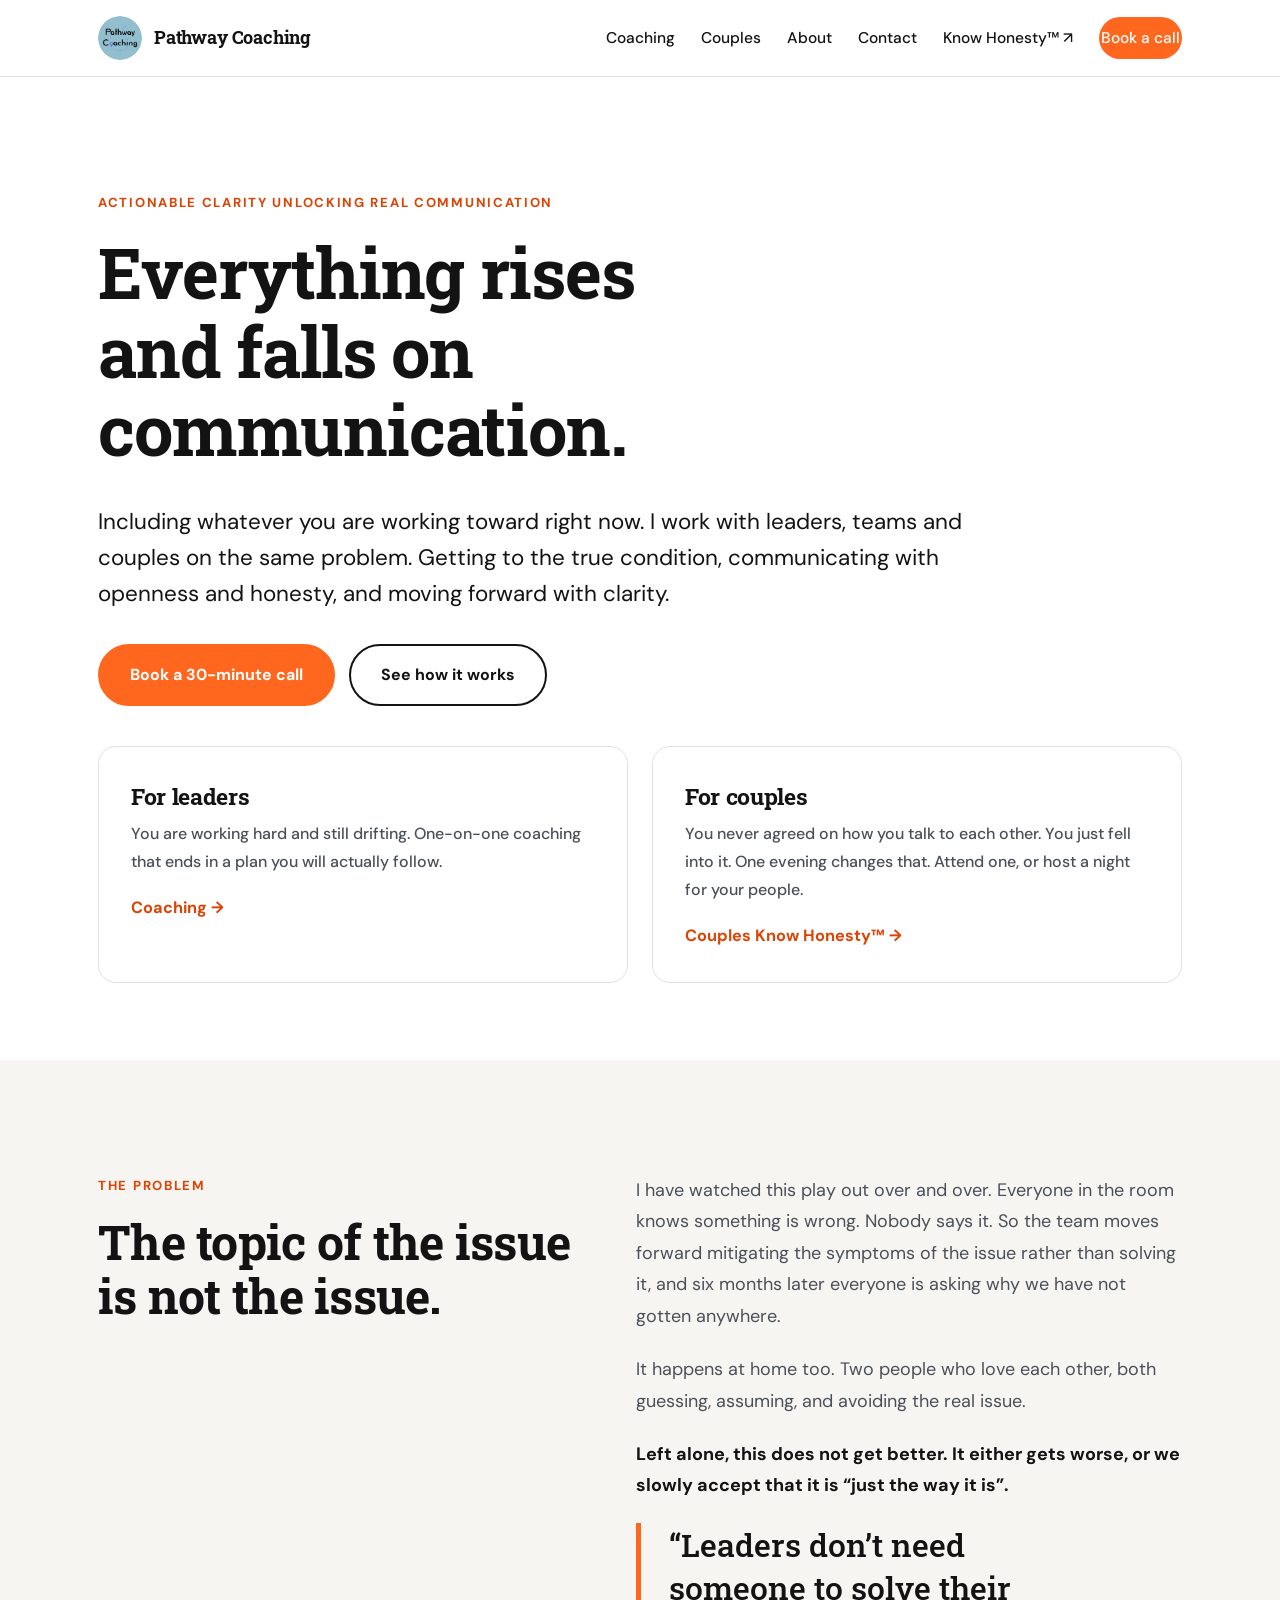
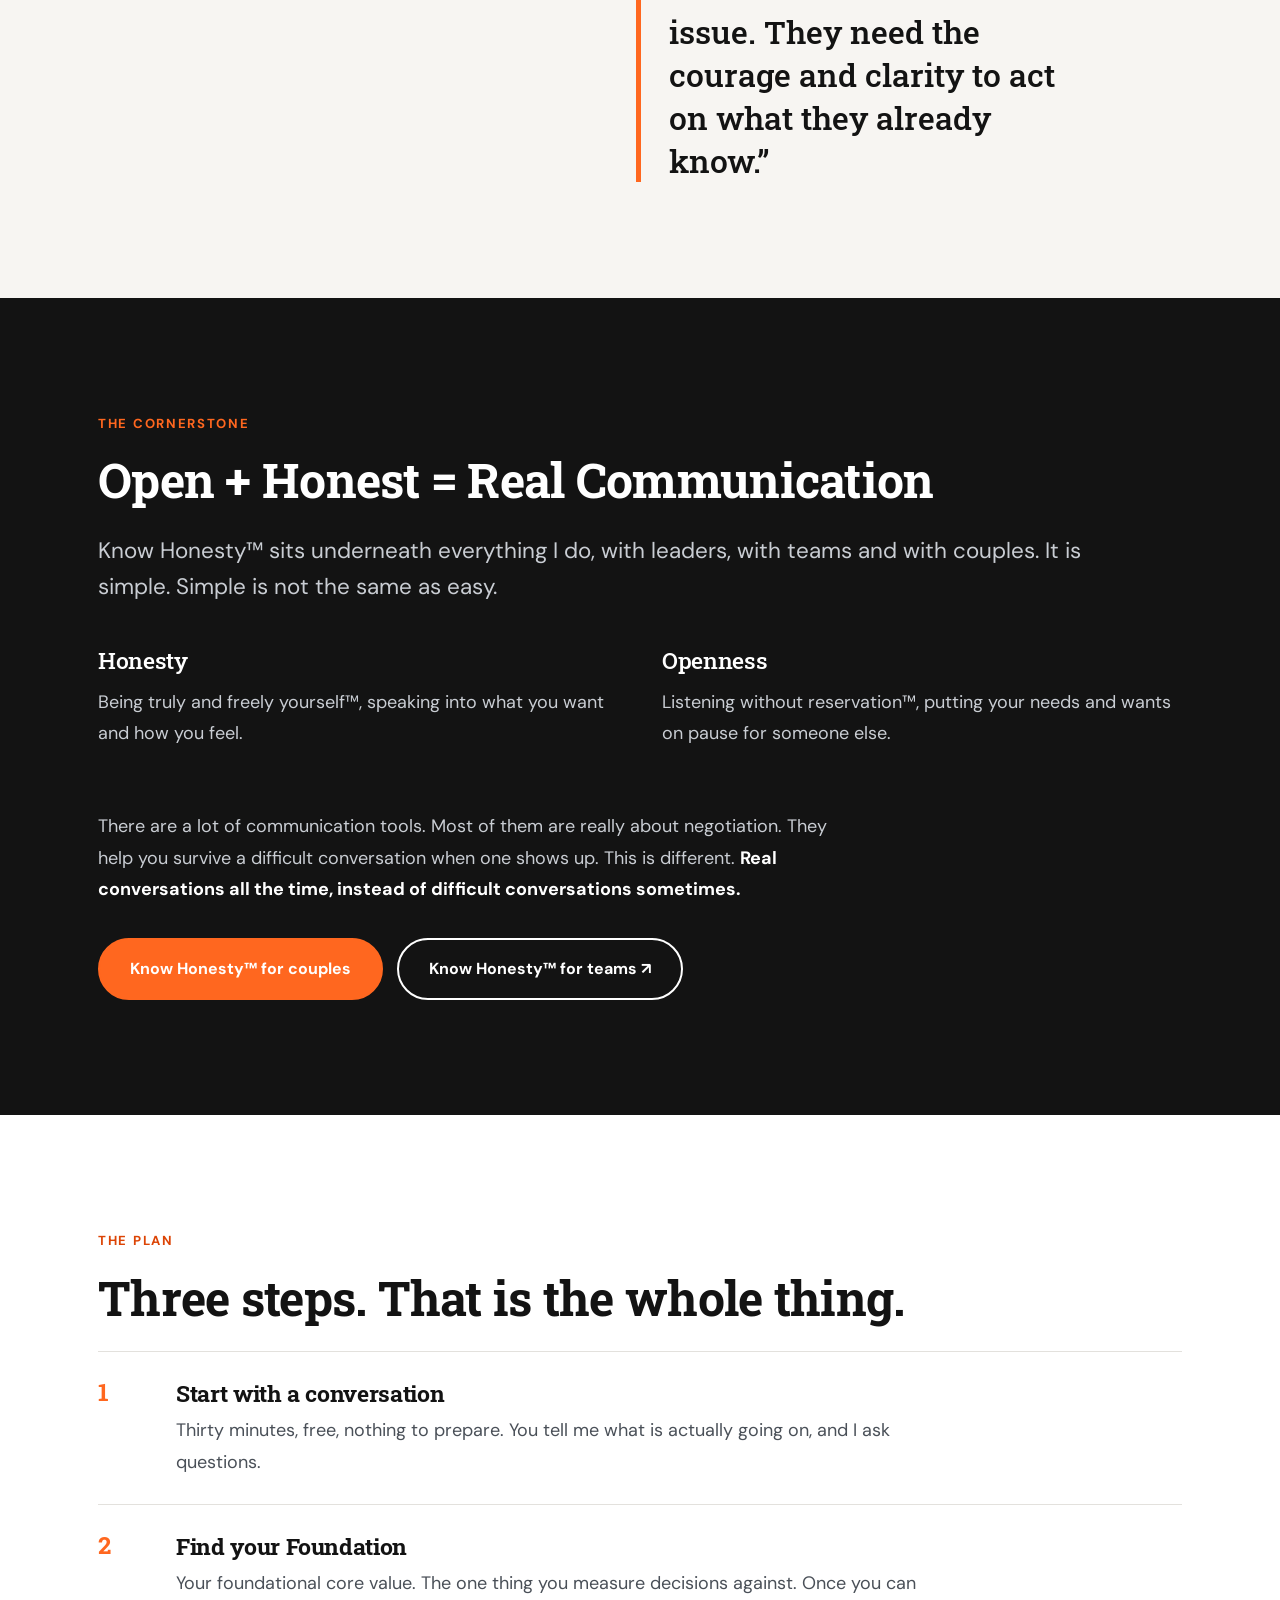
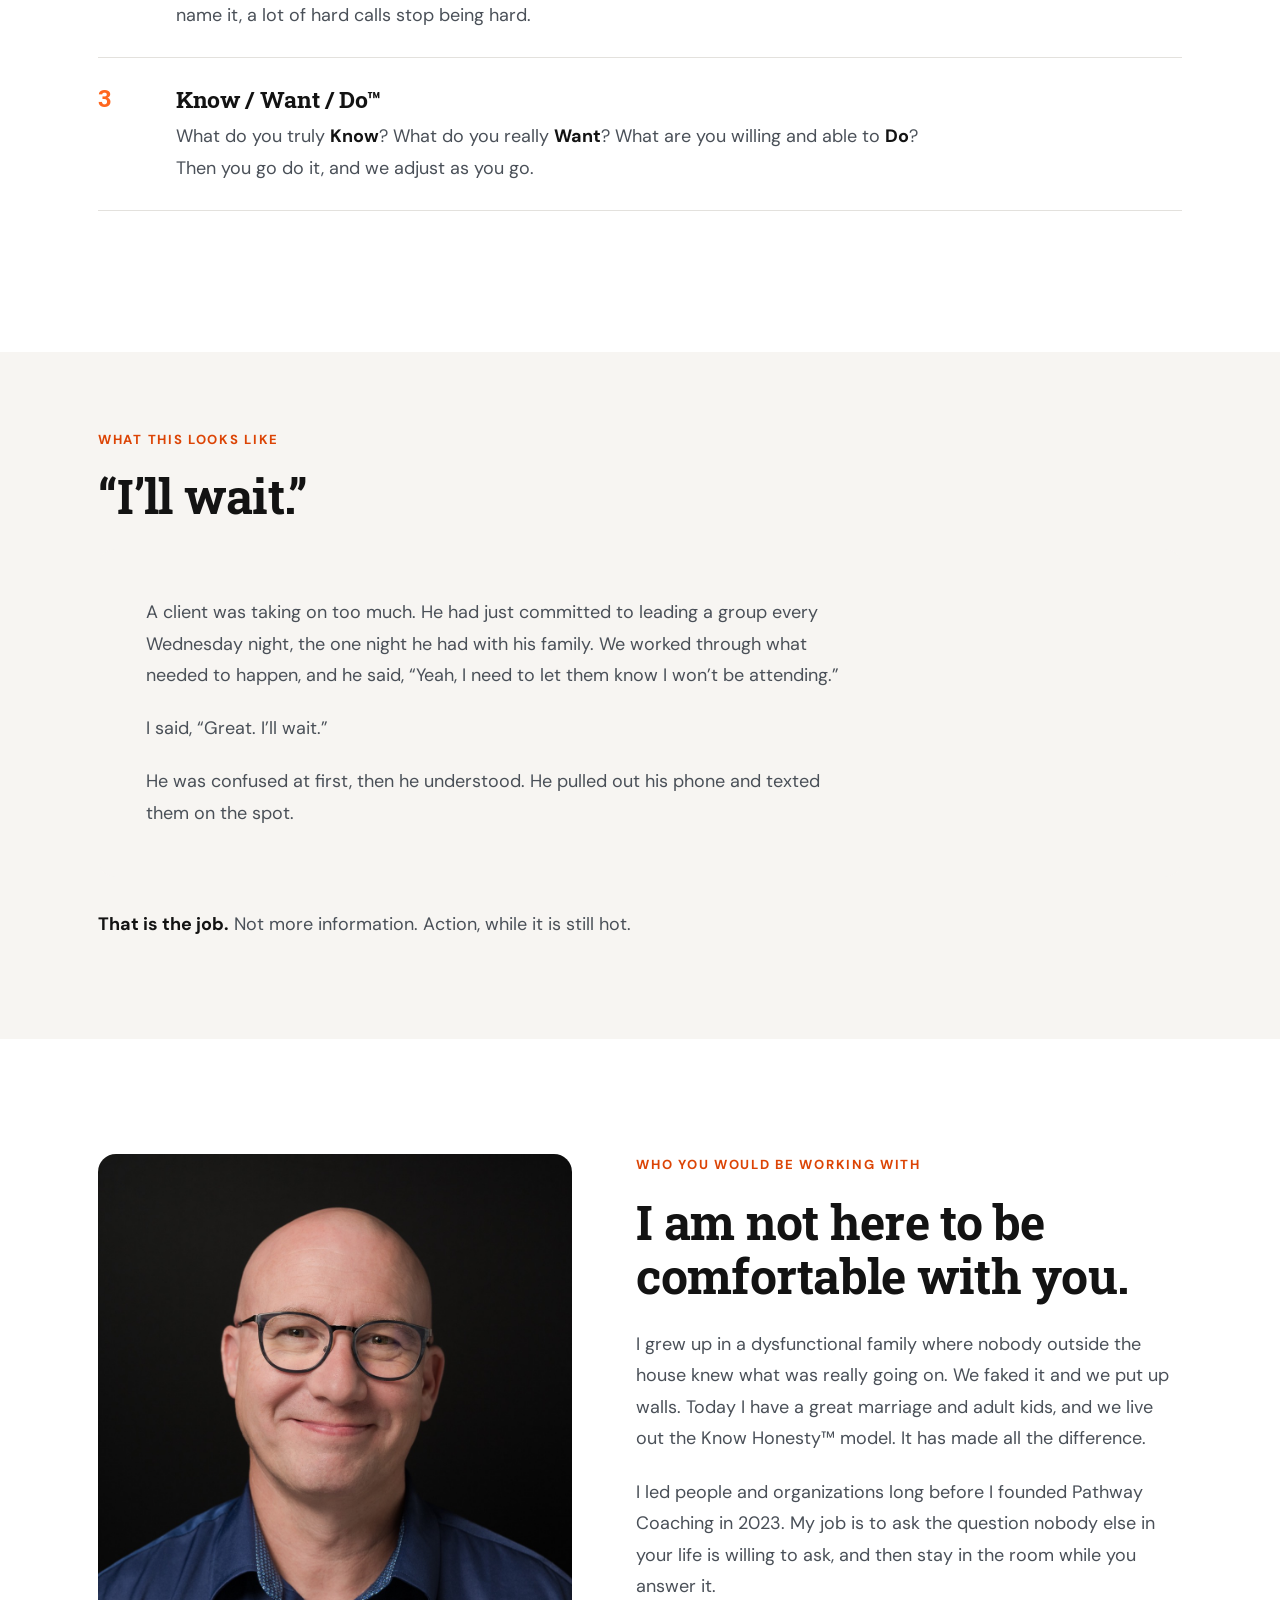
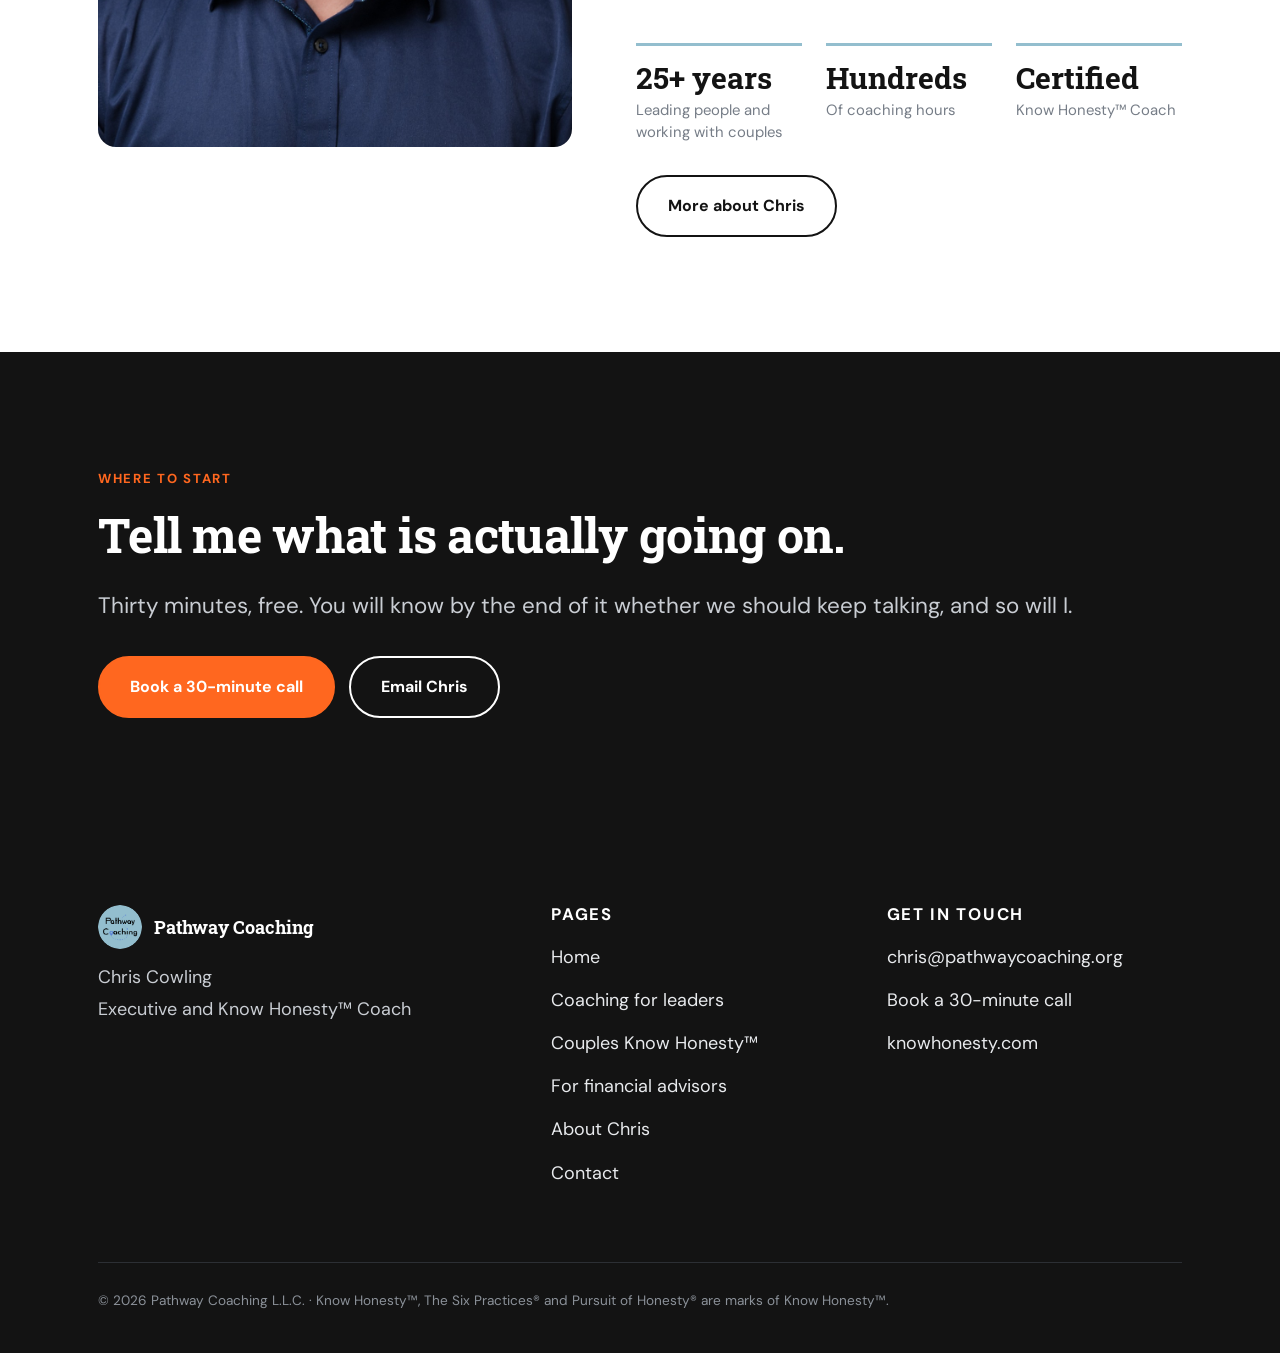
<file: index.html>
<!DOCTYPE html>
<html lang="en">
<head>
<meta charset="utf-8" />
<meta name="viewport" content="width=device-width, initial-scale=1" />
<title>Pathway Coaching | Chris Cowling</title>
<meta name="description" content="Coaching for leaders and Couples Know Honesty&trade; workshops. Get to what is true, say it out loud, and do something about it. Chris Cowling, Pathway Coaching." />
<link rel="canonical" href="https://pathwaycoaching.org/" />
<meta property="og:type" content="website" />
<meta property="og:site_name" content="Pathway Coaching" />
<meta property="og:title" content="Everything rises and falls on communication." />
<meta property="og:description" content="Coaching for leaders and Couples Know Honesty&trade; workshops. Get to what is true, say it out loud, and do something about it." />
<meta property="og:url" content="https://pathwaycoaching.org/" />
<meta property="og:image" content="https://pathwaycoaching.org/assets/images/social-preview.png" />
<meta property="og:image:width" content="1200" />
<meta property="og:image:height" content="630" />
<meta name="twitter:card" content="summary_large_image" />
<link rel="icon" type="image/png" href="assets/images/logo-pathway.png" />
<link rel="preconnect" href="https://fonts.googleapis.com" />
<link rel="preconnect" href="https://fonts.gstatic.com" crossorigin />
<link href="https://fonts.googleapis.com/css2?family=DM+Sans:wght@400;500;700&family=Roboto+Slab:wght@400;500;700&display=swap" rel="stylesheet" />
<link rel="stylesheet" href="assets/css/styles.css" />
<script type="application/ld+json">
{
 "@context": "https://schema.org",
 "@graph": [
  {
   "@type": "ProfessionalService",
   "@id": "https://pathwaycoaching.org/#org",
   "name": "Pathway Coaching",
   "url": "https://pathwaycoaching.org/",
   "logo": "https://pathwaycoaching.org/assets/images/logo-pathway.png",
   "email": "chris@pathwaycoaching.org",
   "foundingDate": "2023",
   "founder": {
    "@id": "https://pathwaycoaching.org/#chris"
   },
   "description": "Executive and leadership coaching for executives, entrepreneurs and business owners, and Couples Know Honesty™ communication workshops for couples.",
   "makesOffer": [
    {
     "@type": "Offer",
     "itemOffered": {
      "@type": "Service",
      "name": "Coaching for leaders",
      "description": "One-on-one coaching for executives, entrepreneurs and business owners.",
      "url": "https://pathwaycoaching.org/coaching.html"
     }
    },
    {
     "@type": "Offer",
     "itemOffered": {
      "@type": "Service",
      "name": "Couples Know Honesty™",
      "description": "A 2.5 hour Know Honesty™ communication workshop for couples.",
      "url": "https://pathwaycoaching.org/couples.html"
     }
    }
   ]
  },
  {
   "@type": "Person",
   "@id": "https://pathwaycoaching.org/#chris",
   "name": "Chris Cowling",
   "jobTitle": "Executive and Know Honesty™ Coach",
   "description": "Chris Cowling is an executive coach and the founder of Pathway Coaching. He coaches executives, entrepreneurs and business owners one-on-one, and leads Couples Know Honesty™ communication workshops for couples. Over 25 years leading people and working with couples.",
   "url": "https://pathwaycoaching.org/about.html",
   "image": "https://pathwaycoaching.org/assets/images/chris-cowling.jpg",
   "email": "chris@pathwaycoaching.org",
   "worksFor": {
    "@id": "https://pathwaycoaching.org/#org"
   },
   "knowsAbout": [
    "Executive coaching",
    "Leadership coaching",
    "Business coaching",
    "Couples communication",
    "Couples Know Honesty™",
    "Know Honesty™"
   ]
  },
  {
   "@type": "WebSite",
   "@id": "https://pathwaycoaching.org/#site",
   "name": "Pathway Coaching",
   "url": "https://pathwaycoaching.org/",
   "publisher": {
    "@id": "https://pathwaycoaching.org/#org"
   }
  }
 ]
}
</script>
</head>
<body>
<a class="skip" href="#main">Skip to content</a>

<header class="site-header">
  <div class="container nav-bar">
    <a class="brand" href="index.html">
      <img src="assets/images/logo-pathway.png" alt="" />
      Pathway Coaching
    </a>
    <button class="nav-toggle" aria-expanded="false" aria-controls="nav" aria-label="Menu">&#9776;</button>
    <ul class="nav-links" id="nav">
      <li><a href="coaching.html">Coaching</a></li>
      <li><a href="couples.html">Couples</a></li>
      <li><a href="about.html">About</a></li>
      <li><a href="contact.html">Contact</a></li>
      <li><a href="https://knowhonesty.com" rel="noopener">Know Honesty&trade; <span aria-hidden="true">&#8599;</span></a></li>
      <li><a class="btn" href="https://calendly.com/chrispathwaycoaching/meeting">Book a call</a></li>
    </ul>
  </div>
</header>

<main id="main">

  <!-- ============ HERO ============ -->
  <section class="hero">
    <div class="container">
      <p class="eyebrow">Actionable clarity unlocking real communication</p>
      <h1>Everything rises and falls on communication.</h1>
      <p class="lead">Including whatever you are working toward right now. I work with leaders, teams and couples on the same problem. Getting to the true condition, communicating with openness and honesty, and moving forward with clarity.</p>
      <div class="btn-row">
        <a class="btn" href="https://calendly.com/chrispathwaycoaching/meeting">Book a 30-minute call</a>
        <a class="btn-ghost" href="#plan">See how it works</a>
      </div>

      <div class="doors">
        <a class="door" href="coaching.html">
          <h3>For leaders</h3>
          <p>You are working hard and still drifting. One-on-one coaching that ends in a plan you will actually follow.</p>
          <span class="arrow-link">Coaching</span>
        </a>
        <a class="door" href="couples.html">
          <h3>For couples</h3>
          <p>You never agreed on how you talk to each other. You just fell into it. One evening changes that. Attend one, or host a night for your people.</p>
          <span class="arrow-link">Couples Know Honesty&trade;</span>
        </a>
      </div>
    </div>
  </section>

  <!-- ============ PROBLEM ============ -->
  <section class="band-warm">
    <div class="container">
      <div class="split">
        <div>
          <p class="eyebrow">The problem</p>
          <h2>The topic of the issue is not the issue.</h2>
        </div>
        <div>
          <p>I have watched this play out over and over. Everyone in the room knows something is wrong. Nobody says it. So the team moves forward mitigating the symptoms of the issue rather than solving it, and six months later everyone is asking why we have not gotten anywhere.</p>
          <p>It happens at home too. Two people who love each other, both guessing, assuming, and avoiding the real issue.</p>
          <p><strong>Left alone, this does not get better. It either gets worse, or we slowly accept that it is &ldquo;just the way it is&rdquo;.</strong></p>
          <p class="says">&ldquo;Leaders don&rsquo;t need someone to solve their issue. They need the courage and clarity to act on what they already know.&rdquo;</p>
        </div>
      </div>
    </div>
  </section>

  <!-- ============ KNOW HONESTY ============ -->
  <section id="know-honesty" class="band-ink">
    <div class="container">
      <p class="eyebrow">The cornerstone</p>
      <h2>Open + Honest = Real Communication</h2>
      <p class="lead">Know Honesty&trade; sits underneath everything I do, with leaders, with teams and with couples. It is simple. Simple is not the same as easy.</p>
      <div class="grid-2" style="margin-top:2.5rem">
        <div>
          <h3>Honesty</h3>
          <p>Being truly and freely yourself&trade;, speaking into what you want and how you feel.</p>
        </div>
        <div>
          <h3>Openness</h3>
          <p>Listening without reservation&trade;, putting your needs and wants on pause for someone else.</p>
        </div>
      </div>
      <p style="margin-top:2.5rem">There are a lot of communication tools. Most of them are really about negotiation. They help you survive a difficult conversation when one shows up. This is different. <strong>Real conversations all the time, instead of difficult conversations sometimes.</strong></p>
      <div class="btn-row">
        <a class="btn" href="couples.html">Know Honesty&trade; for couples</a>
        <a class="btn-ghost" href="https://knowhonesty.com" rel="noopener">Know Honesty&trade; for teams <span aria-hidden="true">&#8599;</span></a>
      </div>
    </div>
  </section>

  <!-- ============ THE PLAN ============ -->
  <section id="plan">
    <div class="container">
      <p class="eyebrow">The plan</p>
      <h2>Three steps. That is the whole thing.</h2>
      <ol class="steps">
        <li>
          <div>
            <h3>Start with a conversation</h3>
            <p>Thirty minutes, free, nothing to prepare. You tell me what is actually going on, and I ask questions.</p>
          </div>
        </li>
        <li>
          <div>
            <h3>Find your Foundation</h3>
            <p>Your foundational core value. The one thing you measure decisions against. Once you can name it, a lot of hard calls stop being hard.</p>
          </div>
        </li>
        <li>
          <div>
            <h3>Know / Want / Do&trade;</h3>
            <p>What do you truly <strong>Know</strong>? What do you really <strong>Want</strong>? What are you willing and able to <strong>Do</strong>? Then you go do it, and we adjust as you go.</p>
          </div>
        </li>
      </ol>
    </div>
  </section>

  <!-- ============ STORY ============ -->
  <section class="band-warm tight">
    <div class="container">
      <p class="eyebrow">What this looks like</p>
      <h2>&ldquo;I&rsquo;ll wait.&rdquo;</h2>
      <div class="story">
        <p>A client was taking on too much. He had just committed to leading a group every Wednesday night, the one night he had with his family. We worked through what needed to happen, and he said, &ldquo;Yeah, I need to let them know I won&rsquo;t be attending.&rdquo;</p>
        <p>I said, &ldquo;Great. I&rsquo;ll wait.&rdquo;</p>
        <p>He was confused at first, then he understood. He pulled out his phone and texted them on the spot.</p>
      </div>
      <p style="margin-top:2rem"><strong>That is the job.</strong> Not more information. Action, while it is still hot.</p>
    </div>
  </section>

  <!-- ============ GUIDE ============ -->
  <section>
    <div class="container">
      <div class="split">
        <div class="portrait-wrap">
          <img class="portrait" src="assets/images/chris-cowling.jpg" alt="Chris Cowling" />
        </div>
        <div>
          <p class="eyebrow">Who you would be working with</p>
          <h2>I am not here to be comfortable with you.</h2>
          <p>I grew up in a dysfunctional family where nobody outside the house knew what was really going on. We faked it and we put up walls. Today I have a great marriage and adult kids, and we live out the Know Honesty&trade; model. It has made all the difference.</p>
          <p>I led people and organizations long before I founded Pathway Coaching in 2023. My job is to ask the question nobody else in your life is willing to ask, and then stay in the room while you answer it.</p>
          <div class="stats" style="grid-template-columns:repeat(3,1fr)">
            <div class="stat"><b>25+ years</b><span>Leading people and working with couples</span></div>
            <div class="stat"><b>Hundreds</b><span>Of coaching hours</span></div>
            <div class="stat"><b>Certified</b><span>Know Honesty&trade; Coach</span></div>
          </div>
          <div class="btn-row">
            <a class="btn-ghost" href="about.html">More about Chris</a>
          </div>
        </div>
      </div>
    </div>
  </section>

  <!-- ============ CLOSE ============ -->
  <section class="band-ink">
    <div class="container">
      <p class="eyebrow">Where to start</p>
      <h2>Tell me what is actually going on.</h2>
      <p class="lead">Thirty minutes, free. You will know by the end of it whether we should keep talking, and so will I.</p>
      <div class="btn-row">
        <a class="btn" href="https://calendly.com/chrispathwaycoaching/meeting">Book a 30-minute call</a>
        <a class="btn-ghost" href="mailto:chris@pathwaycoaching.org">Email Chris</a>
      </div>
    </div>
  </section>

</main>

<footer class="site-footer">
  <div class="container">
    <div class="footer-grid">
      <div>
        <div class="footer-brand">
          <img src="assets/images/logo-pathway.png" alt="" />
          Pathway Coaching
        </div>
        <p>Chris Cowling<br />Executive and Know Honesty&trade; Coach</p>
      </div>
      <div>
        <h2>Pages</h2>
        <ul>
          <li><a href="index.html">Home</a></li>
          <li><a href="coaching.html">Coaching for leaders</a></li>
          <li><a href="couples.html">Couples Know Honesty&trade;</a></li>
          <li><a href="advisors.html">For financial advisors</a></li>
          <li><a href="about.html">About Chris</a></li>
          <li><a href="contact.html">Contact</a></li>
        </ul>
      </div>
      <div>
        <h2>Get in touch</h2>
        <ul>
          <li><a href="mailto:chris@pathwaycoaching.org">chris@pathwaycoaching.org</a></li>
          <li><a href="https://calendly.com/chrispathwaycoaching/meeting">Book a 30-minute call</a></li>
          <li><a href="https://knowhonesty.com" rel="noopener">knowhonesty.com</a></li>
        </ul>
      </div>
    </div>
    <div class="footer-legal">
      <p>&copy; 2026 Pathway Coaching L.L.C. &middot; Know Honesty&trade;, The Six Practices&reg; and Pursuit of Honesty&reg; are marks of Know Honesty&trade;.</p>
    </div>
  </div>
</footer>

<script>
(function () {
  var t = document.querySelector('.nav-toggle'), n = document.getElementById('nav');
  t.addEventListener('click', function () {
    var open = n.classList.toggle('open');
    t.setAttribute('aria-expanded', open ? 'true' : 'false');
  });
})();
</script>
</body>
</html>
</file>
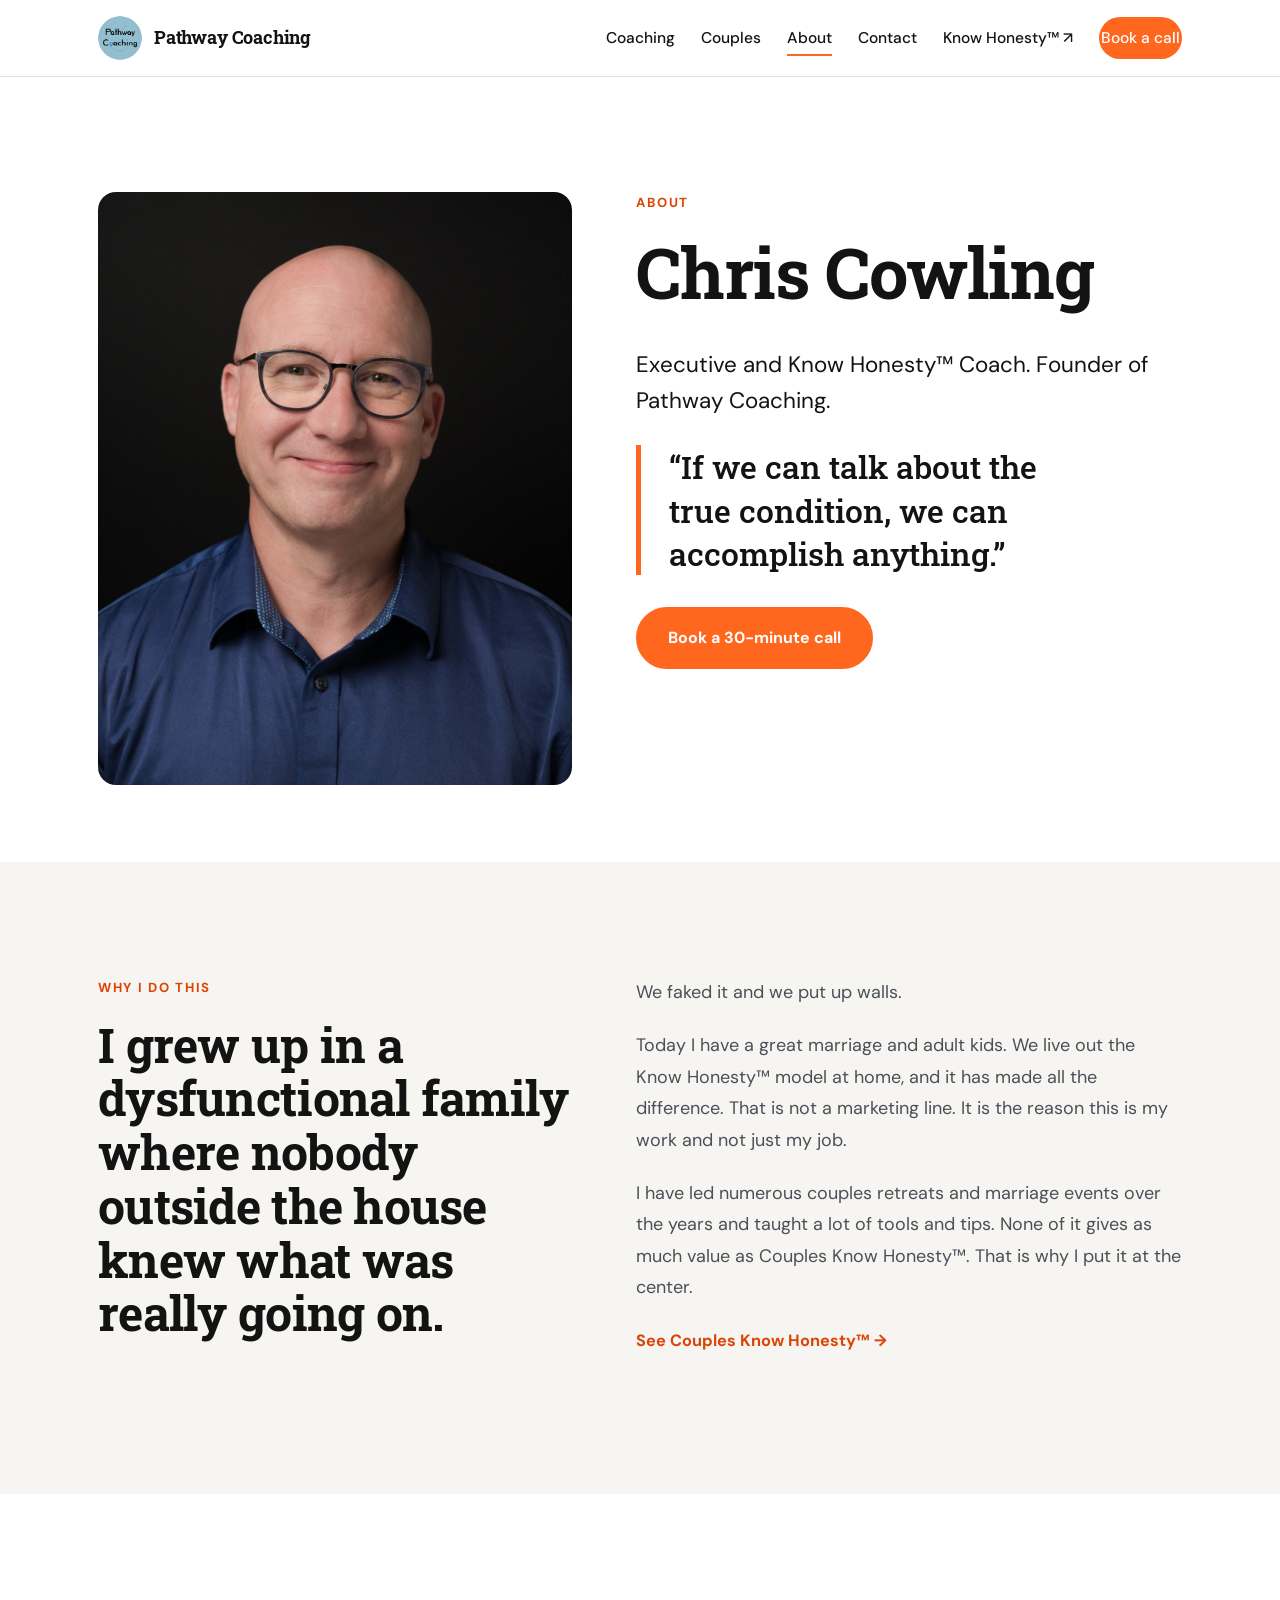
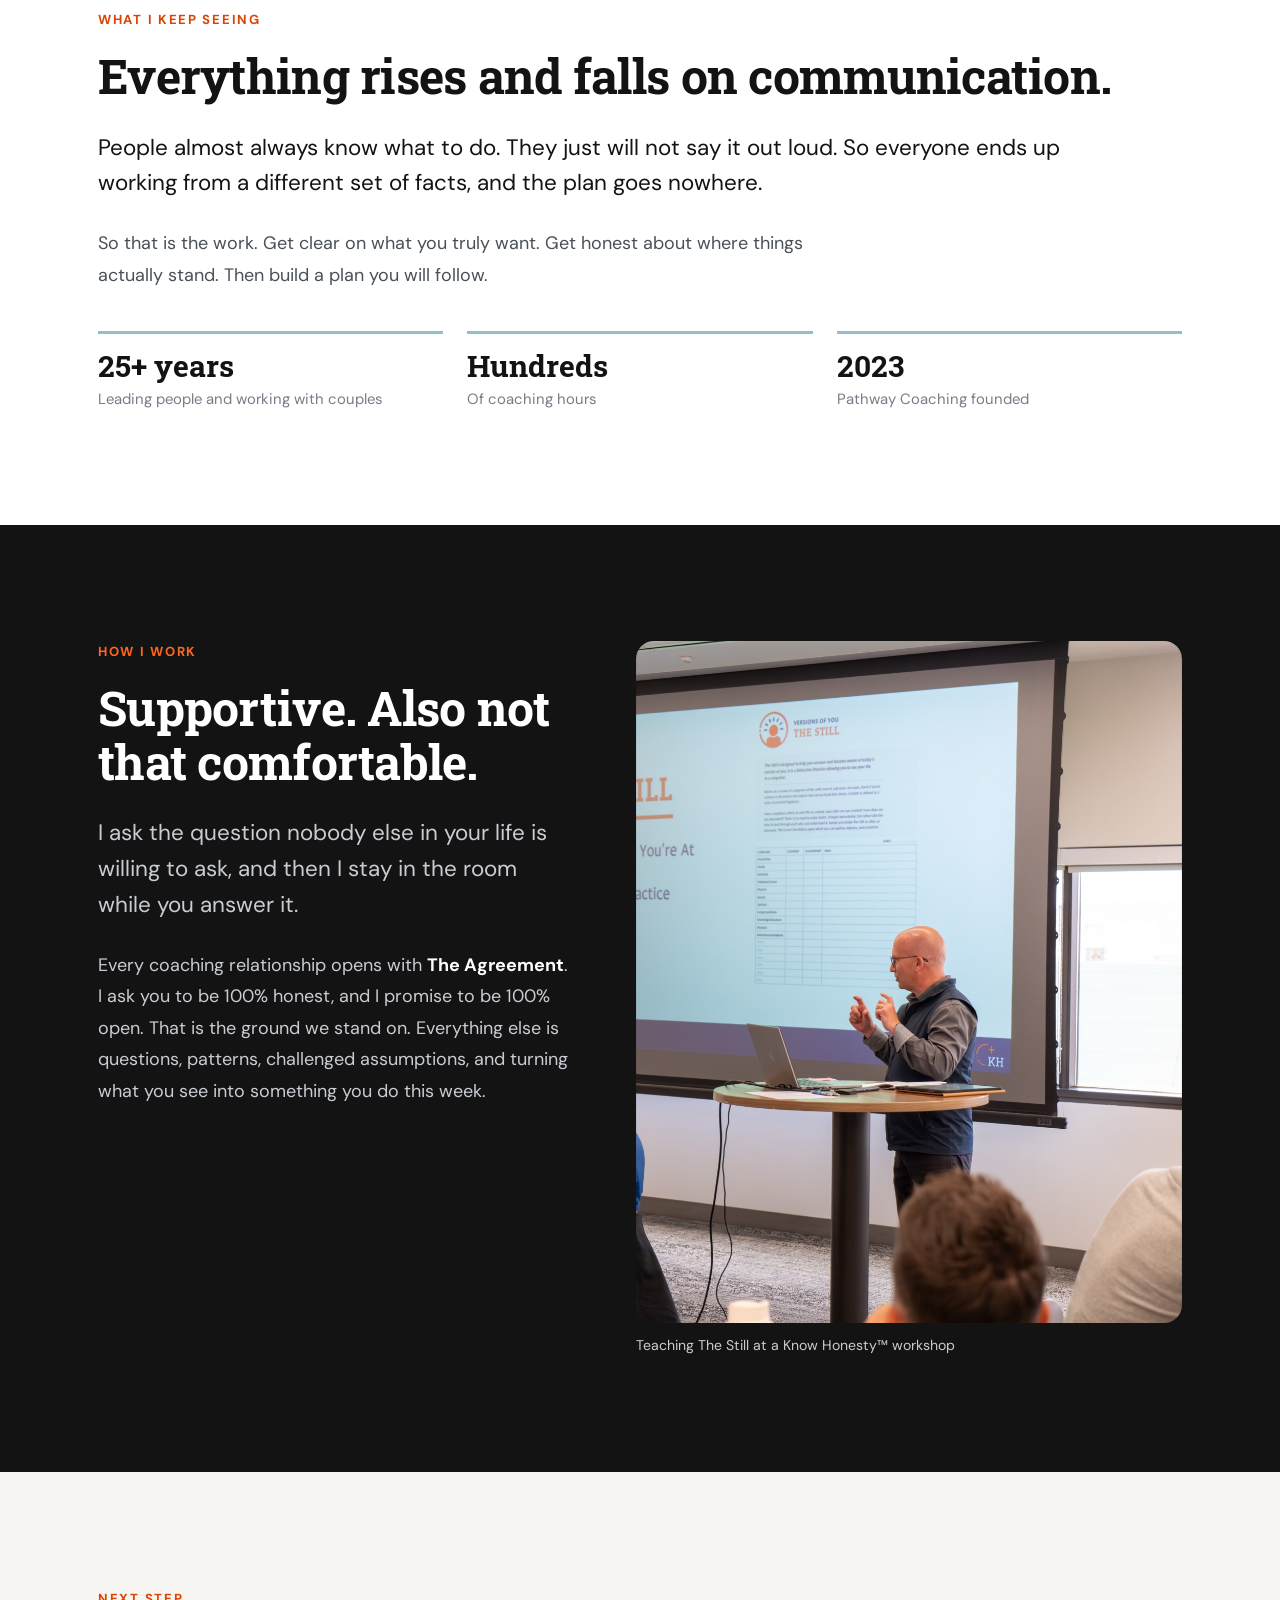
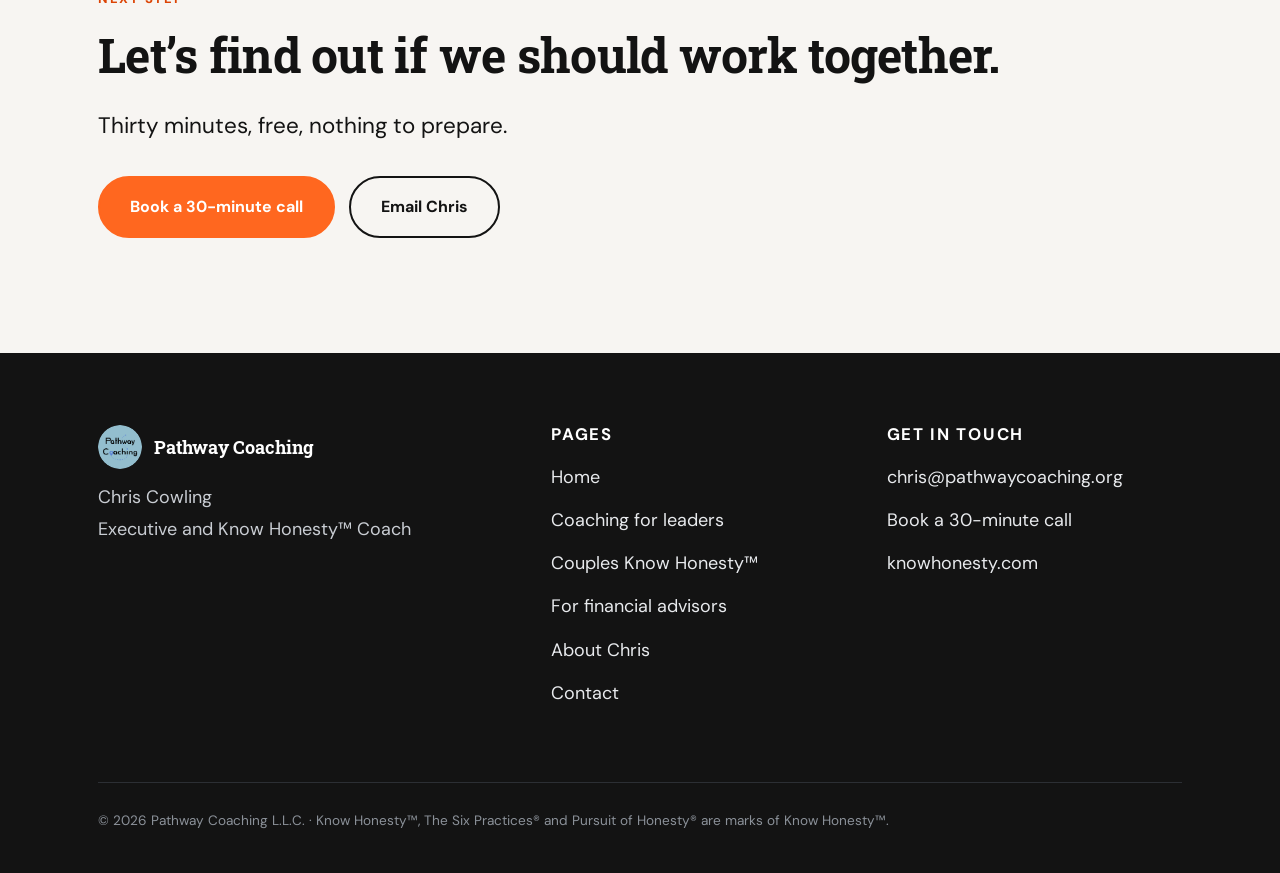
<file: about.html>
<!DOCTYPE html>
<html lang="en">
<head>
<meta charset="utf-8" />
<meta name="viewport" content="width=device-width, initial-scale=1" />
<title>About Chris Cowling | Pathway Coaching</title>
<meta name="description" content="Chris Cowling, Executive and Know Honesty&trade; Coach. Over 25 years leading people and working with couples, and hundreds of coaching hours." />
<link rel="canonical" href="https://pathwaycoaching.org/about.html" />
<meta property="og:type" content="profile" />
<meta property="og:site_name" content="Pathway Coaching" />
<meta property="og:title" content="If we can talk about the true condition, we can accomplish anything." />
<meta property="og:description" content="Executive and Know Honesty&trade; Coach. Over 25 years leading people and working with couples, and hundreds of coaching hours." />
<meta property="og:url" content="https://pathwaycoaching.org/about.html" />
<meta property="og:image" content="https://pathwaycoaching.org/assets/images/social-preview.png" />
<meta property="og:image:width" content="1200" />
<meta property="og:image:height" content="630" />
<meta name="twitter:card" content="summary_large_image" />
<link rel="icon" type="image/png" href="assets/images/logo-pathway.png" />
<link rel="preconnect" href="https://fonts.googleapis.com" />
<link rel="preconnect" href="https://fonts.gstatic.com" crossorigin />
<link href="https://fonts.googleapis.com/css2?family=DM+Sans:wght@400;500;700&family=Roboto+Slab:wght@400;500;700&display=swap" rel="stylesheet" />
<link rel="stylesheet" href="assets/css/styles.css" />
<script type="application/ld+json">
{
 "@context": "https://schema.org",
 "@graph": [
  {
   "@type": "ProfilePage",
   "url": "https://pathwaycoaching.org/about.html",
   "mainEntity": {
    "@id": "https://pathwaycoaching.org/#chris"
   }
  },
  {
   "@type": "Person",
   "@id": "https://pathwaycoaching.org/#chris",
   "name": "Chris Cowling",
   "jobTitle": "Executive and Know Honesty™ Coach",
   "description": "Chris Cowling is an executive coach and the founder of Pathway Coaching. He coaches executives, entrepreneurs and business owners one-on-one, and leads Couples Know Honesty™ communication workshops for couples. Over 25 years leading people and working with couples.",
   "url": "https://pathwaycoaching.org/about.html",
   "image": "https://pathwaycoaching.org/assets/images/chris-cowling.jpg",
   "email": "chris@pathwaycoaching.org",
   "worksFor": {
    "@id": "https://pathwaycoaching.org/#org"
   },
   "knowsAbout": [
    "Executive coaching",
    "Leadership coaching",
    "Business coaching",
    "Couples communication",
    "Couples Know Honesty™",
    "Know Honesty™"
   ]
  },
  {
   "@type": "ProfessionalService",
   "@id": "https://pathwaycoaching.org/#org",
   "name": "Pathway Coaching",
   "url": "https://pathwaycoaching.org/",
   "logo": "https://pathwaycoaching.org/assets/images/logo-pathway.png",
   "email": "chris@pathwaycoaching.org",
   "foundingDate": "2023",
   "founder": {
    "@id": "https://pathwaycoaching.org/#chris"
   },
   "description": "Executive and leadership coaching for executives, entrepreneurs and business owners, and Couples Know Honesty™ communication workshops for couples.",
   "makesOffer": [
    {
     "@type": "Offer",
     "itemOffered": {
      "@type": "Service",
      "name": "Coaching for leaders",
      "description": "One-on-one coaching for executives, entrepreneurs and business owners.",
      "url": "https://pathwaycoaching.org/coaching.html"
     }
    },
    {
     "@type": "Offer",
     "itemOffered": {
      "@type": "Service",
      "name": "Couples Know Honesty™",
      "description": "A 2.5 hour Know Honesty™ communication workshop for couples.",
      "url": "https://pathwaycoaching.org/couples.html"
     }
    }
   ]
  }
 ]
}
</script>
</head>
<body>
<a class="skip" href="#main">Skip to content</a>

<header class="site-header">
  <div class="container nav-bar">
    <a class="brand" href="index.html">
      <img src="assets/images/logo-pathway.png" alt="" />
      Pathway Coaching
    </a>
    <button class="nav-toggle" aria-expanded="false" aria-controls="nav" aria-label="Menu">&#9776;</button>
    <ul class="nav-links" id="nav">
      <li><a href="coaching.html">Coaching</a></li>
      <li><a href="couples.html">Couples</a></li>
      <li><a href="about.html" aria-current="page">About</a></li>
      <li><a href="contact.html">Contact</a></li>
      <li><a href="https://knowhonesty.com" rel="noopener">Know Honesty&trade; <span aria-hidden="true">&#8599;</span></a></li>
      <li><a class="btn" href="https://calendly.com/chrispathwaycoaching/meeting">Book a call</a></li>
    </ul>
  </div>
</header>

<main id="main">

  <!-- ============ HERO ============ -->
  <section class="hero">
    <div class="container">
      <div class="split">
        <div class="portrait-wrap">
          <img class="portrait" src="assets/images/chris-cowling.jpg" alt="Chris Cowling" />
        </div>
        <div>
          <p class="eyebrow">About</p>
          <h1>Chris Cowling</h1>
          <p class="lead">Executive and Know Honesty&trade; Coach. Founder of Pathway Coaching.</p>
          <p class="says">&ldquo;If we can talk about the true condition, we can accomplish anything.&rdquo;</p>
          <div class="btn-row">
            <a class="btn" href="https://calendly.com/chrispathwaycoaching/meeting">Book a 30-minute call</a>
          </div>
        </div>
      </div>
    </div>
  </section>

  <!-- ============ WHY ============ -->
  <section class="band-warm">
    <div class="container">
      <div class="split">
        <div>
          <p class="eyebrow">Why I do this</p>
          <h2>I grew up in a dysfunctional family where nobody outside the house knew what was really going on.</h2>
        </div>
        <div>
          <p>We faked it and we put up walls.</p>
          <p>Today I have a great marriage and adult kids. We live out the Know Honesty&trade; model at home, and it has made all the difference. That is not a marketing line. It is the reason this is my work and not just my job.</p>
          <p>I have led numerous couples retreats and marriage events over the years and taught a lot of tools and tips. None of it gives as much value as Couples Know Honesty&trade;. That is why I put it at the center.</p>
          <p><a class="arrow-link" href="couples.html">See Couples Know Honesty&trade;</a></p>
        </div>
      </div>
    </div>
  </section>

  <!-- ============ WHAT I LEARNED ============ -->
  <section>
    <div class="container">
      <p class="eyebrow">What I keep seeing</p>
      <h2>Everything rises and falls on communication.</h2>
      <p class="lead">People almost always know what to do. They just will not say it out loud. So everyone ends up working from a different set of facts, and the plan goes nowhere.</p>
      <p>So that is the work. Get clear on what you truly want. Get honest about where things actually stand. Then build a plan you will follow.</p>

      <div class="stats" style="grid-template-columns:repeat(3,1fr)">
        <div class="stat"><b>25+ years</b><span>Leading people and working with couples</span></div>
        <div class="stat"><b>Hundreds</b><span>Of coaching hours</span></div>
        <div class="stat"><b>2023</b><span>Pathway Coaching founded</span></div>
      </div>
    </div>
  </section>

  <!-- ============ HOW I WORK ============ -->
  <section class="band-ink">
    <div class="container">
      <div class="split">
        <div>
        <p class="eyebrow">How I work</p>
        <h2>Supportive. Also not that comfortable.</h2>
        <p class="lead">I ask the question nobody else in your life is willing to ask, and then I stay in the room while you answer it.</p>
        <p>Every coaching relationship opens with <strong>The Agreement</strong>. I ask you to be 100% honest, and I promise to be 100% open. That is the ground we stand on. Everything else is questions, patterns, challenged assumptions, and turning what you see into something you do this week.</p>
        </div>
        <figure class="photo">
          <img src="assets/images/workshop/chris-the-still.jpg" alt="Chris Cowling teaching The Still at a Know Honesty&trade; workshop" loading="lazy" />
          <figcaption>Teaching The Still at a Know Honesty&trade; workshop</figcaption>
        </figure>
      </div>
    </div>
  </section>

  <!-- ============ CLOSE ============ -->
  <section class="band-warm">
    <div class="container">
      <p class="eyebrow">Next step</p>
      <h2>Let&rsquo;s find out if we should work together.</h2>
      <p class="lead">Thirty minutes, free, nothing to prepare.</p>
      <div class="btn-row">
        <a class="btn" href="https://calendly.com/chrispathwaycoaching/meeting">Book a 30-minute call</a>
        <a class="btn-ghost" href="mailto:chris@pathwaycoaching.org">Email Chris</a>
      </div>
    </div>
  </section>

</main>

<footer class="site-footer">
  <div class="container">
    <div class="footer-grid">
      <div>
        <div class="footer-brand">
          <img src="assets/images/logo-pathway.png" alt="" />
          Pathway Coaching
        </div>
        <p>Chris Cowling<br />Executive and Know Honesty&trade; Coach</p>
      </div>
      <div>
        <h2>Pages</h2>
        <ul>
          <li><a href="index.html">Home</a></li>
          <li><a href="coaching.html">Coaching for leaders</a></li>
          <li><a href="couples.html">Couples Know Honesty&trade;</a></li>
          <li><a href="advisors.html">For financial advisors</a></li>
          <li><a href="about.html">About Chris</a></li>
          <li><a href="contact.html">Contact</a></li>
        </ul>
      </div>
      <div>
        <h2>Get in touch</h2>
        <ul>
          <li><a href="mailto:chris@pathwaycoaching.org">chris@pathwaycoaching.org</a></li>
          <li><a href="https://calendly.com/chrispathwaycoaching/meeting">Book a 30-minute call</a></li>
          <li><a href="https://knowhonesty.com" rel="noopener">knowhonesty.com</a></li>
        </ul>
      </div>
    </div>
    <div class="footer-legal">
      <p>&copy; 2026 Pathway Coaching L.L.C. &middot; Know Honesty&trade;, The Six Practices&reg; and Pursuit of Honesty&reg; are marks of Know Honesty&trade;.</p>
    </div>
  </div>
</footer>

<script>
(function () {
  var t = document.querySelector('.nav-toggle'), n = document.getElementById('nav');
  t.addEventListener('click', function () {
    var open = n.classList.toggle('open');
    t.setAttribute('aria-expanded', open ? 'true' : 'false');
  });
})();
</script>
</body>
</html>
</file>
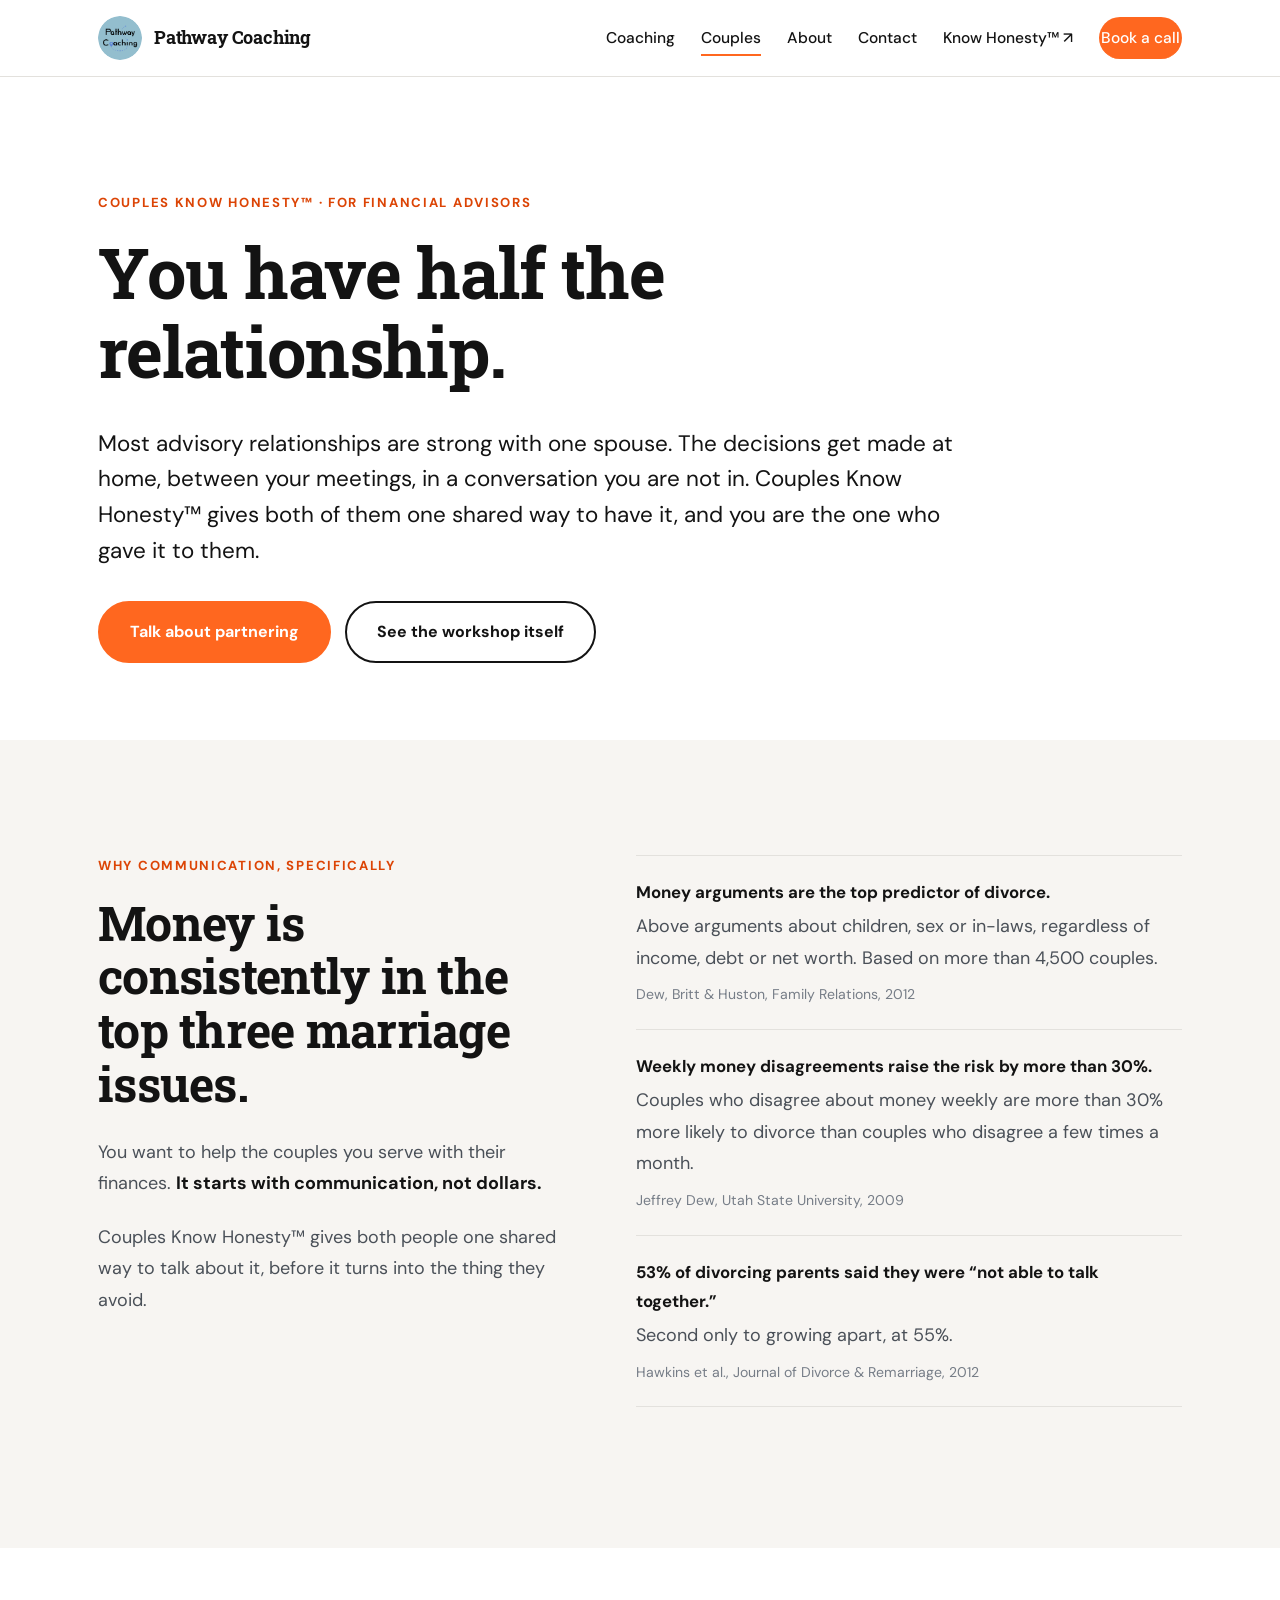
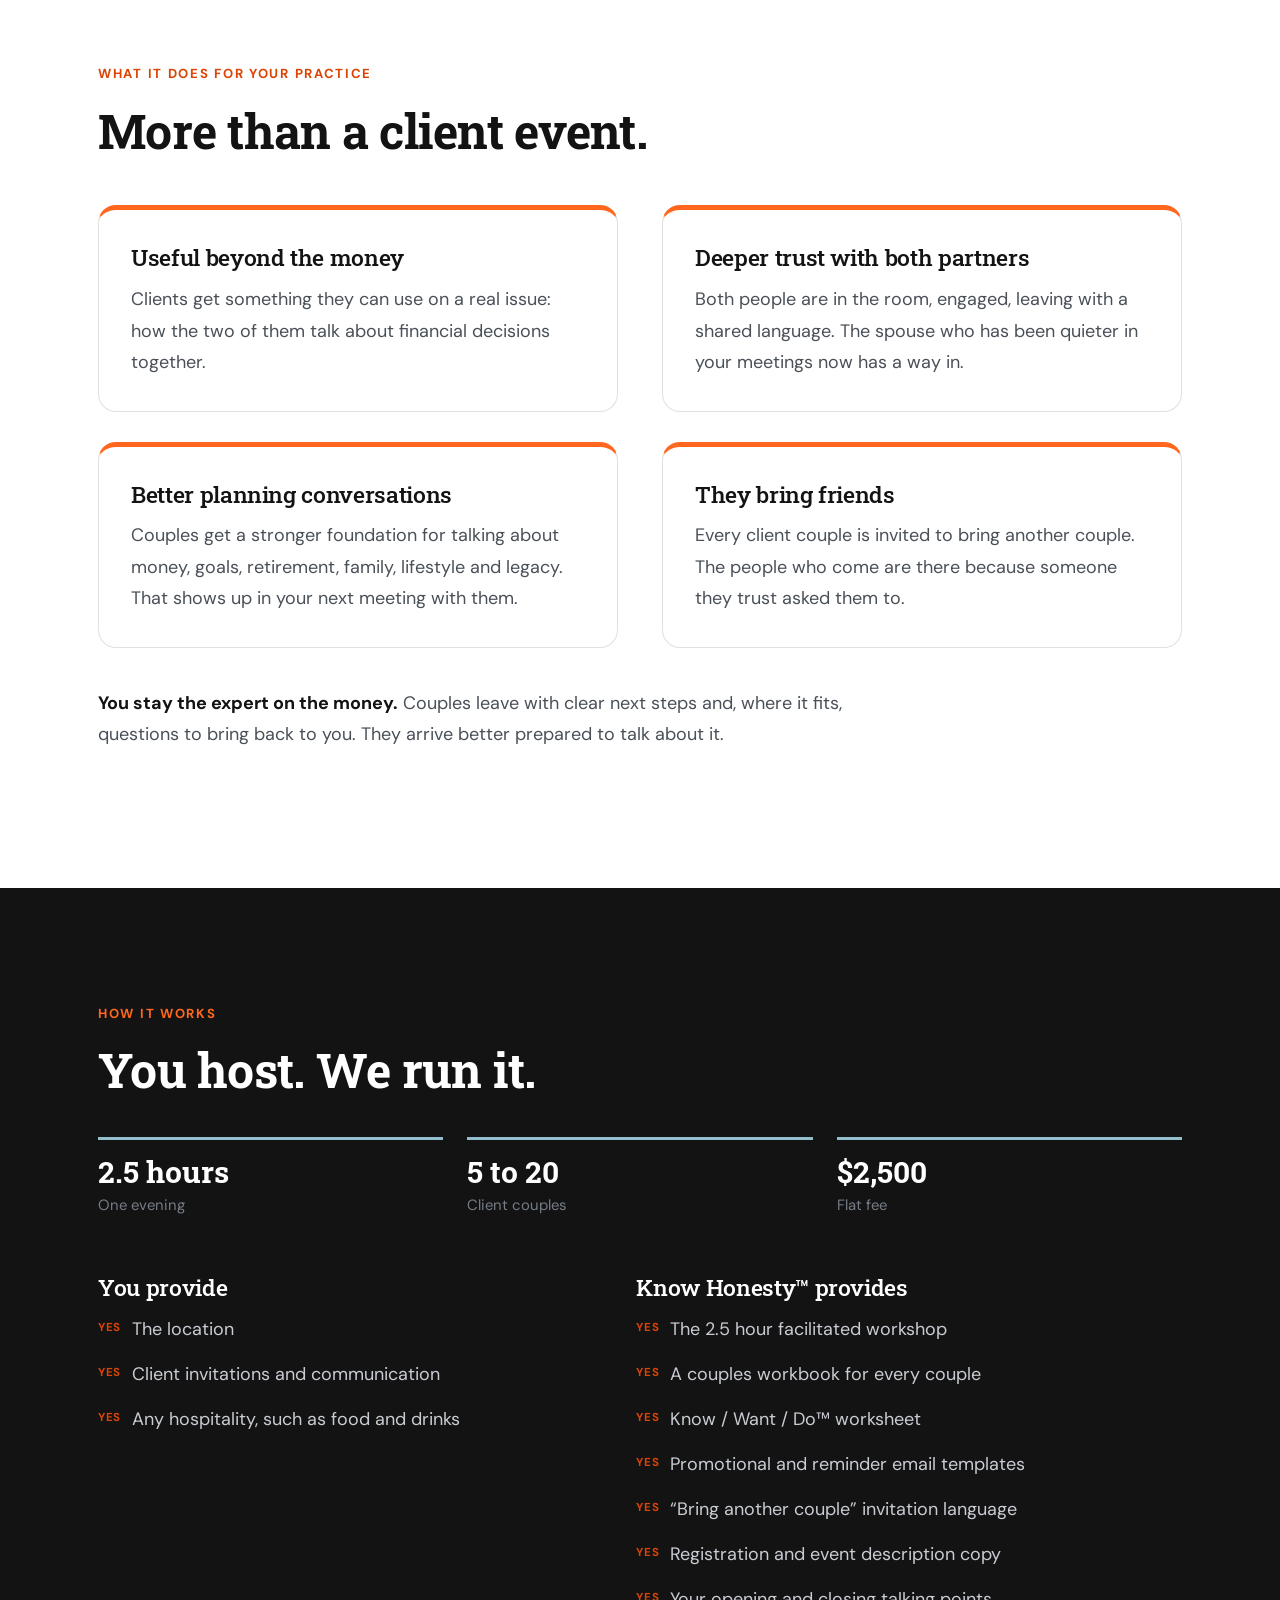
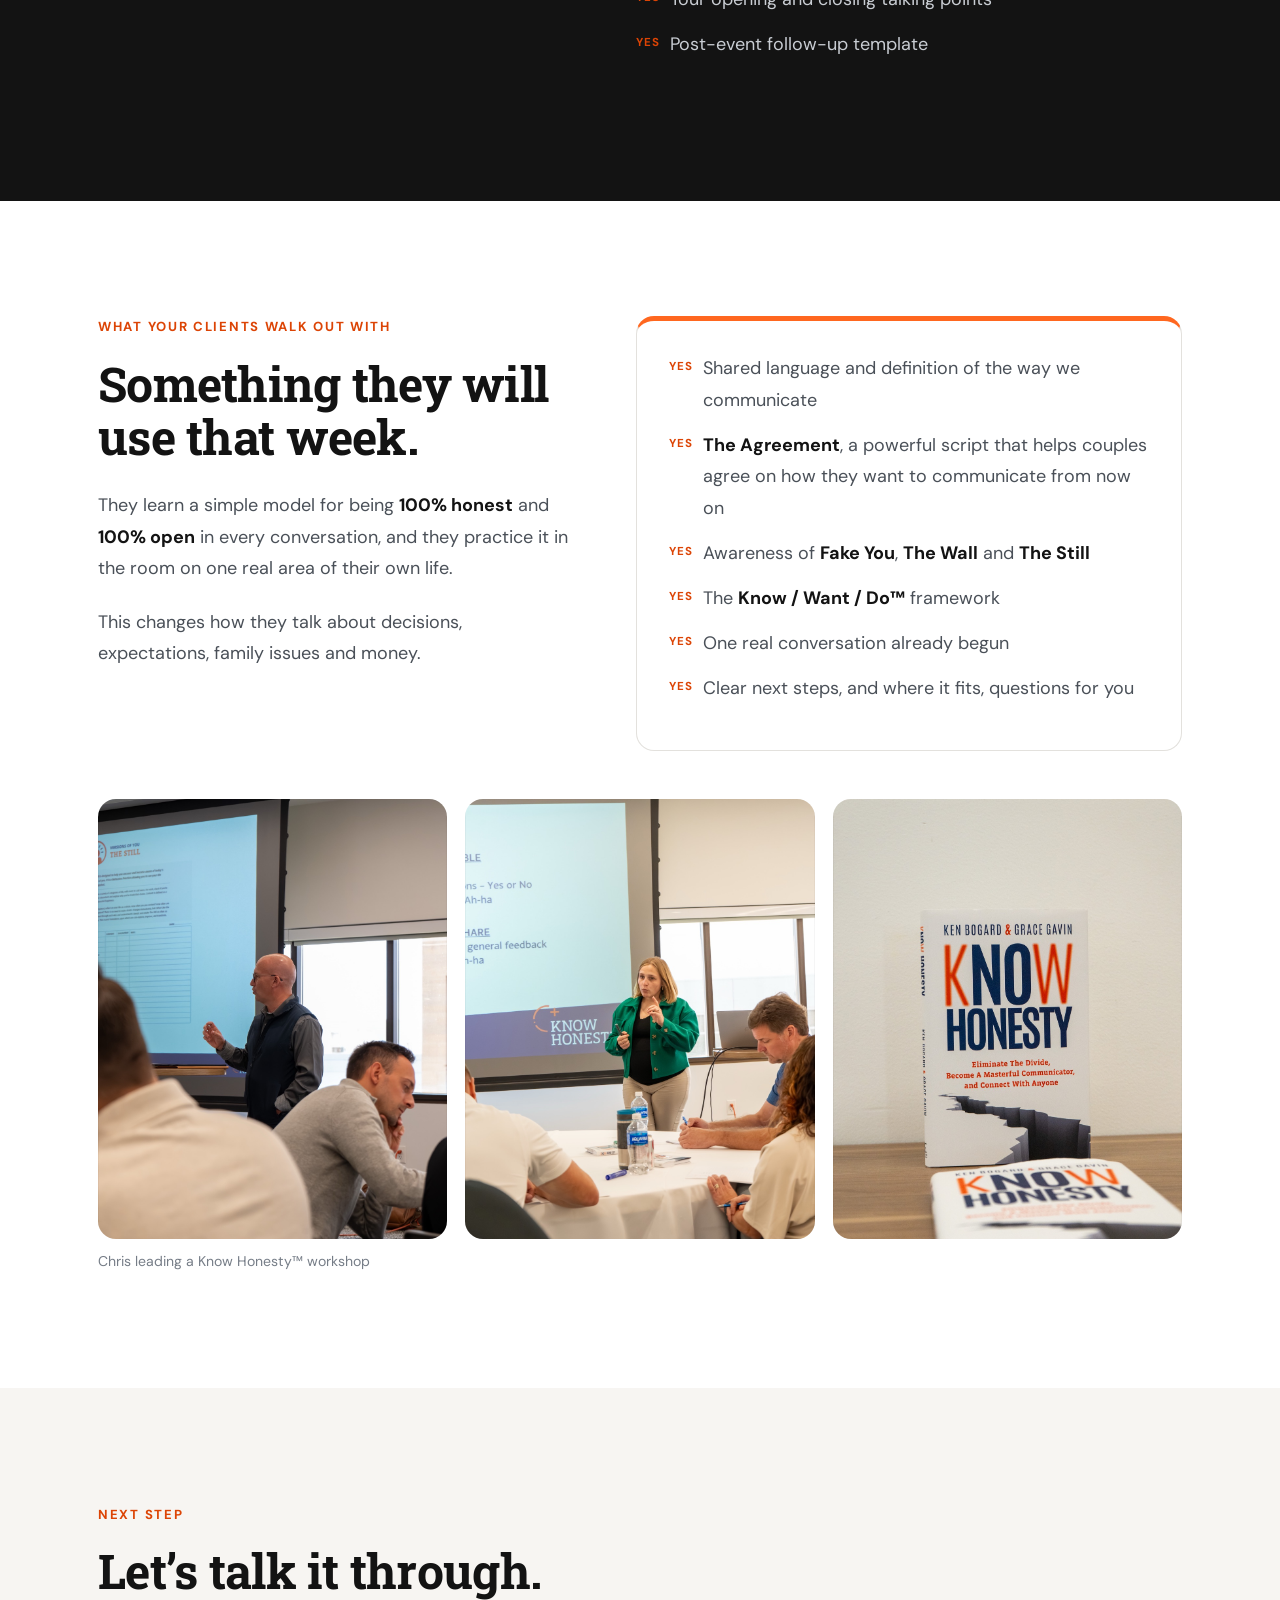
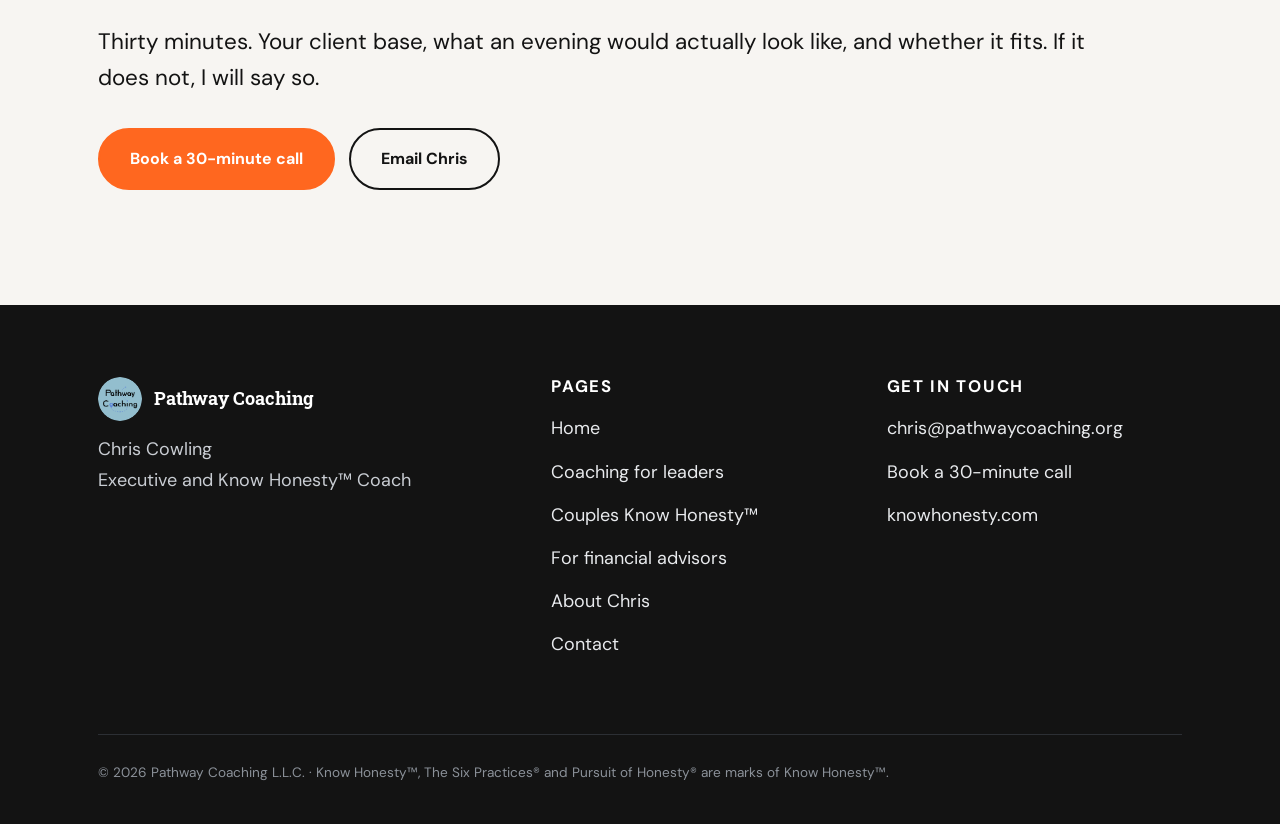
<file: advisors.html>
<!DOCTYPE html>
<html lang="en">
<head>
<meta charset="utf-8" />
<meta name="viewport" content="width=device-width, initial-scale=1" />
<title>Couples Know Honesty&trade; for financial advisors | Pathway Coaching</title>
<meta name="description" content="Partner with Pathway Coaching to bring Couples Know Honesty&trade; to your client couples. Deeper trust with both partners, better money conversations, and warm introductions." />
<link rel="canonical" href="https://pathwaycoaching.org/advisors.html" />
<meta property="og:type" content="website" />
<meta property="og:site_name" content="Pathway Coaching" />
<meta property="og:title" content="You have half the relationship." />
<meta property="og:description" content="Couples Know Honesty&trade; for financial advisors. Deeper trust with both partners, better money conversations, and warm introductions." />
<meta property="og:url" content="https://pathwaycoaching.org/advisors.html" />
<meta property="og:image" content="https://pathwaycoaching.org/assets/images/social-preview.png" />
<meta property="og:image:width" content="1200" />
<meta property="og:image:height" content="630" />
<meta name="twitter:card" content="summary_large_image" />
<link rel="icon" type="image/png" href="assets/images/logo-pathway.png" />
<link rel="preconnect" href="https://fonts.googleapis.com" />
<link rel="preconnect" href="https://fonts.gstatic.com" crossorigin />
<link href="https://fonts.googleapis.com/css2?family=DM+Sans:wght@400;500;700&family=Roboto+Slab:wght@400;500;700&display=swap" rel="stylesheet" />
<link rel="stylesheet" href="assets/css/styles.css" />
</head>
<body>
<a class="skip" href="#main">Skip to content</a>

<header class="site-header">
  <div class="container nav-bar">
    <a class="brand" href="index.html">
      <img src="assets/images/logo-pathway.png" alt="" />
      Pathway Coaching
    </a>
    <button class="nav-toggle" aria-expanded="false" aria-controls="nav" aria-label="Menu">&#9776;</button>
    <ul class="nav-links" id="nav">
      <li><a href="coaching.html">Coaching</a></li>
      <li><a href="couples.html" aria-current="page">Couples</a></li>
      <li><a href="about.html">About</a></li>
      <li><a href="contact.html">Contact</a></li>
      <li><a href="https://knowhonesty.com" rel="noopener">Know Honesty&trade; <span aria-hidden="true">&#8599;</span></a></li>
      <li><a class="btn" href="https://calendly.com/chrispathwaycoaching/meeting">Book a call</a></li>
    </ul>
  </div>
</header>

<main id="main">

  <!-- ============ HERO ============ -->
  <section class="hero">
    <div class="container">
      <p class="eyebrow">Couples Know Honesty&trade; &middot; For financial advisors</p>
      <h1>You have half the relationship.</h1>
      <p class="lead">Most advisory relationships are strong with one spouse. The decisions get made at home, between your meetings, in a conversation you are not in. Couples Know Honesty&trade; gives both of them one shared way to have it, and you are the one who gave it to them.</p>
      <div class="btn-row">
        <a class="btn" href="https://calendly.com/chrispathwaycoaching/meeting">Talk about partnering</a>
        <a class="btn-ghost" href="couples.html">See the workshop itself</a>
      </div>
    </div>
  </section>

  <!-- ============ THE RESEARCH ============ -->
  <section class="band-warm">
    <div class="container">
      <div class="split">
        <div>
          <p class="eyebrow">Why communication, specifically</p>
          <h2>Money is consistently in the top three marriage issues.</h2>
          <p>You want to help the couples you serve with their finances. <strong>It starts with communication, not dollars.</strong></p>
          <p>Couples Know Honesty&trade; gives both people one shared way to talk about it, before it turns into the thing they avoid.</p>
        </div>
        <div>
          <ul class="facts">
            <li>
              <b>Money arguments are the top predictor of divorce.</b>
              Above arguments about children, sex or in-laws, regardless of income, debt or net worth. Based on more than 4,500 couples.
              <cite>Dew, Britt &amp; Huston, Family Relations, 2012</cite>
            </li>
            <li>
              <b>Weekly money disagreements raise the risk by more than 30%.</b>
              Couples who disagree about money weekly are more than 30% more likely to divorce than couples who disagree a few times a month.
              <cite>Jeffrey Dew, Utah State University, 2009</cite>
            </li>
            <li>
              <b>53% of divorcing parents said they were &ldquo;not able to talk together.&rdquo;</b>
              Second only to growing apart, at 55%.
              <cite>Hawkins et al., Journal of Divorce &amp; Remarriage, 2012</cite>
            </li>
          </ul>
        </div>
      </div>
    </div>
  </section>

  <!-- ============ WHY IT WORKS FOR THE PRACTICE ============ -->
  <section>
    <div class="container">
      <p class="eyebrow">What it does for your practice</p>
      <h2>More than a client event.</h2>
      <div class="grid-2" style="margin-top:3rem">
        <div class="card card-accent">
          <h3>Useful beyond the money</h3>
          <p>Clients get something they can use on a real issue: how the two of them talk about financial decisions together.</p>
        </div>
        <div class="card card-accent">
          <h3>Deeper trust with both partners</h3>
          <p>Both people are in the room, engaged, leaving with a shared language. The spouse who has been quieter in your meetings now has a way in.</p>
        </div>
        <div class="card card-accent">
          <h3>Better planning conversations</h3>
          <p>Couples get a stronger foundation for talking about money, goals, retirement, family, lifestyle and legacy. That shows up in your next meeting with them.</p>
        </div>
        <div class="card card-accent">
          <h3>They bring friends</h3>
          <p>Every client couple is invited to bring another couple. The people who come are there because someone they trust asked them to.</p>
        </div>
      </div>
      <p style="margin-top:2.5rem"><strong>You stay the expert on the money.</strong> Couples leave with clear next steps and, where it fits, questions to bring back to you. They arrive better prepared to talk about it.</p>
    </div>
  </section>

  <!-- ============ HOW IT WORKS ============ -->
  <section class="band-ink">
    <div class="container">
      <p class="eyebrow">How it works</p>
      <h2>You host. We run it.</h2>

      <div class="stats" style="grid-template-columns:repeat(3,1fr)">
        <div class="stat"><b>2.5 hours</b><span>One evening</span></div>
        <div class="stat"><b>5 to 20</b><span>Client couples</span></div>
        <div class="stat"><b>$2,500</b><span>Flat fee</span></div>
      </div>

      <div class="split" style="margin-top:3.5rem">
        <div>
          <h3>You provide</h3>
          <ul class="ticks">
            <li>The location</li>
            <li>Client invitations and communication</li>
            <li>Any hospitality, such as food and drinks</li>
          </ul>
        </div>
        <div>
          <h3>Know Honesty&trade; provides</h3>
          <ul class="ticks">
            <li>The 2.5 hour facilitated workshop</li>
            <li>A couples workbook for every couple</li>
            <li>Know / Want / Do&trade; worksheet</li>
            <li>Promotional and reminder email templates</li>
            <li>&ldquo;Bring another couple&rdquo; invitation language</li>
            <li>Registration and event description copy</li>
            <li>Your opening and closing talking points</li>
            <li>Post-event follow-up template</li>
          </ul>
        </div>
      </div>

    </div>
  </section>

  <!-- ============ WHAT CLIENTS WALK OUT WITH ============ -->
  <section>
    <div class="container">
      <div class="split">
        <div>
          <p class="eyebrow">What your clients walk out with</p>
          <h2>Something they will use that week.</h2>
          <p>They learn a simple model for being <strong>100% honest</strong> and <strong>100% open</strong> in every conversation, and they practice it in the room on one real area of their own life.</p>
          <p>This changes how they talk about decisions, expectations, family issues and money.</p>
        </div>
        <div class="card card-accent">
          <ul class="ticks">
            <li>Shared language and definition of the way we communicate</li>
            <li><strong>The Agreement</strong>, a powerful script that helps couples agree on how they want to communicate from now on</li>
            <li>Awareness of <strong>Fake You</strong>, <strong>The Wall</strong> and <strong>The Still</strong></li>
            <li>The <strong>Know / Want / Do&trade;</strong> framework</li>
            <li>One real conversation already begun</li>
            <li>Clear next steps, and where it fits, questions for you</li>
          </ul>
        </div>
      </div>
      <div class="photo-row three">
        <figure>
          <img src="assets/images/workshop/chris-gesture-room.jpg" alt="Chris Cowling leading a Know Honesty&trade; workshop, attendees listening" loading="lazy" />
          <figcaption>Chris leading a Know Honesty&trade; workshop</figcaption>
        </figure>
        <figure>
          <img src="assets/images/workshop/working-at-tables.jpg" alt="Attendees writing at their tables during a Know Honesty&trade; workshop" loading="lazy" />
        </figure>
        <figure>
          <img src="assets/images/workshop/book-on-table.jpg" alt="The Know Honesty&trade; book by Ken Bogard and Grace Gavin" loading="lazy" />
        </figure>
      </div>
    </div>
  </section>

  <!-- ============ CLOSE ============ -->
  <section class="band-warm">
    <div class="container">
      <p class="eyebrow">Next step</p>
      <h2>Let&rsquo;s talk it through.</h2>
      <p class="lead">Thirty minutes. Your client base, what an evening would actually look like, and whether it fits. If it does not, I will say so.</p>
      <div class="btn-row">
        <a class="btn" href="https://calendly.com/chrispathwaycoaching/meeting">Book a 30-minute call</a>
        <a class="btn-ghost" href="mailto:chris@pathwaycoaching.org?subject=Couples%20Know%20Honesty%20for%20our%20clients">Email Chris</a>
      </div>
    </div>
  </section>

</main>

<footer class="site-footer">
  <div class="container">
    <div class="footer-grid">
      <div>
        <div class="footer-brand">
          <img src="assets/images/logo-pathway.png" alt="" />
          Pathway Coaching
        </div>
        <p>Chris Cowling<br />Executive and Know Honesty&trade; Coach</p>
      </div>
      <div>
        <h2>Pages</h2>
        <ul>
          <li><a href="index.html">Home</a></li>
          <li><a href="coaching.html">Coaching for leaders</a></li>
          <li><a href="couples.html">Couples Know Honesty&trade;</a></li>
          <li><a href="advisors.html">For financial advisors</a></li>
          <li><a href="about.html">About Chris</a></li>
          <li><a href="contact.html">Contact</a></li>
        </ul>
      </div>
      <div>
        <h2>Get in touch</h2>
        <ul>
          <li><a href="mailto:chris@pathwaycoaching.org">chris@pathwaycoaching.org</a></li>
          <li><a href="https://calendly.com/chrispathwaycoaching/meeting">Book a 30-minute call</a></li>
          <li><a href="https://knowhonesty.com" rel="noopener">knowhonesty.com</a></li>
        </ul>
      </div>
    </div>
    <div class="footer-legal">
      <p>&copy; 2026 Pathway Coaching L.L.C. &middot; Know Honesty&trade;, The Six Practices&reg; and Pursuit of Honesty&reg; are marks of Know Honesty&trade;.</p>
    </div>
  </div>
</footer>

<script>
(function () {
  var t = document.querySelector('.nav-toggle'), n = document.getElementById('nav');
  t.addEventListener('click', function () {
    var open = n.classList.toggle('open');
    t.setAttribute('aria-expanded', open ? 'true' : 'false');
  });
})();
</script>
</body>
</html>
</file>
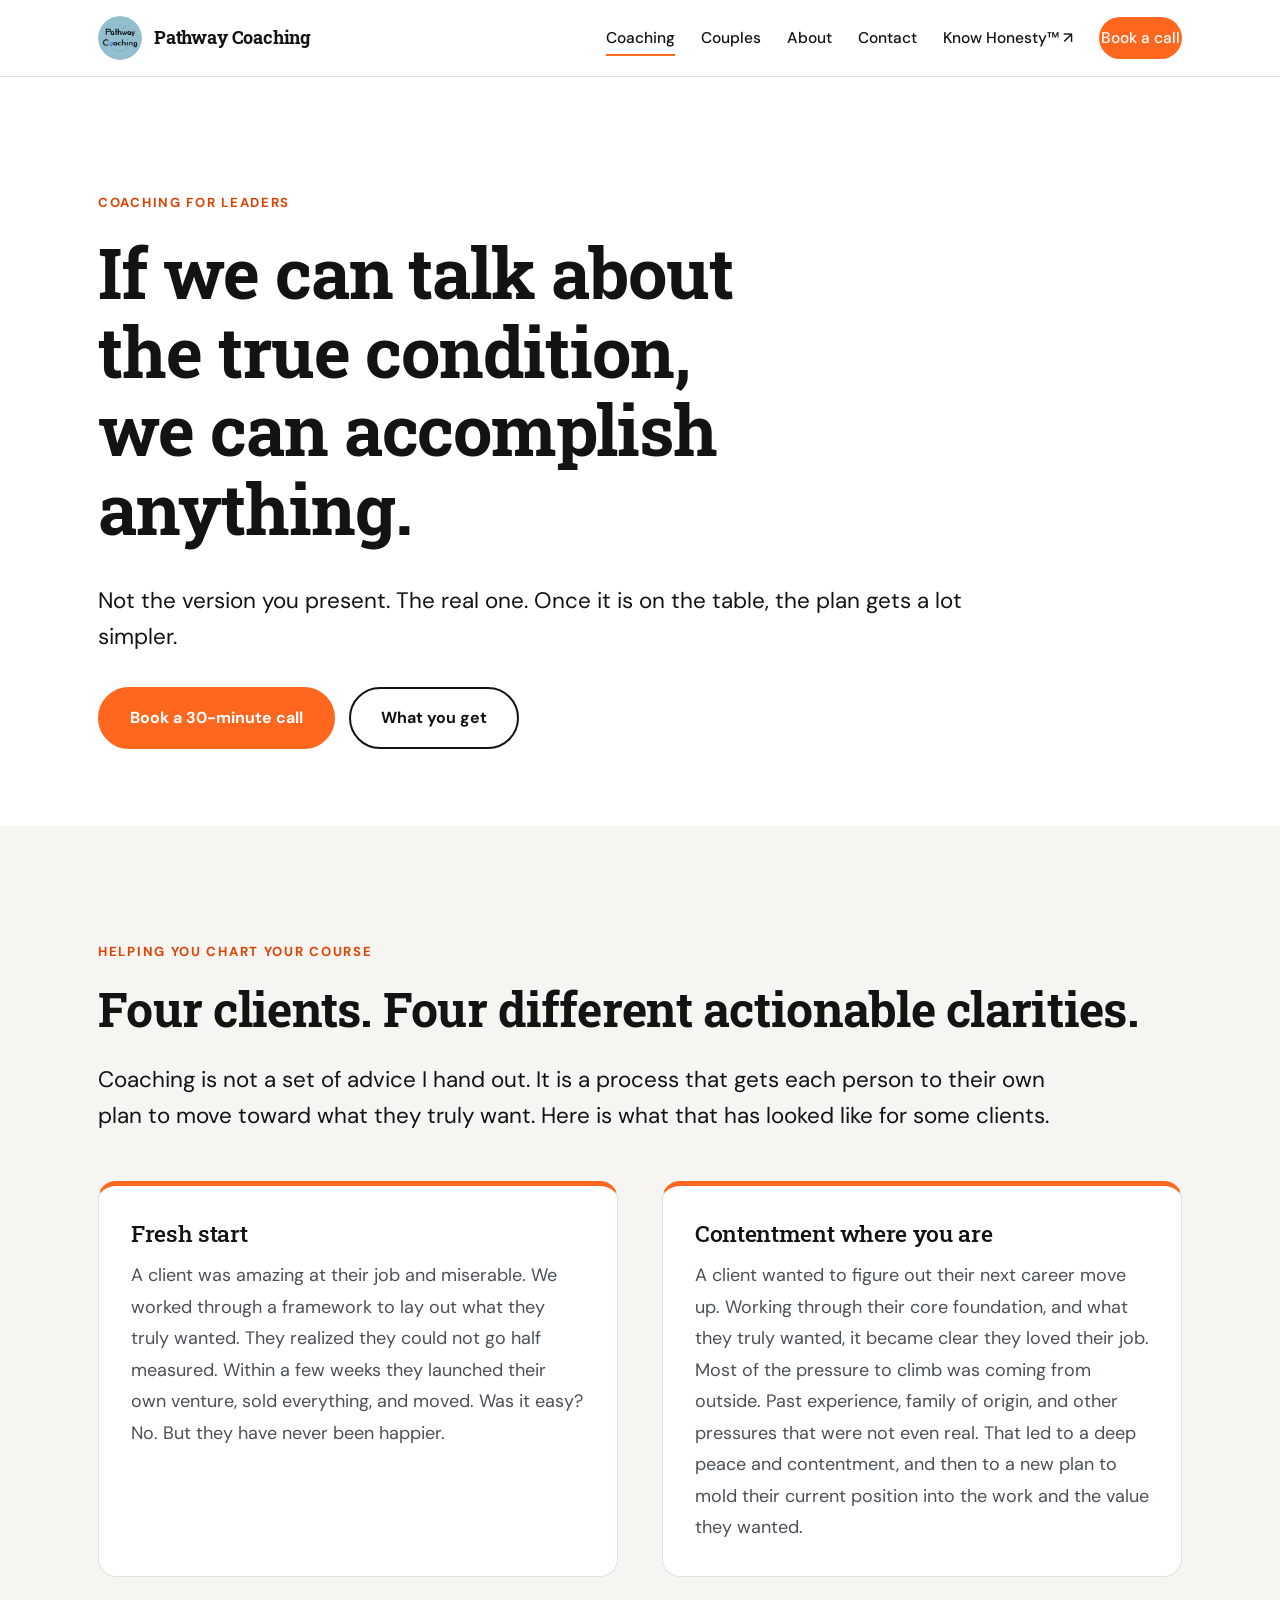
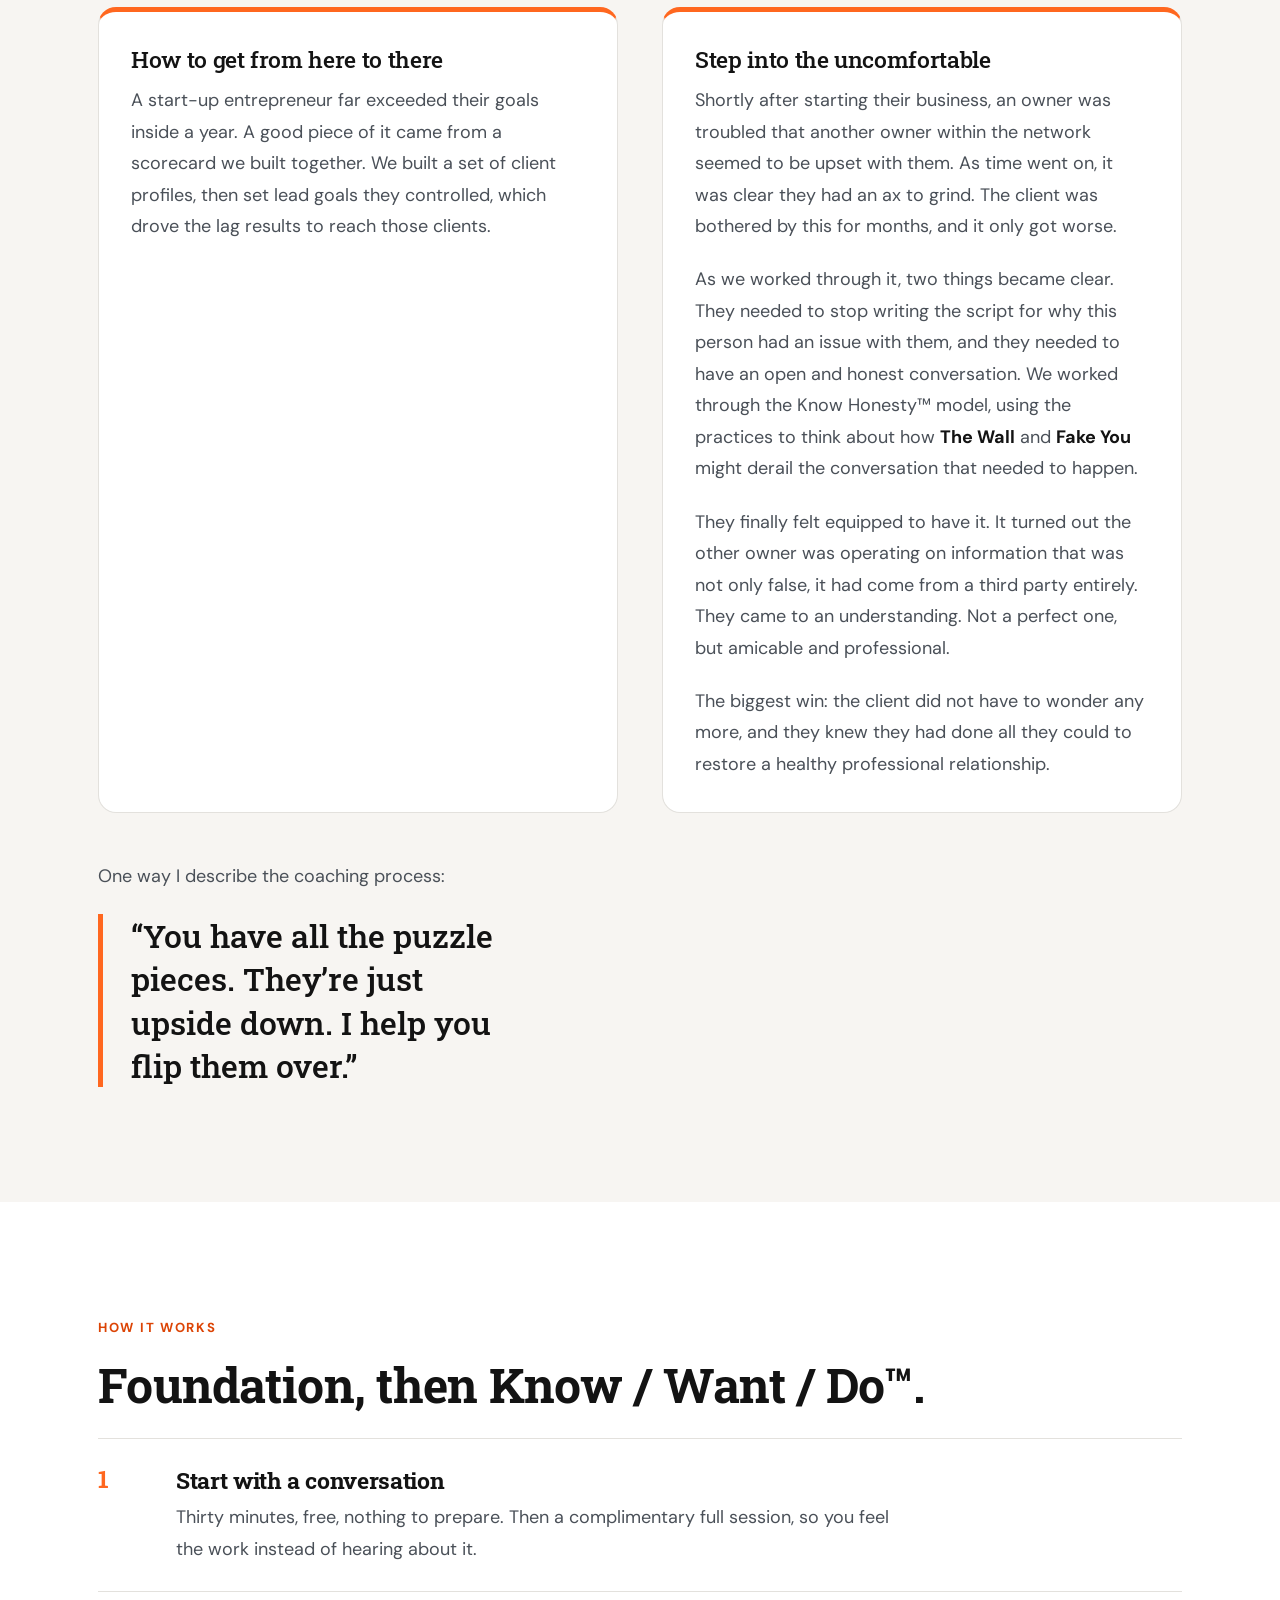
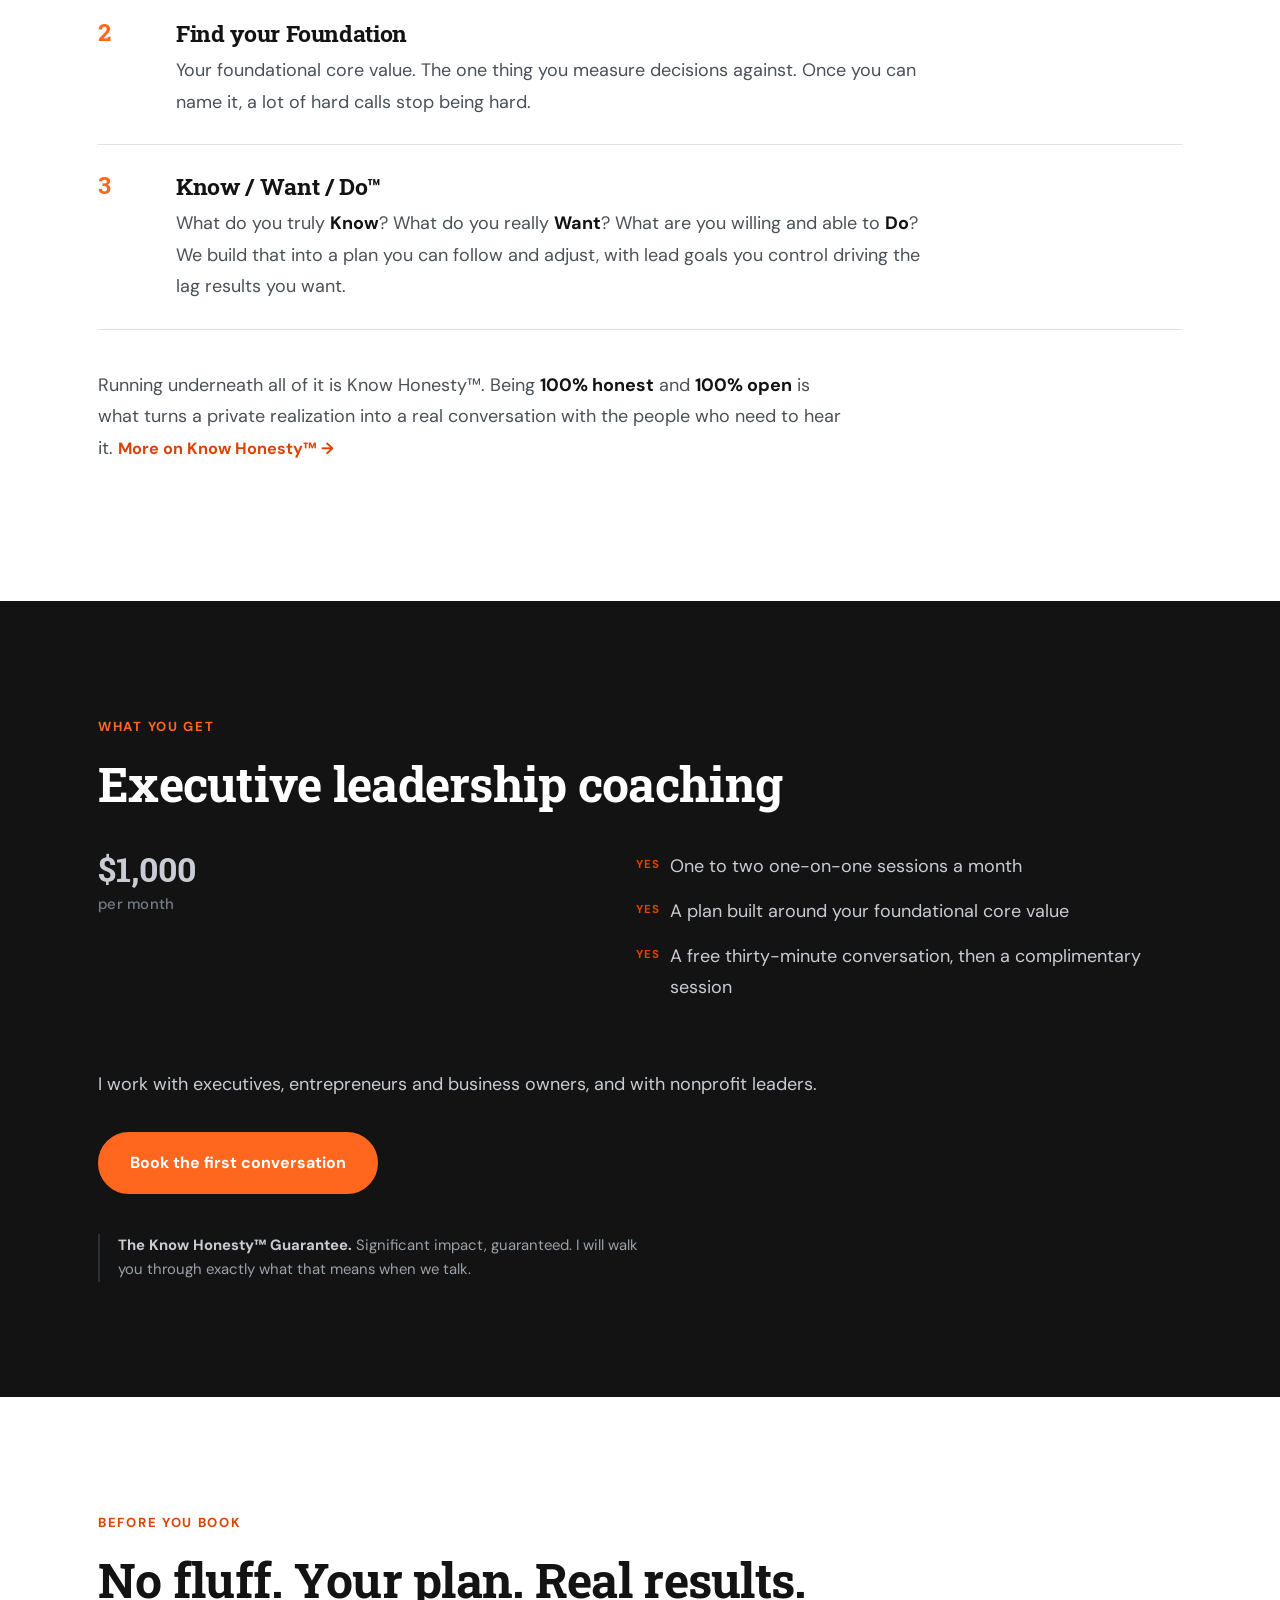
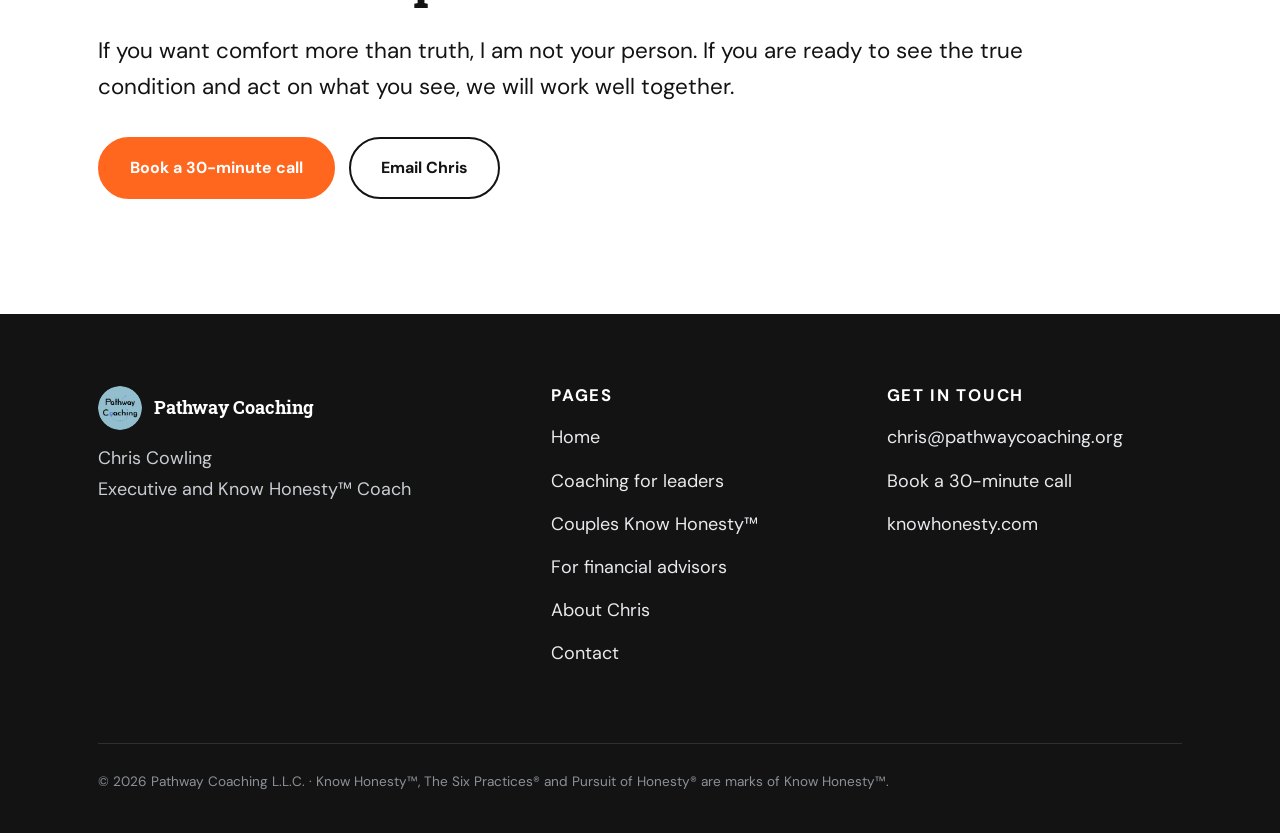
<file: coaching.html>
<!DOCTYPE html>
<html lang="en">
<head>
<meta charset="utf-8" />
<meta name="viewport" content="width=device-width, initial-scale=1" />
<title>Coaching for leaders | Pathway Coaching</title>
<meta name="description" content="One-on-one coaching for executives, entrepreneurs and business owners. Get to the true condition, and build a plan you will actually follow. Chris Cowling, Pathway Coaching." />
<link rel="canonical" href="https://pathwaycoaching.org/coaching.html" />
<meta property="og:type" content="website" />
<meta property="og:site_name" content="Pathway Coaching" />
<meta property="og:title" content="If we can talk about the true condition, we can accomplish anything." />
<meta property="og:description" content="One-on-one coaching for executives, entrepreneurs and business owners. Get to the true condition, and build a plan you will actually follow." />
<meta property="og:url" content="https://pathwaycoaching.org/coaching.html" />
<meta property="og:image" content="https://pathwaycoaching.org/assets/images/social-preview.png" />
<meta property="og:image:width" content="1200" />
<meta property="og:image:height" content="630" />
<meta name="twitter:card" content="summary_large_image" />
<link rel="icon" type="image/png" href="assets/images/logo-pathway.png" />
<link rel="preconnect" href="https://fonts.googleapis.com" />
<link rel="preconnect" href="https://fonts.gstatic.com" crossorigin />
<link href="https://fonts.googleapis.com/css2?family=DM+Sans:wght@400;500;700&family=Roboto+Slab:wght@400;500;700&display=swap" rel="stylesheet" />
<link rel="stylesheet" href="assets/css/styles.css" />
</head>
<body>
<a class="skip" href="#main">Skip to content</a>

<header class="site-header">
  <div class="container nav-bar">
    <a class="brand" href="index.html">
      <img src="assets/images/logo-pathway.png" alt="" />
      Pathway Coaching
    </a>
    <button class="nav-toggle" aria-expanded="false" aria-controls="nav" aria-label="Menu">&#9776;</button>
    <ul class="nav-links" id="nav">
      <li><a href="coaching.html" aria-current="page">Coaching</a></li>
      <li><a href="couples.html">Couples</a></li>
      <li><a href="about.html">About</a></li>
      <li><a href="contact.html">Contact</a></li>
      <li><a href="https://knowhonesty.com" rel="noopener">Know Honesty&trade; <span aria-hidden="true">&#8599;</span></a></li>
      <li><a class="btn" href="https://calendly.com/chrispathwaycoaching/meeting">Book a call</a></li>
    </ul>
  </div>
</header>

<main id="main">

  <!-- ============ HERO ============ -->
  <section class="hero">
    <div class="container">
      <p class="eyebrow">Coaching for leaders</p>
      <h1>If we can talk about the true condition, we can accomplish anything.</h1>
      <p class="lead">Not the version you present. The real one. Once it is on the table, the plan gets a lot simpler.</p>
      <div class="btn-row">
        <a class="btn" href="https://calendly.com/chrispathwaycoaching/meeting">Book a 30-minute call</a>
        <a class="btn-ghost" href="#what-you-get">What you get</a>
      </div>
    </div>
  </section>

  <!-- ============ RESULTS FIRST ============ -->
  <section class="band-warm">
    <div class="container">
      <p class="eyebrow">Helping you chart your course</p>
      <h2>Four clients. Four different actionable clarities.</h2>
      <p class="lead">Coaching is not a set of advice I hand out. It is a process that gets each person to their own plan to move toward what they truly want. Here is what that has looked like for some clients.</p>

      <div class="grid-2" style="margin-top:3rem">
        <div class="card card-accent">
          <h3>Fresh start</h3>
          <p>A client was amazing at their job and miserable. We worked through a framework to lay out what they truly wanted. They realized they could not go half measured. Within a few weeks they launched their own venture, sold everything, and moved. Was it easy? No. But they have never been happier.</p>
        </div>
        <div class="card card-accent">
          <h3>Contentment where you are</h3>
          <p>A client wanted to figure out their next career move up. Working through their core foundation, and what they truly wanted, it became clear they loved their job. Most of the pressure to climb was coming from outside. Past experience, family of origin, and other pressures that were not even real. That led to a deep peace and contentment, and then to a new plan to mold their current position into the work and the value they wanted.</p>
        </div>
        <div class="card card-accent">
          <h3>How to get from here to there</h3>
          <p>A start-up entrepreneur far exceeded their goals inside a year. A good piece of it came from a scorecard we built together. We built a set of client profiles, then set lead goals they controlled, which drove the lag results to reach those clients.</p>
        </div>
        <div class="card card-accent">
          <h3>Step into the uncomfortable</h3>
          <p>Shortly after starting their business, an owner was troubled that another owner within the network seemed to be upset with them. As time went on, it was clear they had an ax to grind. The client was bothered by this for months, and it only got worse.</p>
          <p>As we worked through it, two things became clear. They needed to stop writing the script for why this person had an issue with them, and they needed to have an open and honest conversation. We worked through the Know Honesty&trade; model, using the practices to think about how <strong>The Wall</strong> and <strong>Fake You</strong> might derail the conversation that needed to happen.</p>
          <p>They finally felt equipped to have it. It turned out the other owner was operating on information that was not only false, it had come from a third party entirely. They came to an understanding. Not a perfect one, but amicable and professional.</p>
          <p>The biggest win: the client did not have to wonder any more, and they knew they had done all they could to restore a healthy professional relationship.</p>
        </div>
      </div>

      <p style="margin-top:3rem">One way I describe the coaching process:</p>
      <p class="says">&ldquo;You have all the puzzle pieces. They&rsquo;re just upside down. I help you flip them over.&rdquo;</p>
    </div>
  </section>

  <!-- ============ HOW IT WORKS ============ -->
  <section>
    <div class="container">
      <p class="eyebrow">How it works</p>
      <h2>Foundation, then Know / Want / Do&trade;.</h2>
      <ol class="steps">
        <li>
          <div>
            <h3>Start with a conversation</h3>
            <p>Thirty minutes, free, nothing to prepare. Then a complimentary full session, so you feel the work instead of hearing about it.</p>
          </div>
        </li>
        <li>
          <div>
            <h3>Find your Foundation</h3>
            <p>Your foundational core value. The one thing you measure decisions against. Once you can name it, a lot of hard calls stop being hard.</p>
          </div>
        </li>
        <li>
          <div>
            <h3>Know / Want / Do&trade;</h3>
            <p>What do you truly <strong>Know</strong>? What do you really <strong>Want</strong>? What are you willing and able to <strong>Do</strong>? We build that into a plan you can follow and adjust, with lead goals you control driving the lag results you want.</p>
          </div>
        </li>
      </ol>
      <p style="margin-top:2.5rem">Running underneath all of it is Know Honesty&trade;. Being <strong>100% honest</strong> and <strong>100% open</strong> is what turns a private realization into a real conversation with the people who need to hear it. <a class="arrow-link" href="index.html#know-honesty">More on Know Honesty&trade;</a></p>
    </div>
  </section>

  <!-- ============ THE OFFER ============ -->
  <section id="what-you-get" class="band-ink">
    <div class="container">
      <p class="eyebrow">What you get</p>
      <h2>Executive leadership coaching</h2>
      <div class="split" style="margin-top:2.5rem">
        <div>
          <p class="price">$1,000<small>per month</small></p>
        </div>
        <div>
          <ul class="ticks">
            <li>One to two one-on-one sessions a month</li>
            <li>A plan built around your foundational core value</li>
            <li>A free thirty-minute conversation, then a complimentary session</li>
          </ul>
        </div>
      </div>
      <p style="margin-top:2.5rem">I work with executives, entrepreneurs and business owners, and with nonprofit leaders.</p>
      <div class="btn-row">
        <a class="btn" href="https://calendly.com/chrispathwaycoaching/meeting">Book the first conversation</a>
      </div>
      <p class="note"><b>The Know Honesty&trade; Guarantee.</b> Significant impact, guaranteed. I will walk you through exactly what that means when we talk.</p>
    </div>
  </section>

  <!-- ============ CLOSE ============ -->
  <section>
    <div class="container">
      <p class="eyebrow">Before you book</p>
      <h2>No fluff. Your plan. Real results.</h2>
      <p class="lead">If you want comfort more than truth, I am not your person. If you are ready to see the true condition and act on what you see, we will work well together.</p>
      <div class="btn-row">
        <a class="btn" href="https://calendly.com/chrispathwaycoaching/meeting">Book a 30-minute call</a>
        <a class="btn-ghost" href="mailto:chris@pathwaycoaching.org">Email Chris</a>
      </div>
    </div>
  </section>

</main>

<footer class="site-footer">
  <div class="container">
    <div class="footer-grid">
      <div>
        <div class="footer-brand">
          <img src="assets/images/logo-pathway.png" alt="" />
          Pathway Coaching
        </div>
        <p>Chris Cowling<br />Executive and Know Honesty&trade; Coach</p>
      </div>
      <div>
        <h2>Pages</h2>
        <ul>
          <li><a href="index.html">Home</a></li>
          <li><a href="coaching.html">Coaching for leaders</a></li>
          <li><a href="couples.html">Couples Know Honesty&trade;</a></li>
          <li><a href="advisors.html">For financial advisors</a></li>
          <li><a href="about.html">About Chris</a></li>
          <li><a href="contact.html">Contact</a></li>
        </ul>
      </div>
      <div>
        <h2>Get in touch</h2>
        <ul>
          <li><a href="mailto:chris@pathwaycoaching.org">chris@pathwaycoaching.org</a></li>
          <li><a href="https://calendly.com/chrispathwaycoaching/meeting">Book a 30-minute call</a></li>
          <li><a href="https://knowhonesty.com" rel="noopener">knowhonesty.com</a></li>
        </ul>
      </div>
    </div>
    <div class="footer-legal">
      <p>&copy; 2026 Pathway Coaching L.L.C. &middot; Know Honesty&trade;, The Six Practices&reg; and Pursuit of Honesty&reg; are marks of Know Honesty&trade;.</p>
    </div>
  </div>
</footer>

<script>
(function () {
  var t = document.querySelector('.nav-toggle'), n = document.getElementById('nav');
  t.addEventListener('click', function () {
    var open = n.classList.toggle('open');
    t.setAttribute('aria-expanded', open ? 'true' : 'false');
  });
})();
</script>
</body>
</html>
</file>
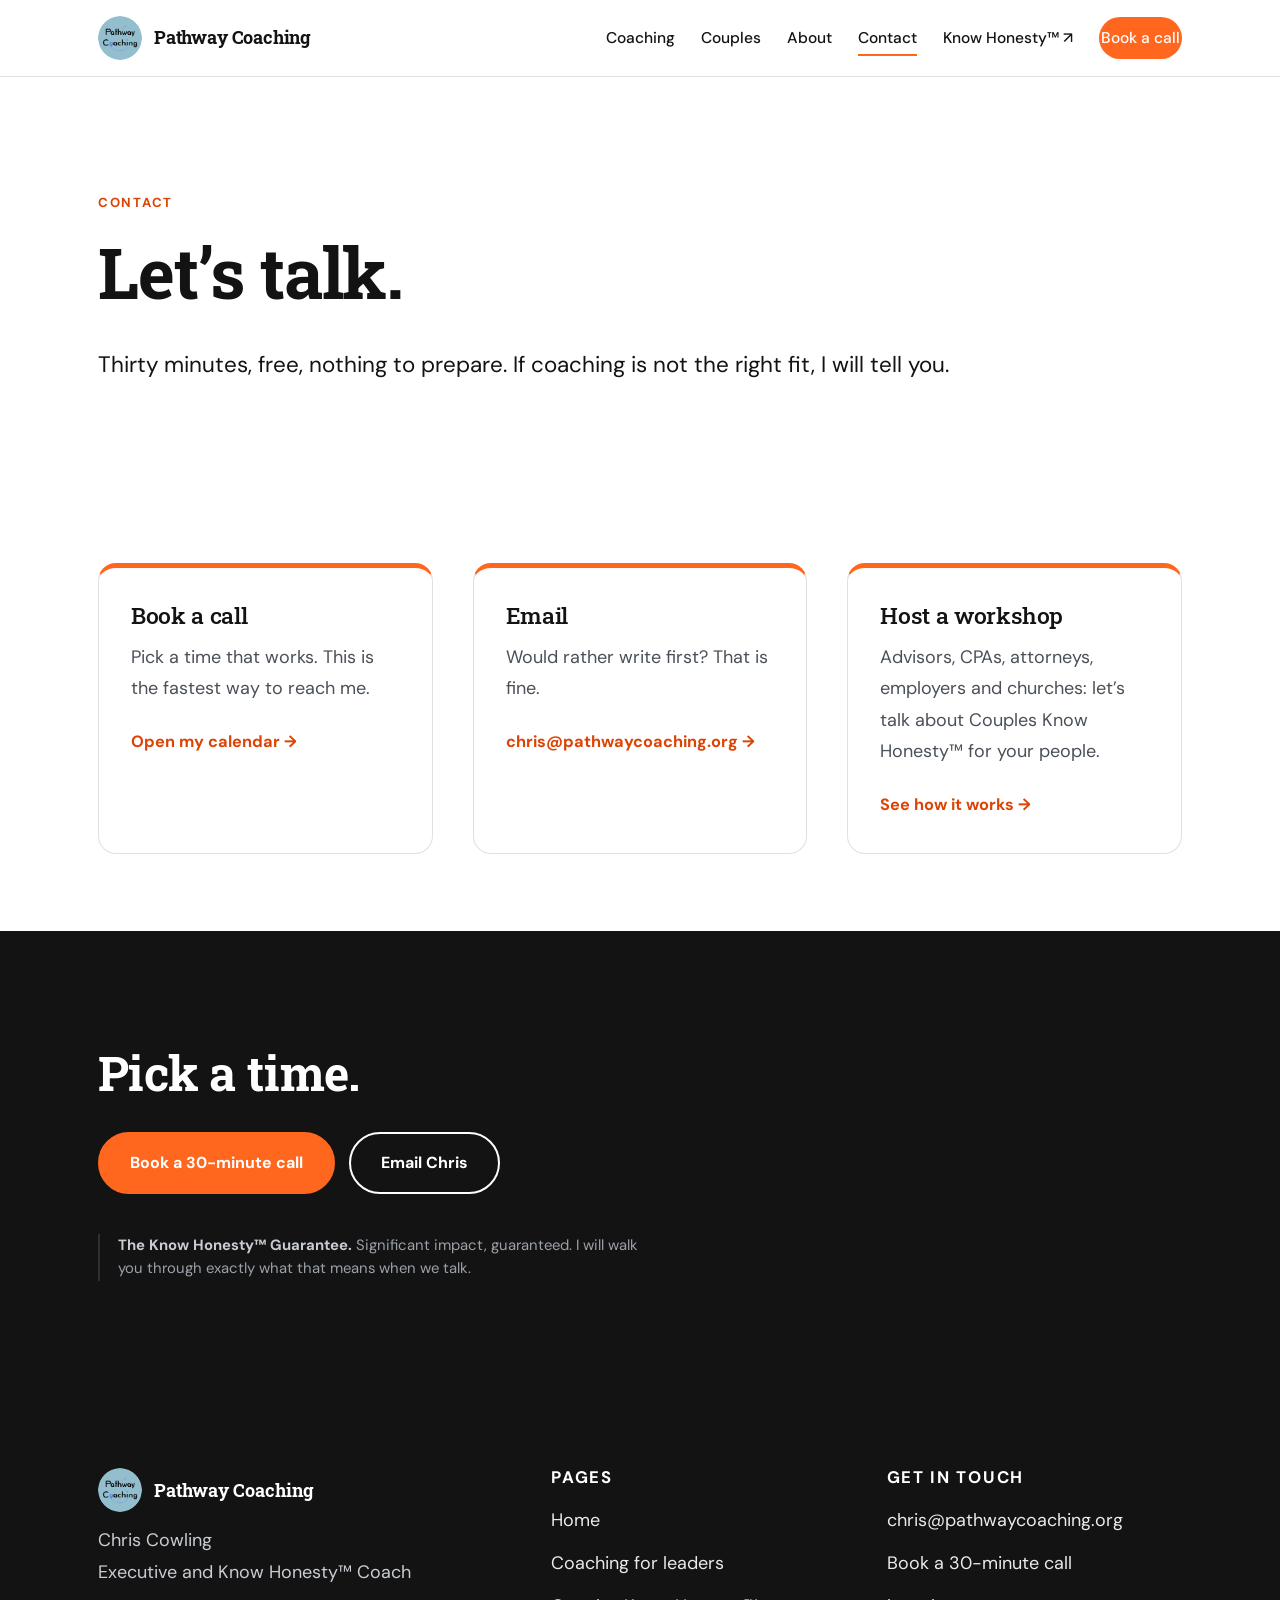
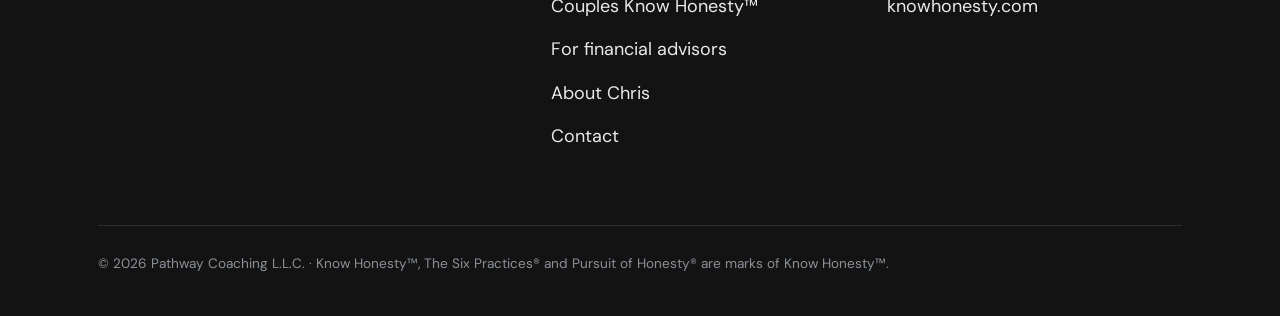
<file: contact.html>
<!DOCTYPE html>
<html lang="en">
<head>
<meta charset="utf-8" />
<meta name="viewport" content="width=device-width, initial-scale=1" />
<title>Contact | Pathway Coaching</title>
<meta name="description" content="Book a free 30-minute conversation with Chris Cowling, or email chris@pathwaycoaching.org." />
<link rel="canonical" href="https://pathwaycoaching.org/contact.html" />
<meta property="og:type" content="website" />
<meta property="og:site_name" content="Pathway Coaching" />
<meta property="og:title" content="Let's talk." />
<meta property="og:description" content="A free 30-minute conversation with Chris Cowling. Nothing to prepare." />
<meta property="og:url" content="https://pathwaycoaching.org/contact.html" />
<meta property="og:image" content="https://pathwaycoaching.org/assets/images/social-preview.png" />
<meta property="og:image:width" content="1200" />
<meta property="og:image:height" content="630" />
<meta name="twitter:card" content="summary_large_image" />
<link rel="icon" type="image/png" href="assets/images/logo-pathway.png" />
<link rel="preconnect" href="https://fonts.googleapis.com" />
<link rel="preconnect" href="https://fonts.gstatic.com" crossorigin />
<link href="https://fonts.googleapis.com/css2?family=DM+Sans:wght@400;500;700&family=Roboto+Slab:wght@400;500;700&display=swap" rel="stylesheet" />
<link rel="stylesheet" href="assets/css/styles.css" />
</head>
<body>
<a class="skip" href="#main">Skip to content</a>

<header class="site-header">
  <div class="container nav-bar">
    <a class="brand" href="index.html">
      <img src="assets/images/logo-pathway.png" alt="" />
      Pathway Coaching
    </a>
    <button class="nav-toggle" aria-expanded="false" aria-controls="nav" aria-label="Menu">&#9776;</button>
    <ul class="nav-links" id="nav">
      <li><a href="coaching.html">Coaching</a></li>
      <li><a href="couples.html">Couples</a></li>
      <li><a href="about.html">About</a></li>
      <li><a href="contact.html" aria-current="page">Contact</a></li>
      <li><a href="https://knowhonesty.com" rel="noopener">Know Honesty&trade; <span aria-hidden="true">&#8599;</span></a></li>
      <li><a class="btn" href="https://calendly.com/chrispathwaycoaching/meeting">Book a call</a></li>
    </ul>
  </div>
</header>

<main id="main">

  <section class="hero">
    <div class="container">
      <p class="eyebrow">Contact</p>
      <h1>Let&rsquo;s talk.</h1>
      <p class="lead">Thirty minutes, free, nothing to prepare. If coaching is not the right fit, I will tell you.</p>
    </div>
  </section>

  <section class="tight">
    <div class="container">
      <div class="grid-3">
        <div class="card card-accent">
          <h3>Book a call</h3>
          <p>Pick a time that works. This is the fastest way to reach me.</p>
          <p><a class="arrow-link" href="https://calendly.com/chrispathwaycoaching/meeting">Open my calendar</a></p>
        </div>
        <div class="card card-accent">
          <h3>Email</h3>
          <p>Would rather write first? That is fine.</p>
          <p><a class="arrow-link" href="mailto:chris@pathwaycoaching.org">chris@pathwaycoaching.org</a></p>
        </div>
        <div class="card card-accent">
          <h3>Host a workshop</h3>
          <p>Advisors, CPAs, attorneys, employers and churches: let&rsquo;s talk about Couples Know Honesty&trade; for your people.</p>
          <p><a class="arrow-link" href="couples.html#host">See how it works</a></p>
        </div>
      </div>
    </div>
  </section>

  <section class="band-ink">
    <div class="container">
      <h2>Pick a time.</h2>
      <div class="btn-row">
        <a class="btn" href="https://calendly.com/chrispathwaycoaching/meeting">Book a 30-minute call</a>
        <a class="btn-ghost" href="mailto:chris@pathwaycoaching.org">Email Chris</a>
      </div>
      <p class="note"><b>The Know Honesty&trade; Guarantee.</b> Significant impact, guaranteed. I will walk you through exactly what that means when we talk.</p>
    </div>
  </section>

</main>

<footer class="site-footer">
  <div class="container">
    <div class="footer-grid">
      <div>
        <div class="footer-brand">
          <img src="assets/images/logo-pathway.png" alt="" />
          Pathway Coaching
        </div>
        <p>Chris Cowling<br />Executive and Know Honesty&trade; Coach</p>
      </div>
      <div>
        <h2>Pages</h2>
        <ul>
          <li><a href="index.html">Home</a></li>
          <li><a href="coaching.html">Coaching for leaders</a></li>
          <li><a href="couples.html">Couples Know Honesty&trade;</a></li>
          <li><a href="advisors.html">For financial advisors</a></li>
          <li><a href="about.html">About Chris</a></li>
          <li><a href="contact.html">Contact</a></li>
        </ul>
      </div>
      <div>
        <h2>Get in touch</h2>
        <ul>
          <li><a href="mailto:chris@pathwaycoaching.org">chris@pathwaycoaching.org</a></li>
          <li><a href="https://calendly.com/chrispathwaycoaching/meeting">Book a 30-minute call</a></li>
          <li><a href="https://knowhonesty.com" rel="noopener">knowhonesty.com</a></li>
        </ul>
      </div>
    </div>
    <div class="footer-legal">
      <p>&copy; 2026 Pathway Coaching L.L.C. &middot; Know Honesty&trade;, The Six Practices&reg; and Pursuit of Honesty&reg; are marks of Know Honesty&trade;.</p>
    </div>
  </div>
</footer>

<script>
(function () {
  var t = document.querySelector('.nav-toggle'), n = document.getElementById('nav');
  t.addEventListener('click', function () {
    var open = n.classList.toggle('open');
    t.setAttribute('aria-expanded', open ? 'true' : 'false');
  });
})();
</script>
</body>
</html>
</file>
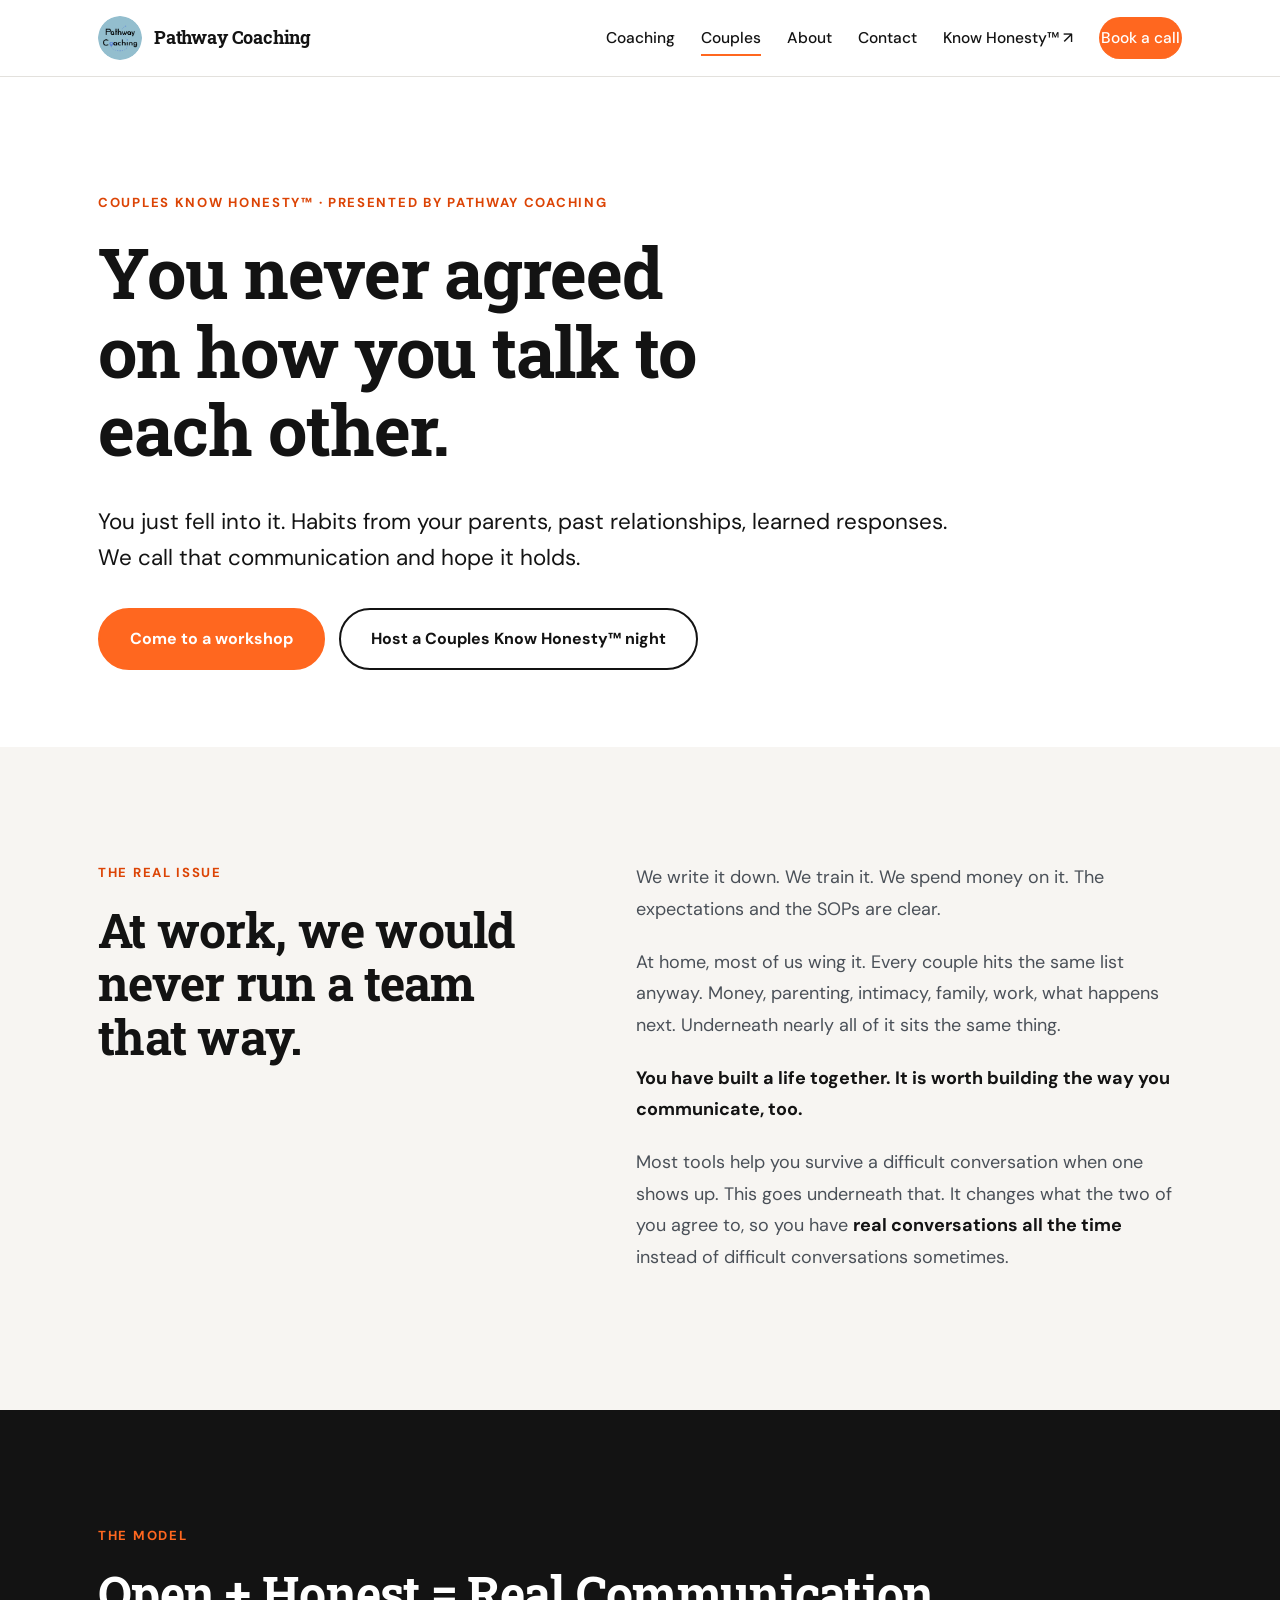
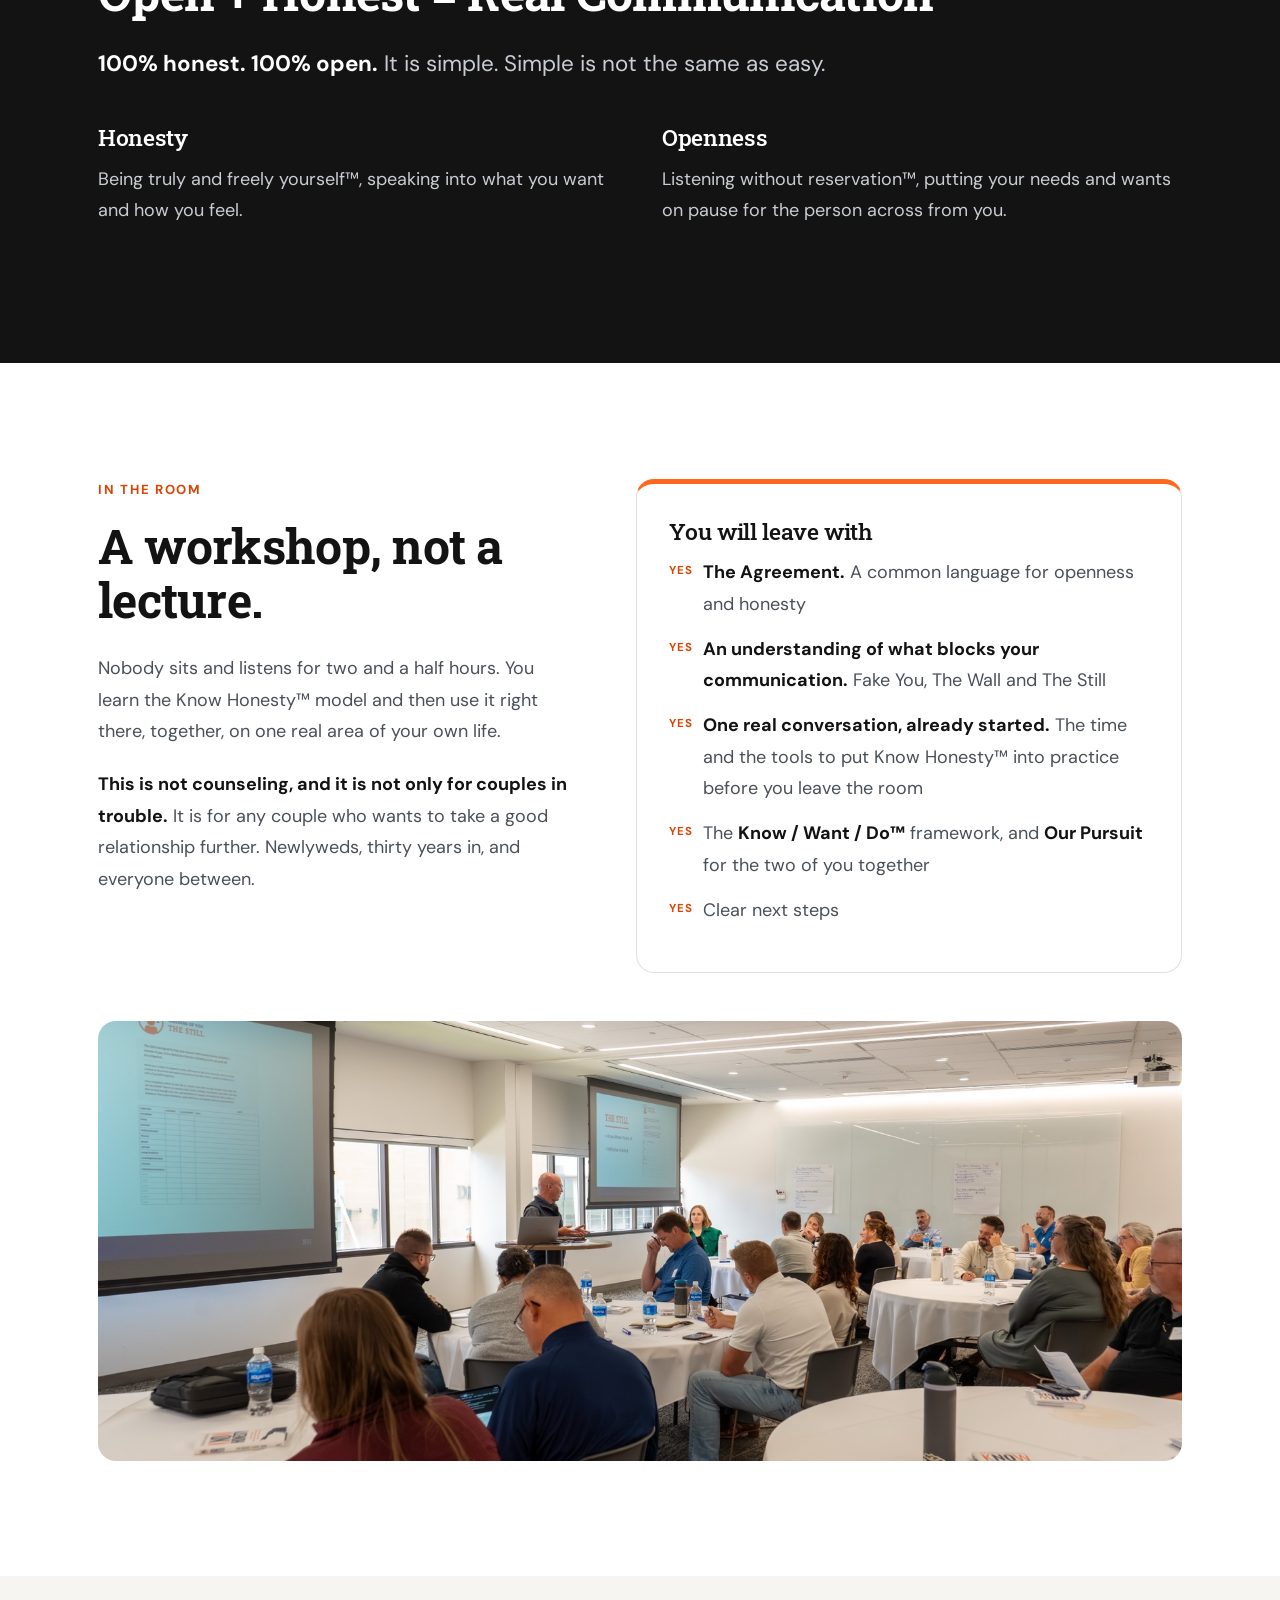
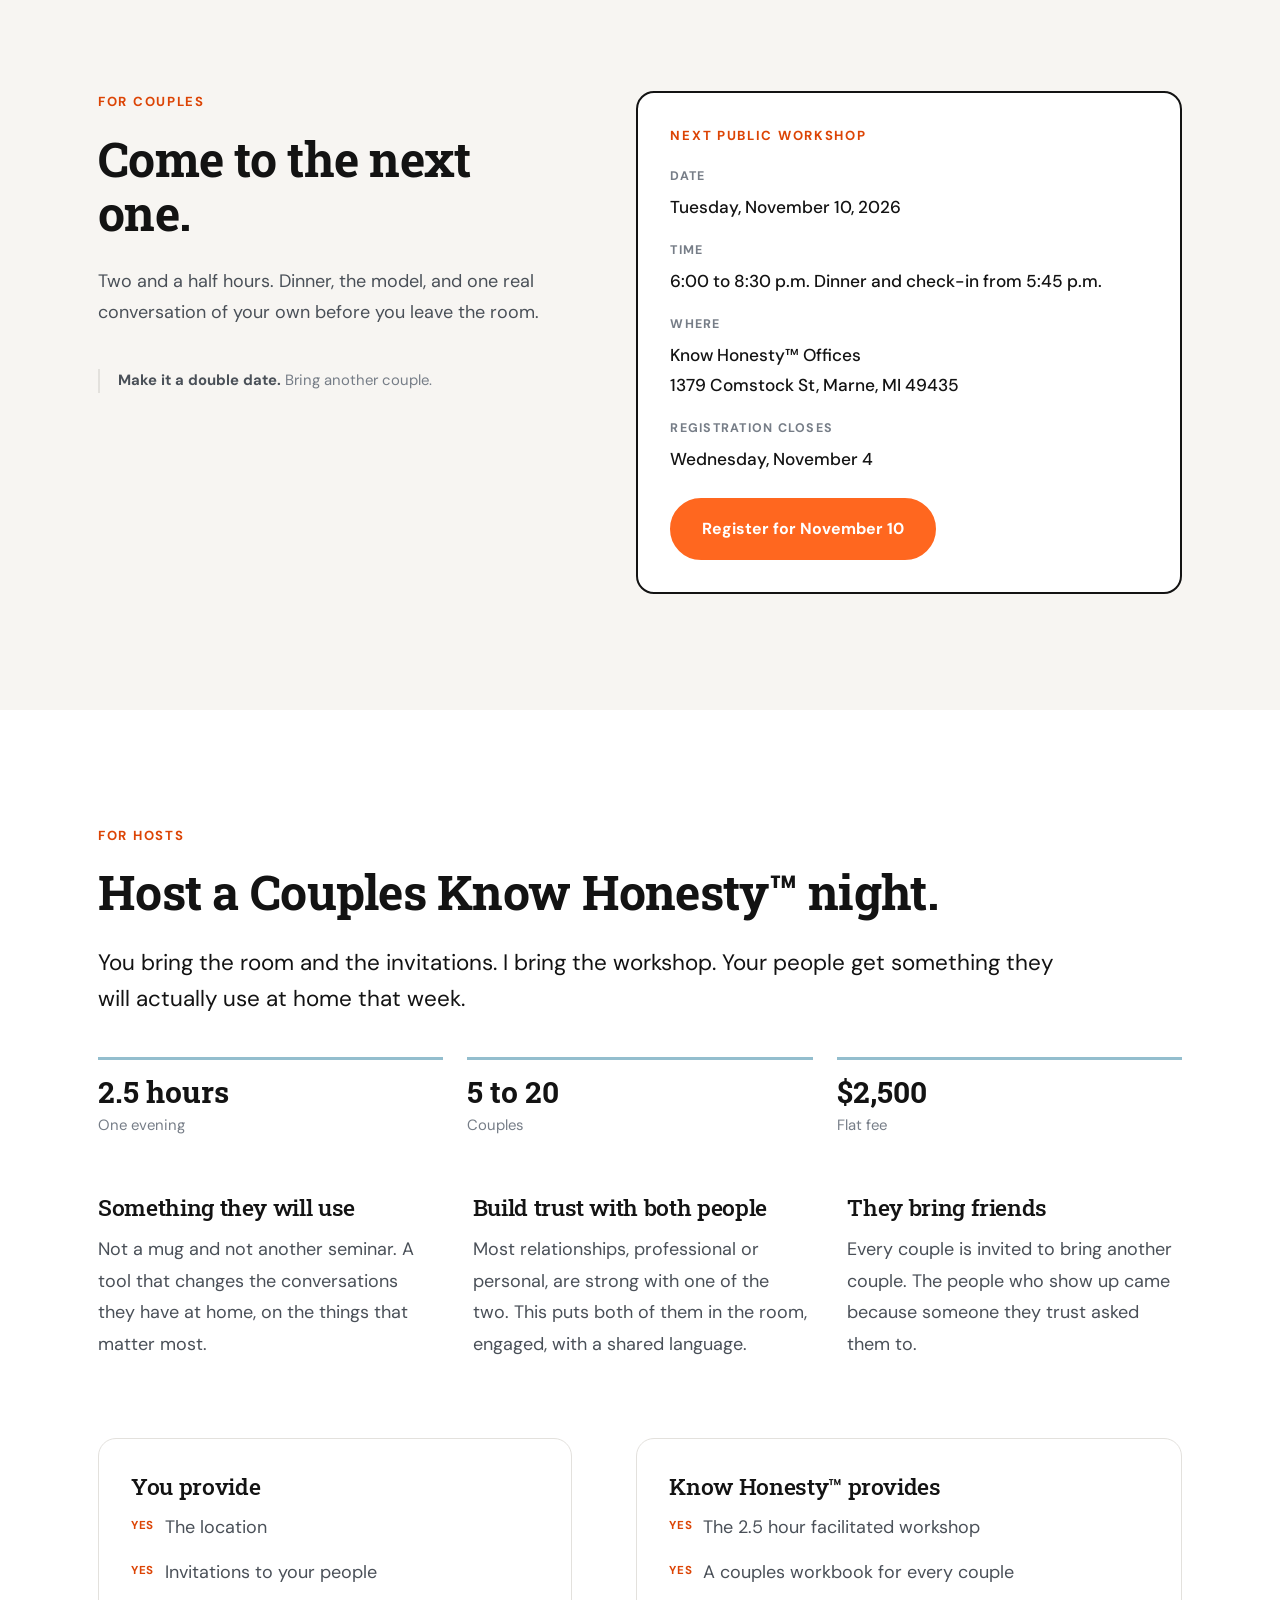
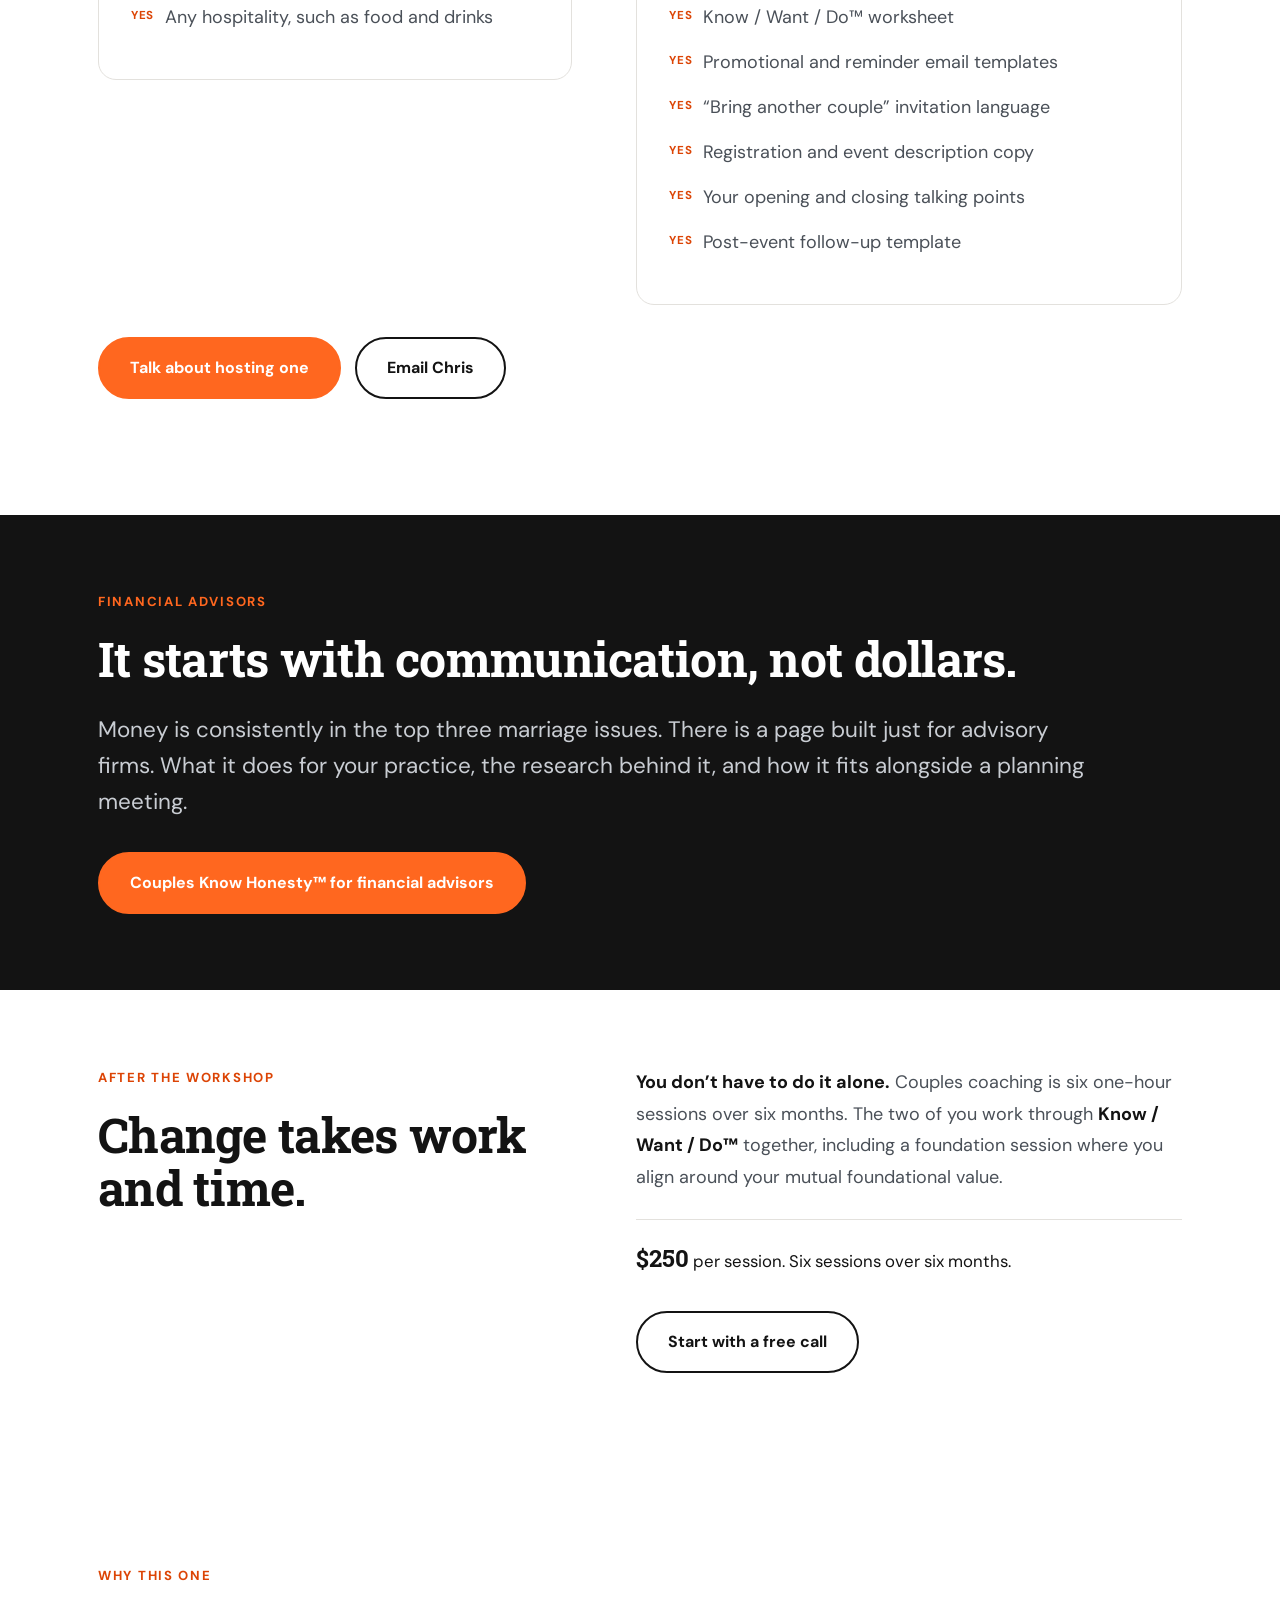
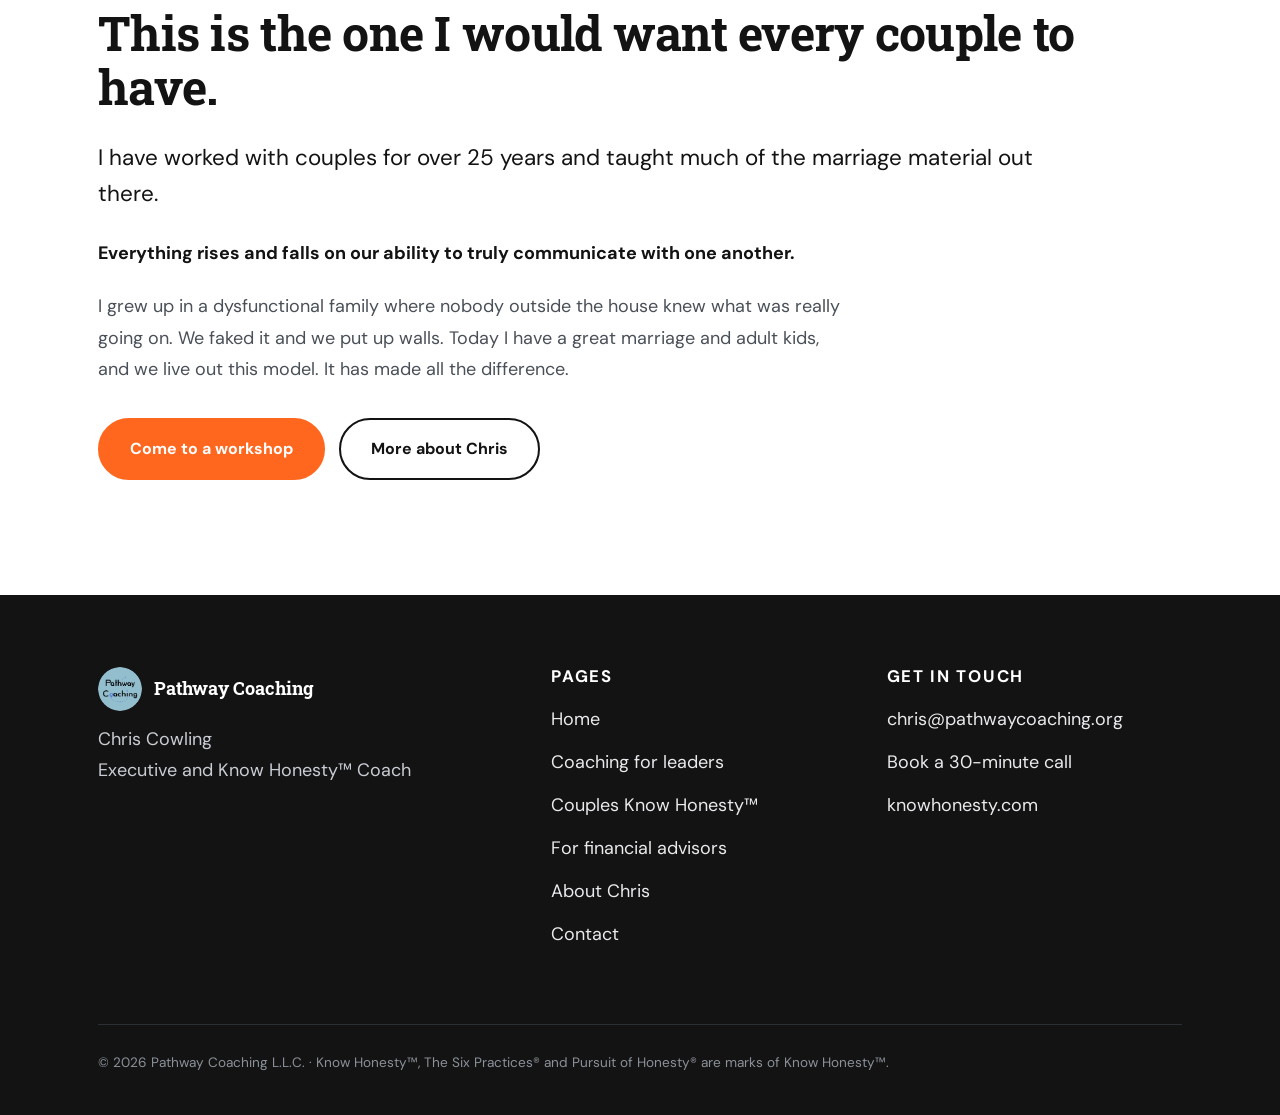
<file: couples.html>
<!DOCTYPE html>
<html lang="en">
<head>
<meta charset="utf-8" />
<meta name="viewport" content="width=device-width, initial-scale=1" />
<title>Couples Know Honesty&trade; | Pathway Coaching</title>
<meta name="description" content="A 2.5 hour Know Honesty&trade; workshop for couples. You have built a life together. It is worth building the way you communicate, too. Chris Cowling, Pathway Coaching." />
<link rel="canonical" href="https://pathwaycoaching.org/couples.html" />
<meta property="og:type" content="website" />
<meta property="og:site_name" content="Pathway Coaching" />
<meta property="og:title" content="You never agreed on how you talk to each other. You just fell into it." />
<meta property="og:description" content="Couples Know Honesty&trade;. You have built a life together. It is worth building the way you communicate, too." />
<meta property="og:url" content="https://pathwaycoaching.org/couples.html" />
<meta property="og:image" content="https://pathwaycoaching.org/assets/images/social-preview.png" />
<meta property="og:image:width" content="1200" />
<meta property="og:image:height" content="630" />
<meta name="twitter:card" content="summary_large_image" />
<link rel="icon" type="image/png" href="assets/images/logo-pathway.png" />
<link rel="preconnect" href="https://fonts.googleapis.com" />
<link rel="preconnect" href="https://fonts.gstatic.com" crossorigin />
<link href="https://fonts.googleapis.com/css2?family=DM+Sans:wght@400;500;700&family=Roboto+Slab:wght@400;500;700&display=swap" rel="stylesheet" />
<link rel="stylesheet" href="assets/css/styles.css" />
</head>
<body>
<a class="skip" href="#main">Skip to content</a>

<header class="site-header">
  <div class="container nav-bar">
    <a class="brand" href="index.html">
      <img src="assets/images/logo-pathway.png" alt="" />
      Pathway Coaching
    </a>
    <button class="nav-toggle" aria-expanded="false" aria-controls="nav" aria-label="Menu">&#9776;</button>
    <ul class="nav-links" id="nav">
      <li><a href="coaching.html">Coaching</a></li>
      <li><a href="couples.html" aria-current="page">Couples</a></li>
      <li><a href="about.html">About</a></li>
      <li><a href="contact.html">Contact</a></li>
      <li><a href="https://knowhonesty.com" rel="noopener">Know Honesty&trade; <span aria-hidden="true">&#8599;</span></a></li>
      <li><a class="btn" href="https://calendly.com/chrispathwaycoaching/meeting">Book a call</a></li>
    </ul>
  </div>
</header>

<main id="main">

  <!-- ============ HERO ============ -->
  <section class="hero">
    <div class="container">
      <p class="eyebrow">Couples Know Honesty&trade; &middot; Presented by Pathway Coaching</p>
      <h1>You never agreed on how you talk to each other.</h1>
      <p class="lead">You just fell into it. Habits from your parents, past relationships, learned responses. We call that communication and hope it holds.</p>
      <div class="btn-row">
        <a class="btn" href="#attend">Come to a workshop</a>
        <a class="btn-ghost" href="#host">Host a Couples Know Honesty&trade; night</a>
      </div>
    </div>
  </section>

  <!-- ============ PROBLEM ============ -->
  <section class="band-warm">
    <div class="container">
      <div class="split">
        <div>
          <p class="eyebrow">The real issue</p>
          <h2>At work, we would never run a team that way.</h2>
        </div>
        <div>
          <p>We write it down. We train it. We spend money on it. The expectations and the SOPs are clear.</p>
          <p>At home, most of us wing it. Every couple hits the same list anyway. Money, parenting, intimacy, family, work, what happens next. Underneath nearly all of it sits the same thing.</p>
          <p><strong>You have built a life together. It is worth building the way you communicate, too.</strong></p>
          <p>Most tools help you survive a difficult conversation when one shows up. This goes underneath that. It changes what the two of you agree to, so you have <strong>real conversations all the time</strong> instead of difficult conversations sometimes.</p>
        </div>
      </div>
    </div>
  </section>

  <!-- ============ THE MODEL ============ -->
  <section class="band-ink">
    <div class="container">
      <p class="eyebrow">The model</p>
      <h2>Open + Honest = Real Communication</h2>
      <p class="lead"><strong>100% honest. 100% open.</strong> It is simple. Simple is not the same as easy.</p>
      <div class="grid-2" style="margin-top:2.5rem">
        <div>
          <h3>Honesty</h3>
          <p>Being truly and freely yourself&trade;, speaking into what you want and how you feel.</p>
        </div>
        <div>
          <h3>Openness</h3>
          <p>Listening without reservation&trade;, putting your needs and wants on pause for the person across from you.</p>
        </div>
      </div>
    </div>
  </section>

  <!-- ============ IN THE ROOM ============ -->
  <section>
    <div class="container">
      <div class="split">
        <div>
          <p class="eyebrow">In the room</p>
          <h2>A workshop, not a lecture.</h2>
          <p>Nobody sits and listens for two and a half hours. You learn the Know Honesty&trade; model and then use it right there, together, on one real area of your own life.</p>
          <p><strong>This is not counseling, and it is not only for couples in trouble.</strong> It is for any couple who wants to take a good relationship further. Newlyweds, thirty years in, and everyone between.</p>
        </div>
        <div class="card card-accent">
          <h3>You will leave with</h3>
          <ul class="ticks">
            <li><strong>The Agreement.</strong> A common language for openness and honesty</li>
            <li><strong>An understanding of what blocks your communication.</strong> Fake You, The Wall and The Still</li>
            <li><strong>One real conversation, already started.</strong> The time and the tools to put Know Honesty&trade; into practice before you leave the room</li>
            <li>The <strong>Know / Want / Do&trade;</strong> framework, and <strong>Our Pursuit</strong> for the two of you together</li>
            <li>Clear next steps</li>
          </ul>
        </div>
      </div>
      <div class="photo-row">
        <figure>
          <img src="assets/images/workshop/room-wide.jpg" alt="A full room at round tables during a Know Honesty&trade; workshop, Chris presenting at the front" loading="lazy" />
        </figure>
      </div>
    </div>
  </section>

  <!-- ============ ATTEND ============ -->
  <section id="attend" class="band-warm">
    <div class="container">
      <div class="split">
        <div>
          <p class="eyebrow">For couples</p>
          <h2>Come to the next one.</h2>
          <p>Two and a half hours. Dinner, the model, and one real conversation of your own before you leave the room.</p>
          <p class="note"><b>Make it a double date.</b> Bring another couple.</p>
        </div>
        <div class="event">
          <p class="eyebrow">Next public workshop</p>
          <dl>
            <dt>Date</dt>
            <dd>Tuesday, November 10, 2026</dd>
            <dt>Time</dt>
            <dd>6:00 to 8:30 p.m. Dinner and check-in from 5:45 p.m.</dd>
            <dt>Where</dt>
            <dd>Know Honesty&trade; Offices<br />1379 Comstock St, Marne, MI 49435</dd>
            <dt>Registration closes</dt>
            <dd>Wednesday, November 4</dd>
          </dl>
          <a class="btn" href="https://couplesknowhonesty1126.rsvpify.com">Register for November 10</a>
        </div>
      </div>
    </div>
  </section>

  <!-- ============ HOST ============ -->
  <section id="host">
    <div class="container">
      <p class="eyebrow">For hosts</p>
      <h2>Host a Couples Know Honesty&trade; night.</h2>
      <p class="lead">You bring the room and the invitations. I bring the workshop. Your people get something they will actually use at home that week.</p>

      <div class="stats" style="grid-template-columns:repeat(3,1fr)">
        <div class="stat"><b>2.5 hours</b><span>One evening</span></div>
        <div class="stat"><b>5 to 20</b><span>Couples</span></div>
        <div class="stat"><b>$2,500</b><span>Flat fee</span></div>
      </div>

      <div class="grid-3" style="margin-top:3.5rem">
        <div>
          <h3>Something they will use</h3>
          <p>Not a mug and not another seminar. A tool that changes the conversations they have at home, on the things that matter most.</p>
        </div>
        <div>
          <h3>Build trust with both people</h3>
          <p>Most relationships, professional or personal, are strong with one of the two. This puts both of them in the room, engaged, with a shared language.</p>
        </div>
        <div>
          <h3>They bring friends</h3>
          <p>Every couple is invited to bring another couple. The people who show up came because someone they trust asked them to.</p>
        </div>
      </div>

      <div class="split" style="margin-top:3.5rem">
        <div class="card">
          <h3>You provide</h3>
          <ul class="ticks">
            <li>The location</li>
            <li>Invitations to your people</li>
            <li>Any hospitality, such as food and drinks</li>
          </ul>
        </div>
        <div class="card">
          <h3>Know Honesty&trade; provides</h3>
          <ul class="ticks">
            <li>The 2.5 hour facilitated workshop</li>
            <li>A couples workbook for every couple</li>
            <li>Know / Want / Do&trade; worksheet</li>
            <li>Promotional and reminder email templates</li>
            <li>&ldquo;Bring another couple&rdquo; invitation language</li>
            <li>Registration and event description copy</li>
            <li>Your opening and closing talking points</li>
            <li>Post-event follow-up template</li>
          </ul>
        </div>
      </div>

      <div class="btn-row">
        <a class="btn" href="https://calendly.com/chrispathwaycoaching/meeting">Talk about hosting one</a>
        <a class="btn-ghost" href="mailto:chris@pathwaycoaching.org?subject=Couples%20Know%20Honesty%20workshop">Email Chris</a>
      </div>
    </div>
  </section>

  <!-- ============ ADVISORS SIGNPOST ============ -->
  <section class="band-ink tight">
    <div class="container">
      <p class="eyebrow">Financial advisors</p>
      <h2>It starts with communication, not dollars.</h2>
      <p class="lead">Money is consistently in the top three marriage issues. There is a page built just for advisory firms. What it does for your practice, the research behind it, and how it fits alongside a planning meeting.</p>
      <div class="btn-row">
        <a class="btn" href="advisors.html">Couples Know Honesty&trade; for financial advisors</a>
      </div>
    </div>
  </section>

  <!-- ============ COUPLES COACHING ============ -->
  <section class="tight">
    <div class="container">
      <div class="split">
        <div>
          <p class="eyebrow">After the workshop</p>
          <h2>Change takes work and time.</h2>
        </div>
        <div>
          <p><strong>You don&rsquo;t have to do it alone.</strong> Couples coaching is six one-hour sessions over six months. The two of you work through <strong>Know / Want / Do&trade;</strong> together, including a foundation session where you align around your mutual foundational value.</p>
          <p class="price-sm"><b>$250</b> per session. Six sessions over six months.</p>
          <div class="btn-row">
            <a class="btn-ghost" href="https://calendly.com/chrispathwaycoaching/meeting">Start with a free call</a>
          </div>
        </div>
      </div>
    </div>
  </section>

  <!-- ============ CLOSE ============ -->
  <section>
    <div class="container">
      <p class="eyebrow">Why this one</p>
      <h2>This is the one I would want every couple to have.</h2>
      <p class="lead">I have worked with couples for over 25 years and taught much of the marriage material out there.</p>
      <p><strong>Everything rises and falls on our ability to truly communicate with one another.</strong></p>
      <p>I grew up in a dysfunctional family where nobody outside the house knew what was really going on. We faked it and we put up walls. Today I have a great marriage and adult kids, and we live out this model. It has made all the difference.</p>
      <div class="btn-row">
        <a class="btn" href="#attend">Come to a workshop</a>
        <a class="btn-ghost" href="about.html">More about Chris</a>
      </div>
    </div>
  </section>

</main>

<footer class="site-footer">
  <div class="container">
    <div class="footer-grid">
      <div>
        <div class="footer-brand">
          <img src="assets/images/logo-pathway.png" alt="" />
          Pathway Coaching
        </div>
        <p>Chris Cowling<br />Executive and Know Honesty&trade; Coach</p>
      </div>
      <div>
        <h2>Pages</h2>
        <ul>
          <li><a href="index.html">Home</a></li>
          <li><a href="coaching.html">Coaching for leaders</a></li>
          <li><a href="couples.html">Couples Know Honesty&trade;</a></li>
          <li><a href="advisors.html">For financial advisors</a></li>
          <li><a href="about.html">About Chris</a></li>
          <li><a href="contact.html">Contact</a></li>
        </ul>
      </div>
      <div>
        <h2>Get in touch</h2>
        <ul>
          <li><a href="mailto:chris@pathwaycoaching.org">chris@pathwaycoaching.org</a></li>
          <li><a href="https://calendly.com/chrispathwaycoaching/meeting">Book a 30-minute call</a></li>
          <li><a href="https://knowhonesty.com" rel="noopener">knowhonesty.com</a></li>
        </ul>
      </div>
    </div>
    <div class="footer-legal">
      <p>&copy; 2026 Pathway Coaching L.L.C. &middot; Know Honesty&trade;, The Six Practices&reg; and Pursuit of Honesty&reg; are marks of Know Honesty&trade;.</p>
    </div>
  </div>
</footer>

<script>
(function () {
  var t = document.querySelector('.nav-toggle'), n = document.getElementById('nav');
  t.addEventListener('click', function () {
    var open = n.classList.toggle('open');
    t.setAttribute('aria-expanded', open ? 'true' : 'false');
  });
})();
</script>
</body>
</html>
</file>
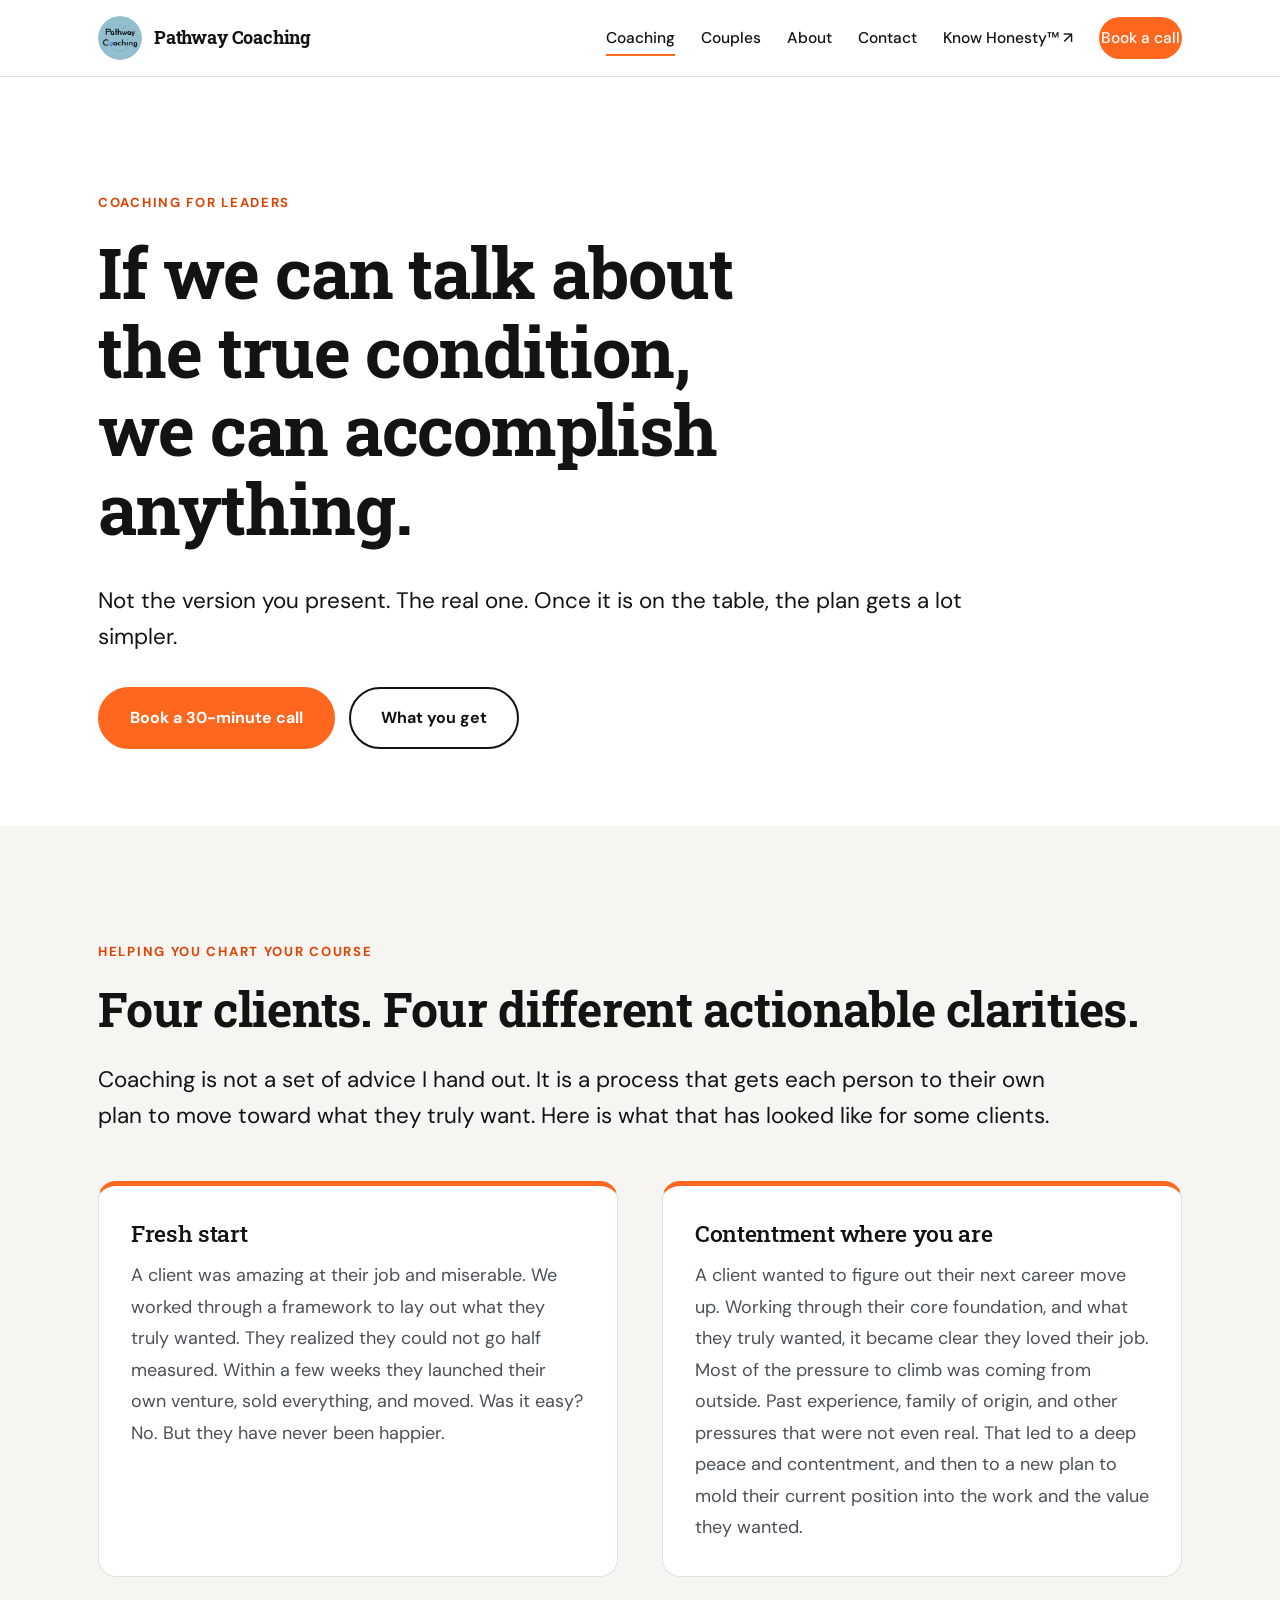
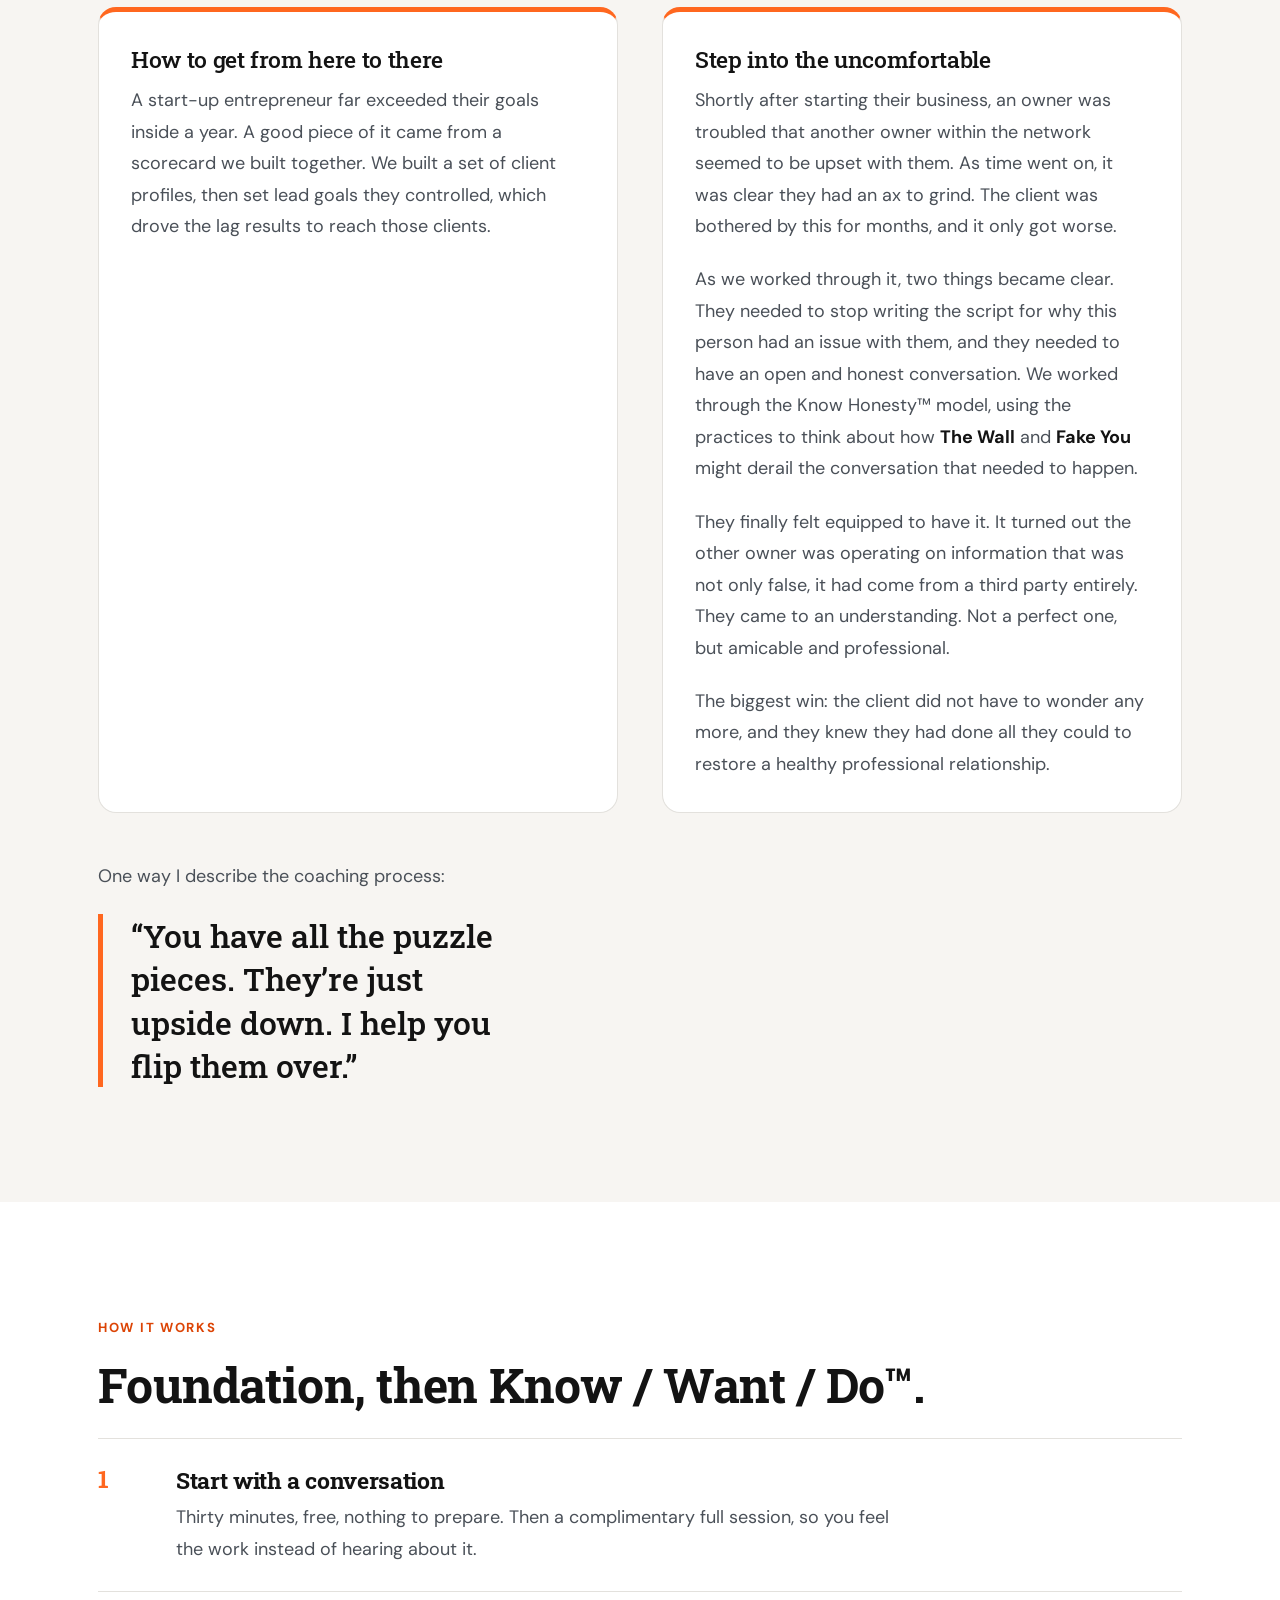
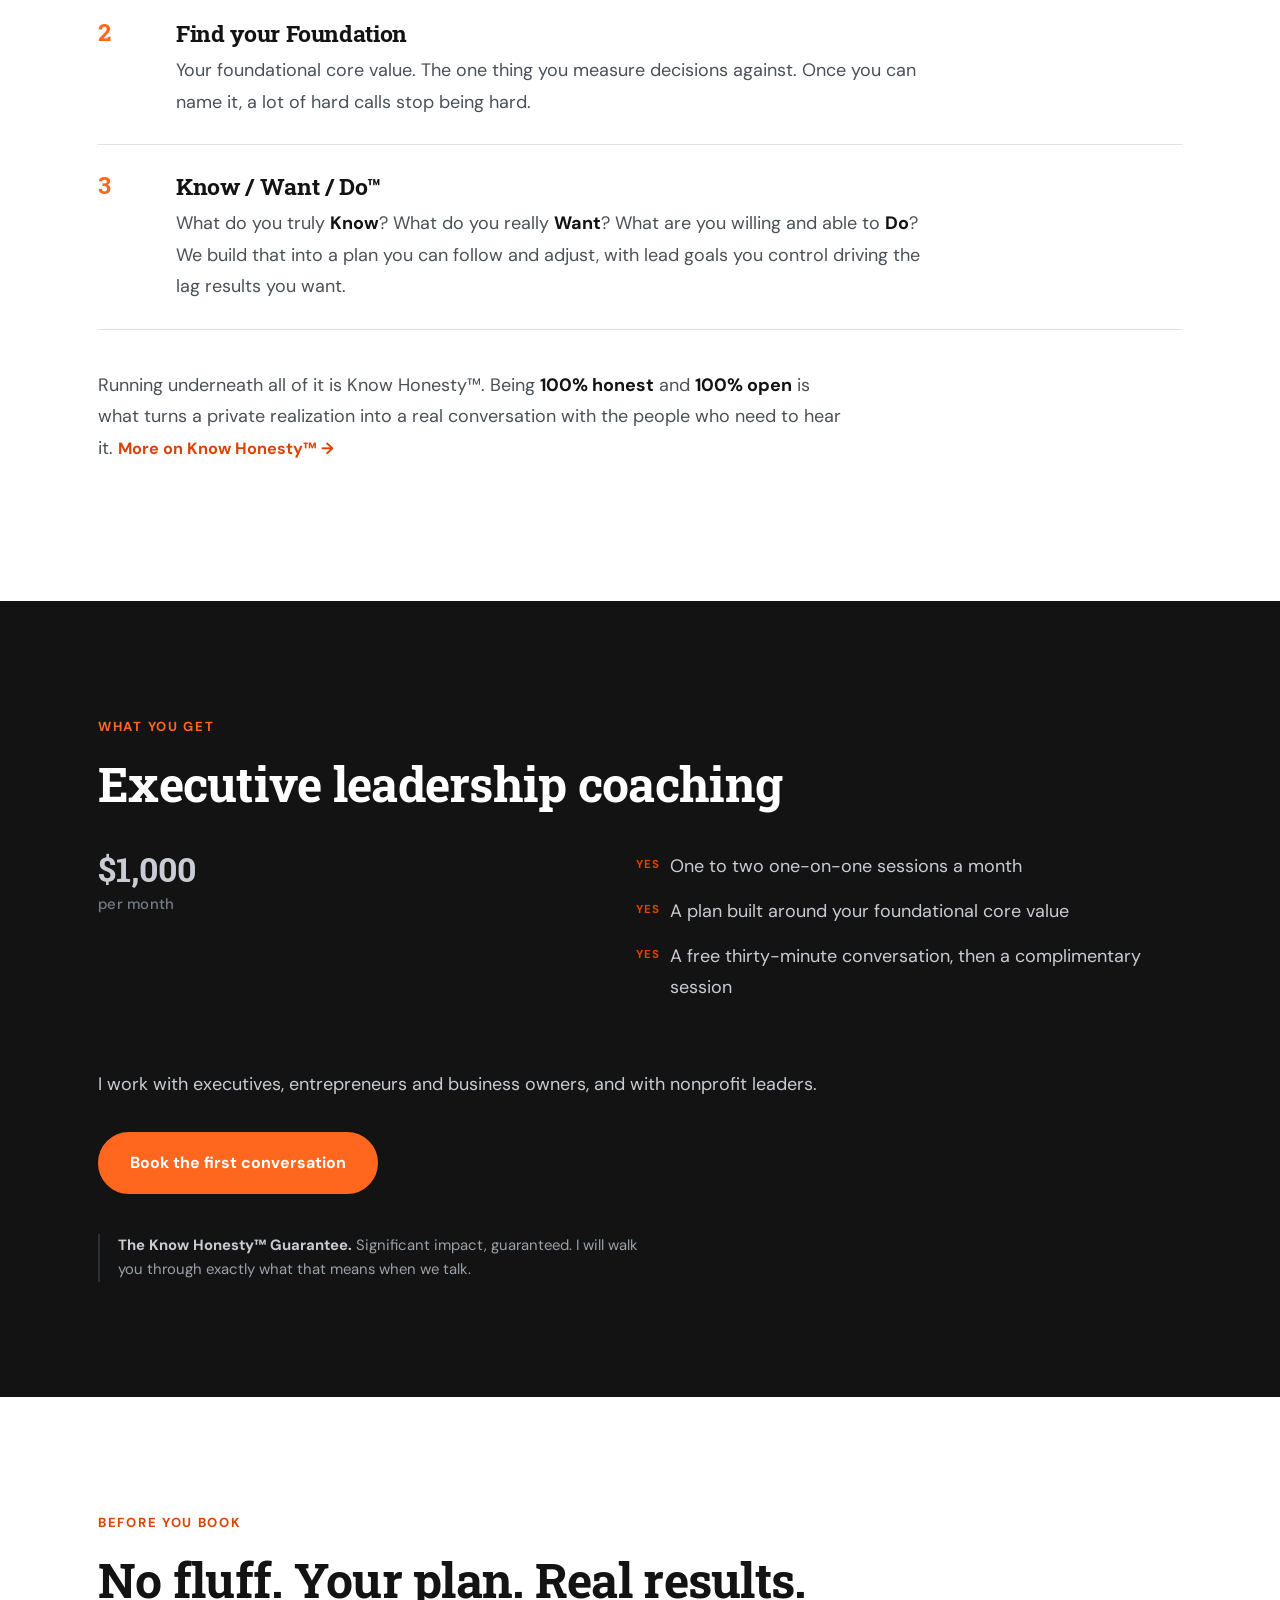
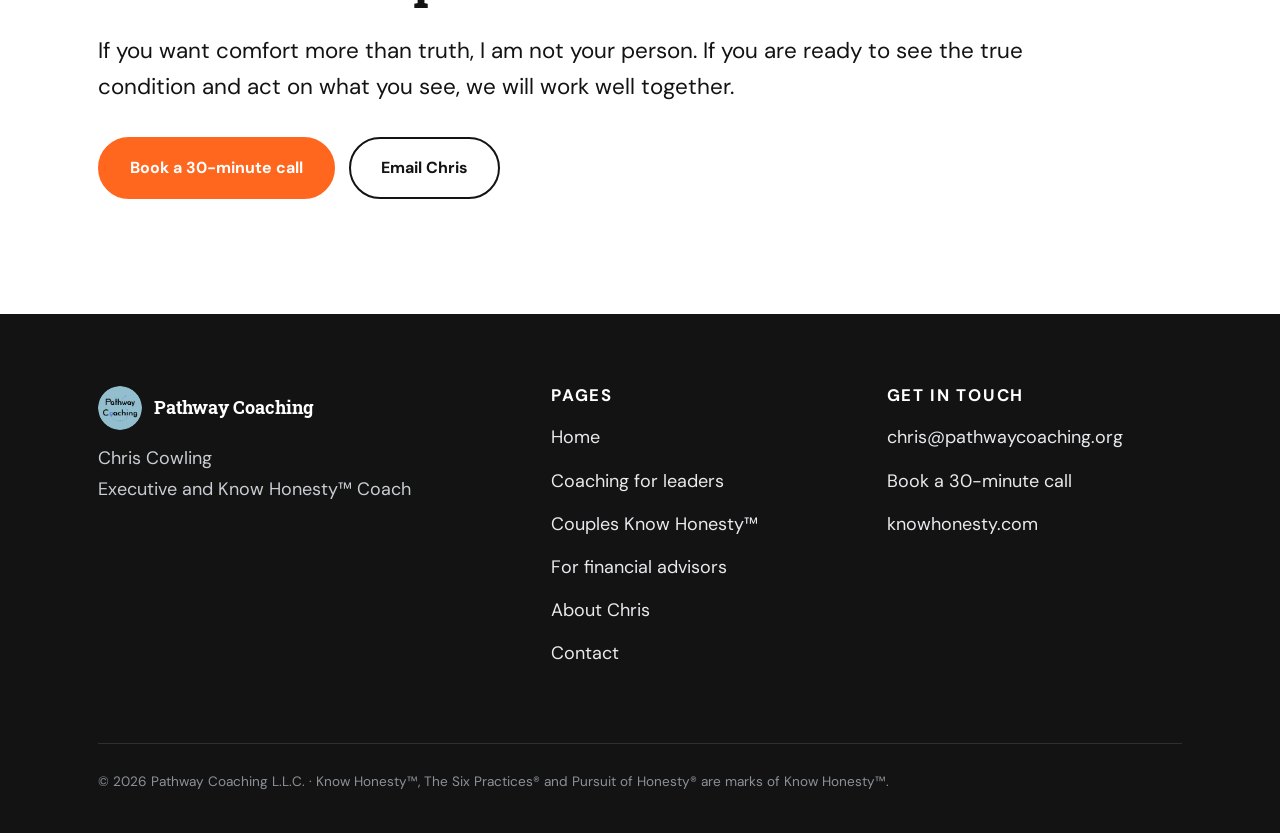
<file: pastors.html>
<!DOCTYPE html>
<html lang="en">
<head>
<meta charset="utf-8" />
<meta name="viewport" content="width=device-width, initial-scale=1" />
<title>Moved | Pathway Coaching</title>
<link rel="canonical" href="https://pathwaycoaching.org/coaching.html" />
<meta http-equiv="refresh" content="0; url=coaching.html" />
<link href="https://fonts.googleapis.com/css2?family=DM+Sans:wght@400;500;700&family=Roboto+Slab:wght@400;500;700&display=swap" rel="stylesheet" />
<link rel="stylesheet" href="assets/css/styles.css" />
</head>
<body>
<main id="main"><section class="hero"><div class="container">
<h1>This page moved.</h1>
<p>You're being sent to <a href="coaching.html">Executive Coaching</a>. If nothing happens, use the link.</p>
<div class="btn-row"><a class="btn" href="coaching.html">Go to Executive Coaching</a></div>
</div></section></main>
</body>
</html>
</file>
<file: assets/css/styles.css>
/* ============================================================
   Pathway Coaching 2.0
   Light. White paper, black type, Know Honesty orange accent.
   Logo blues used as soft tints only. The logo file is untouched.
   Fonts match knowhonesty.com: Roboto Slab + DM Sans.
   Built for easy reading: short lines, generous spacing,
   left aligned, colour always paired with a word.
   ============================================================ */

:root {
  --ink:        #131313;
  --ink-soft:   #4A5058;
  --ink-faint:  #767D87;

  --paper:      #FFFFFF;
  --paper-warm: #F7F5F2;
  --paper-cool: #F2F6F8;
  --line:       #E3E1DD;

  /* Know Honesty orange, the accent */
  --orange:      #FF671F;
  --orange-deep: #DC4405;
  --orange-tint: #FFF1EA;

  /* Pathway logo blues, soft support only */
  --sky:        #93BECE;
  --sky-tint:   #EAF2F5;
  --pin:        #5B7FE0;

  --max-w:      1140px;
  --read-w:     62ch;

  --slab: "Roboto Slab", Georgia, serif;
  --sans: "DM Sans", -apple-system, BlinkMacSystemFont, "Segoe UI", sans-serif;
}

* { box-sizing: border-box; }
html { scroll-behavior: smooth; }

body {
  margin: 0;
  font-family: var(--sans);
  font-size: 18px;
  line-height: 1.75;
  color: var(--ink);
  background: var(--paper);
  -webkit-font-smoothing: antialiased;
  text-align: left;
}

/* ---------- Type ---------- */

h1, h2, h3 {
  font-family: var(--slab);
  color: var(--ink);
  font-weight: 700;
  line-height: 1.12;
  letter-spacing: -0.015em;
  margin: 0 0 0.5em;
}

h1 { font-size: clamp(2.5rem, 6vw, 4.4rem); }
h2 { font-size: clamp(1.9rem, 3.8vw, 3rem); margin-bottom: 0.55em; }
h3 { font-size: clamp(1.2rem, 1.9vw, 1.45rem); font-weight: 500; line-height: 1.3; }

.eyebrow {
  font-family: var(--sans);
  font-size: 0.82rem;
  font-weight: 700;
  letter-spacing: 0.13em;
  text-transform: uppercase;
  color: var(--orange-deep);
  margin: 0 0 1.1rem;
}

p { margin: 0 0 1.2em; max-width: var(--read-w); color: var(--ink-soft); }
.lead { font-size: clamp(1.15rem, 2vw, 1.4rem); line-height: 1.6; color: var(--ink); }
strong { font-weight: 700; color: var(--ink); }

ul, ol { max-width: var(--read-w); padding-left: 1.15em; margin: 0 0 1.4em; }
li { margin-bottom: 0.75em; color: var(--ink-soft); }
li strong { color: var(--ink); }

a { color: var(--orange-deep); text-decoration: none; font-weight: 500; }
a:hover, a:focus { text-decoration: underline; }
img { max-width: 100%; height: auto; display: block; }

.mark { background: var(--orange-tint); box-shadow: 0 0 0 3px var(--orange-tint); }

/* ---------- Layout ---------- */

.container { width: 100%; max-width: var(--max-w); margin: 0 auto; padding: 0 28px; }

section { padding: clamp(4rem, 9vw, 7.5rem) 0; }
section.tight { padding: clamp(3rem, 6vw, 5rem) 0; }

.band-warm { background: var(--paper-warm); }
.band-cool { background: var(--paper-cool); }
.band-ink  { background: var(--ink); }
.band-ink h1, .band-ink h2, .band-ink h3, .band-ink strong { color: var(--paper); }
.band-ink p, .band-ink li { color: #C9CDD3; }
.band-ink .eyebrow { color: var(--orange); }
.band-ink .stat b { color: var(--paper); }
.band-ink a { color: var(--orange); }

.divider { border: 0; border-top: 1px solid var(--line); margin: 0; }

/* ---------- Skip link ---------- */

.skip {
  position: absolute; left: -999px; top: 0; z-index: 100;
  background: var(--ink); color: var(--paper);
  padding: 14px 22px; border-radius: 0 0 8px 0;
}
.skip:focus { left: 0; }

/* ---------- Header ---------- */

.site-header {
  position: sticky; top: 0; z-index: 50;
  background: rgba(255,255,255,0.94);
  backdrop-filter: saturate(180%) blur(12px);
  border-bottom: 1px solid var(--line);
}

.nav-bar { display: flex; align-items: center; justify-content: space-between; gap: 20px; min-height: 76px; }

.brand {
  display: inline-flex; align-items: center; gap: 12px;
  font-family: var(--slab); font-weight: 700; font-size: 1.12rem;
  color: var(--ink); letter-spacing: -0.01em;
}
.brand:hover { text-decoration: none; }
.brand img { width: 44px; height: 44px; border-radius: 50%; }

.nav-links { display: flex; align-items: center; gap: 26px; list-style: none; margin: 0; padding: 0; max-width: none; }
.nav-links li { margin: 0; }
.nav-links a {
  color: var(--ink); font-size: 0.97rem; font-weight: 500;
  padding: 6px 0; border-bottom: 2px solid transparent;
}
.nav-links a:hover, .nav-links a:focus { text-decoration: none; border-bottom-color: var(--orange); }
.nav-links a[aria-current="page"] { border-bottom-color: var(--orange); }
.nav-links a.btn, .nav-links a.btn:hover { border-bottom: 0; }

.nav-toggle {
  display: none; background: none; border: 1px solid var(--line);
  border-radius: 8px; font-size: 1.3rem; line-height: 1;
  padding: 9px 13px; color: var(--ink); cursor: pointer;
}

/* ---------- Buttons ---------- */

.btn, .btn-ghost {
  display: inline-block; border-radius: 999px;
  font-family: var(--sans); font-size: 1rem; font-weight: 700;
  padding: 15px 30px; text-align: center; cursor: pointer;
  transition: background .15s ease, color .15s ease, border-color .15s ease;
}
.btn { background: var(--orange); color: #fff; border: 2px solid var(--orange); }
.btn:hover, .btn:focus { background: var(--orange-deep); border-color: var(--orange-deep); color: #fff; text-decoration: none; }

.btn-ghost { background: transparent; color: var(--ink); border: 2px solid var(--ink); }
.btn-ghost:hover, .btn-ghost:focus { background: var(--ink); color: var(--paper); text-decoration: none; }

.band-ink .btn-ghost { color: var(--paper); border-color: var(--paper); }
.band-ink .btn-ghost:hover { background: var(--paper); color: var(--ink); }

.btn-row { display: flex; flex-wrap: wrap; gap: 14px; margin: 2rem 0 0; }

.arrow-link { font-weight: 700; font-size: 1.02rem; display: inline-block; }
.arrow-link::after { content: " \2192"; }

/* ---------- Hero ---------- */

.hero { padding: clamp(4rem, 9vw, 8rem) 0 clamp(3rem, 6vw, 5rem); }
.hero h1 { max-width: 16ch; }
.hero .lead { max-width: 54ch; }

/* ---------- Two doors ---------- */

.doors { display: grid; grid-template-columns: repeat(2, 1fr); gap: 24px; margin-top: 2.5rem; }

.door {
  display: block; padding: 34px 32px 30px;
  border: 1px solid var(--line); border-radius: 18px;
  background: var(--paper); color: var(--ink);
  transition: border-color .15s ease, transform .15s ease;
}
.door:hover, .door:focus { text-decoration: none; border-color: var(--orange); transform: translateY(-3px); }
.door h3 { margin-bottom: 0.4em; font-weight: 700; font-family: var(--slab); }
.door p { color: var(--ink-soft); margin-bottom: 1rem; font-size: 1rem; }
.door .arrow-link { color: var(--orange-deep); }

/* ---------- Grids ---------- */

.grid-2 { display: grid; grid-template-columns: repeat(2, 1fr); gap: 30px 44px; }
.grid-3 { display: grid; grid-template-columns: repeat(3, 1fr); gap: 30px 40px; }
.grid-2 p, .grid-3 p, .grid-2 ul, .grid-3 ul { max-width: none; }

.split { display: grid; grid-template-columns: 1fr 1.15fr; gap: clamp(2rem, 5vw, 4.5rem); align-items: start; }

/* ---------- Cards ---------- */

.card {
  background: var(--paper); border: 1px solid var(--line);
  border-radius: 18px; padding: 32px;
}
.card h3 { margin-bottom: 0.5em; }
.card p:last-child, .card ul:last-child { margin-bottom: 0; }

.card-accent { border-top: 5px solid var(--orange); }

/* ---------- Numbered steps ---------- */

.steps { list-style: none; padding: 0; max-width: none; counter-reset: step; }
.steps > li {
  display: grid; grid-template-columns: 56px 1fr; gap: 22px;
  padding: 26px 0; border-top: 1px solid var(--line); margin: 0;
}
.steps > li:last-child { border-bottom: 1px solid var(--line); }
.steps > li::before {
  counter-increment: step; content: counter(step);
  font-family: var(--slab); font-weight: 700; font-size: 1.5rem;
  color: var(--orange); line-height: 1.2;
}
.steps h3 { margin-bottom: 0.3em; font-weight: 700; }
.steps p { margin-bottom: 0; }

/* ---------- Stats ---------- */

.stats { display: grid; grid-template-columns: repeat(4, 1fr); gap: 24px; margin: 2.5rem 0 0; }
.stat { border-top: 3px solid var(--sky); padding-top: 16px; }
.stat b { display: block; font-family: var(--slab); font-size: 1.85rem; font-weight: 700; line-height: 1.1; color: var(--ink); }
.stat span { display: block; font-size: 0.93rem; color: var(--ink-faint); margin-top: 6px; line-height: 1.45; }

/* ---------- Facts and figures ---------- */

.facts { list-style: none; padding: 0; max-width: none; }
.facts li { border-top: 1px solid var(--line); padding: 22px 0; margin: 0; }
.facts li:last-child { border-bottom: 1px solid var(--line); }
.facts b { display: block; color: var(--ink); font-size: 1.05rem; margin-bottom: 4px; font-weight: 700; }
.facts cite { display: block; font-style: normal; font-size: 0.88rem; color: var(--ink-faint); margin-top: 8px; }

/* ---------- Tick and cross lists. Colour always paired with a word. ---------- */

.ticks, .crosses { list-style: none; padding: 0; }
.ticks li, .crosses li { padding-left: 34px; position: relative; }
.ticks li::before { content: "Yes"; color: var(--orange-deep); }
.crosses li::before { content: "No"; color: var(--ink-faint); }
.ticks li::before, .crosses li::before {
  position: absolute; left: 0; top: 0;
  font-size: 0.72rem; font-weight: 700; letter-spacing: 0.06em; text-transform: uppercase;
  line-height: 2.5;
}

/* ---------- Pull quote from Chris ---------- */

.says {
  font-family: var(--slab); font-weight: 500;
  font-size: clamp(1.4rem, 2.7vw, 2rem); line-height: 1.35;
  color: var(--ink); max-width: 24ch;
  border-left: 5px solid var(--orange); padding-left: 28px; margin: 0;
}
.band-ink .says { color: var(--paper); }

/* ---------- Story block ---------- */

.story { background: var(--paper-warm); border-radius: 18px; padding: clamp(28px, 4vw, 48px); }
.story p { max-width: 58ch; }
.story p:last-child { margin-bottom: 0; }

/* ---------- Price line ---------- */

.price {
  font-family: var(--slab); font-size: 2.1rem; font-weight: 700;
  color: var(--ink); line-height: 1.1; margin: 0 0 0.15em;
}
.price small { display: block; font-family: var(--sans); font-size: 0.93rem; font-weight: 500; color: var(--ink-faint); letter-spacing: 0.02em; margin-top: 8px; }

/* ---------- Portrait ---------- */

.portrait { border-radius: 18px; width: 100%; }
.portrait-wrap { position: sticky; top: 110px; }

/* ---------- Workshop photos ---------- */

.photo-row { display: grid; gap: 18px; margin-top: 3rem; }
.photo-row figure, .photo { margin: 0; }
.photo-row img, .photo img { display: block; width: 100%; height: 440px; object-fit: cover; border-radius: 18px; }
.photo img { height: auto; aspect-ratio: 4 / 5; }
.photo-row figcaption, .photo figcaption { font-size: 0.88rem; color: var(--ink-faint); margin-top: 10px; }
.band-ink .photo figcaption { color: #C9CDD3; }
.photo-row.wide-tall { grid-template-columns: 2fr 1fr; }
.photo-row.three { grid-template-columns: repeat(3, 1fr); }

/* ---------- Event card ---------- */

.event { border: 2px solid var(--ink); border-radius: 18px; padding: 32px; background: var(--paper); }
.event dl { margin: 0 0 1.5rem; }
.event dt { font-size: 0.78rem; font-weight: 700; letter-spacing: 0.1em; text-transform: uppercase; color: var(--ink-faint); margin-top: 18px; }
.event dt:first-of-type { margin-top: 0; }
.event dd { margin: 4px 0 0; font-size: 1.08rem; color: var(--ink); font-weight: 500; }

/* ---------- Footer ---------- */

.site-footer { background: var(--ink); color: #C9CDD3; padding: 4.5rem 0 2.5rem; }
.site-footer h2 { color: var(--paper); font-size: 1.05rem; font-family: var(--sans); font-weight: 700; letter-spacing: 0.1em; text-transform: uppercase; margin-bottom: 1.1rem; }
.site-footer a { color: #E8EAED; font-weight: 400; }
.site-footer a:hover { color: var(--orange); }
.site-footer ul { list-style: none; padding: 0; max-width: none; }
.site-footer li { margin-bottom: 0.65em; color: #C9CDD3; }
.site-footer p { color: #C9CDD3; }
.footer-grid { display: grid; grid-template-columns: 1.4fr 1fr 1fr; gap: 40px; }
.footer-brand { display: flex; align-items: center; gap: 12px; font-family: var(--slab); font-weight: 700; color: var(--paper); font-size: 1.12rem; margin-bottom: 0.8rem; }
.footer-brand img { width: 44px; height: 44px; border-radius: 50%; }
.footer-legal { border-top: 1px solid #2C2F34; margin-top: 3rem; padding-top: 1.6rem; font-size: 0.85rem; }
.footer-legal p { color: #8B9199; max-width: none; margin: 0; }

/* ---------- Responsive ---------- */

@media (max-width: 900px) {
  .nav-toggle { display: block; }
  .nav-links {
    display: none; position: absolute; top: 76px; left: 0; right: 0;
    flex-direction: column; align-items: stretch; gap: 0;
    background: var(--paper); border-bottom: 1px solid var(--line);
    padding: 10px 28px 22px;
  }
  .nav-links.open { display: flex; }
  .nav-links li { border-top: 1px solid var(--line); }
  .nav-links li:first-child { border-top: 0; }
  .nav-links a { display: block; padding: 15px 0; border-bottom: 0; }
  .nav-links a[aria-current="page"] { color: var(--orange-deep); border-bottom: 0; }
  .nav-links a.btn { display: block; margin-top: 16px; }

  .split, .grid-2, .grid-3, .doors { grid-template-columns: 1fr; }
  .stats { grid-template-columns: repeat(2, 1fr); }
  .footer-grid { grid-template-columns: 1fr; gap: 34px; }
  .portrait-wrap { position: static; }
  .photo-row.wide-tall, .photo-row.three { grid-template-columns: 1fr; }
  .photo-row img { height: 340px; }
}

@media (max-width: 520px) {
  body { font-size: 17px; }
  .container { padding: 0 20px; }
  .stats { grid-template-columns: 1fr; }
  .btn, .btn-ghost { width: 100%; }
  .steps > li { grid-template-columns: 40px 1fr; gap: 14px; }
}

@media (prefers-reduced-motion: reduce) {
  * { transition: none !important; scroll-behavior: auto !important; }
}

/* ---------- Quiet note. For things that are explained in person. ---------- */

.note {
  font-size: 0.93rem; line-height: 1.6; color: var(--ink-faint);
  border-left: 2px solid var(--line); padding-left: 18px;
  max-width: 54ch; margin: 2.5rem 0 0;
}
.note b { color: var(--ink-soft); font-weight: 700; }
.band-ink .note { color: #9BA1A9; border-left-color: #2C2F34; }
.band-ink .note b { color: #C9CDD3; }

/* ---------- Button colour, locked ----------
   .band-ink a and .nav-links a are more specific than .btn, so they were
   repainting solid buttons orange on orange. These win them back. ---------- */

a.btn,
.band-ink a.btn,
.nav-links a.btn,
.site-footer a.btn,
a.btn:hover, a.btn:focus,
.band-ink a.btn:hover, .band-ink a.btn:focus,
.nav-links a.btn:hover, .nav-links a.btn:focus { color: #fff; }

a.btn-ghost,
.band-ink a.btn-ghost,
.nav-links a.btn-ghost { color: var(--ink); }
.band-ink a.btn-ghost { color: var(--paper); }
a.btn-ghost:hover, a.btn-ghost:focus,
.nav-links a.btn-ghost:hover { color: var(--paper); }
.band-ink a.btn-ghost:hover, .band-ink a.btn-ghost:focus { color: var(--ink); }

/* ---------- Quiet price. For secondary offers that must not shout. ---------- */

.price-sm {
  font-size: 1.05rem; color: var(--ink); margin: 1.6rem 0 0;
  padding-top: 1.1rem; border-top: 1px solid var(--line);
}
.price-sm b { font-family: var(--slab); font-size: 1.5rem; font-weight: 700; }
</file>
